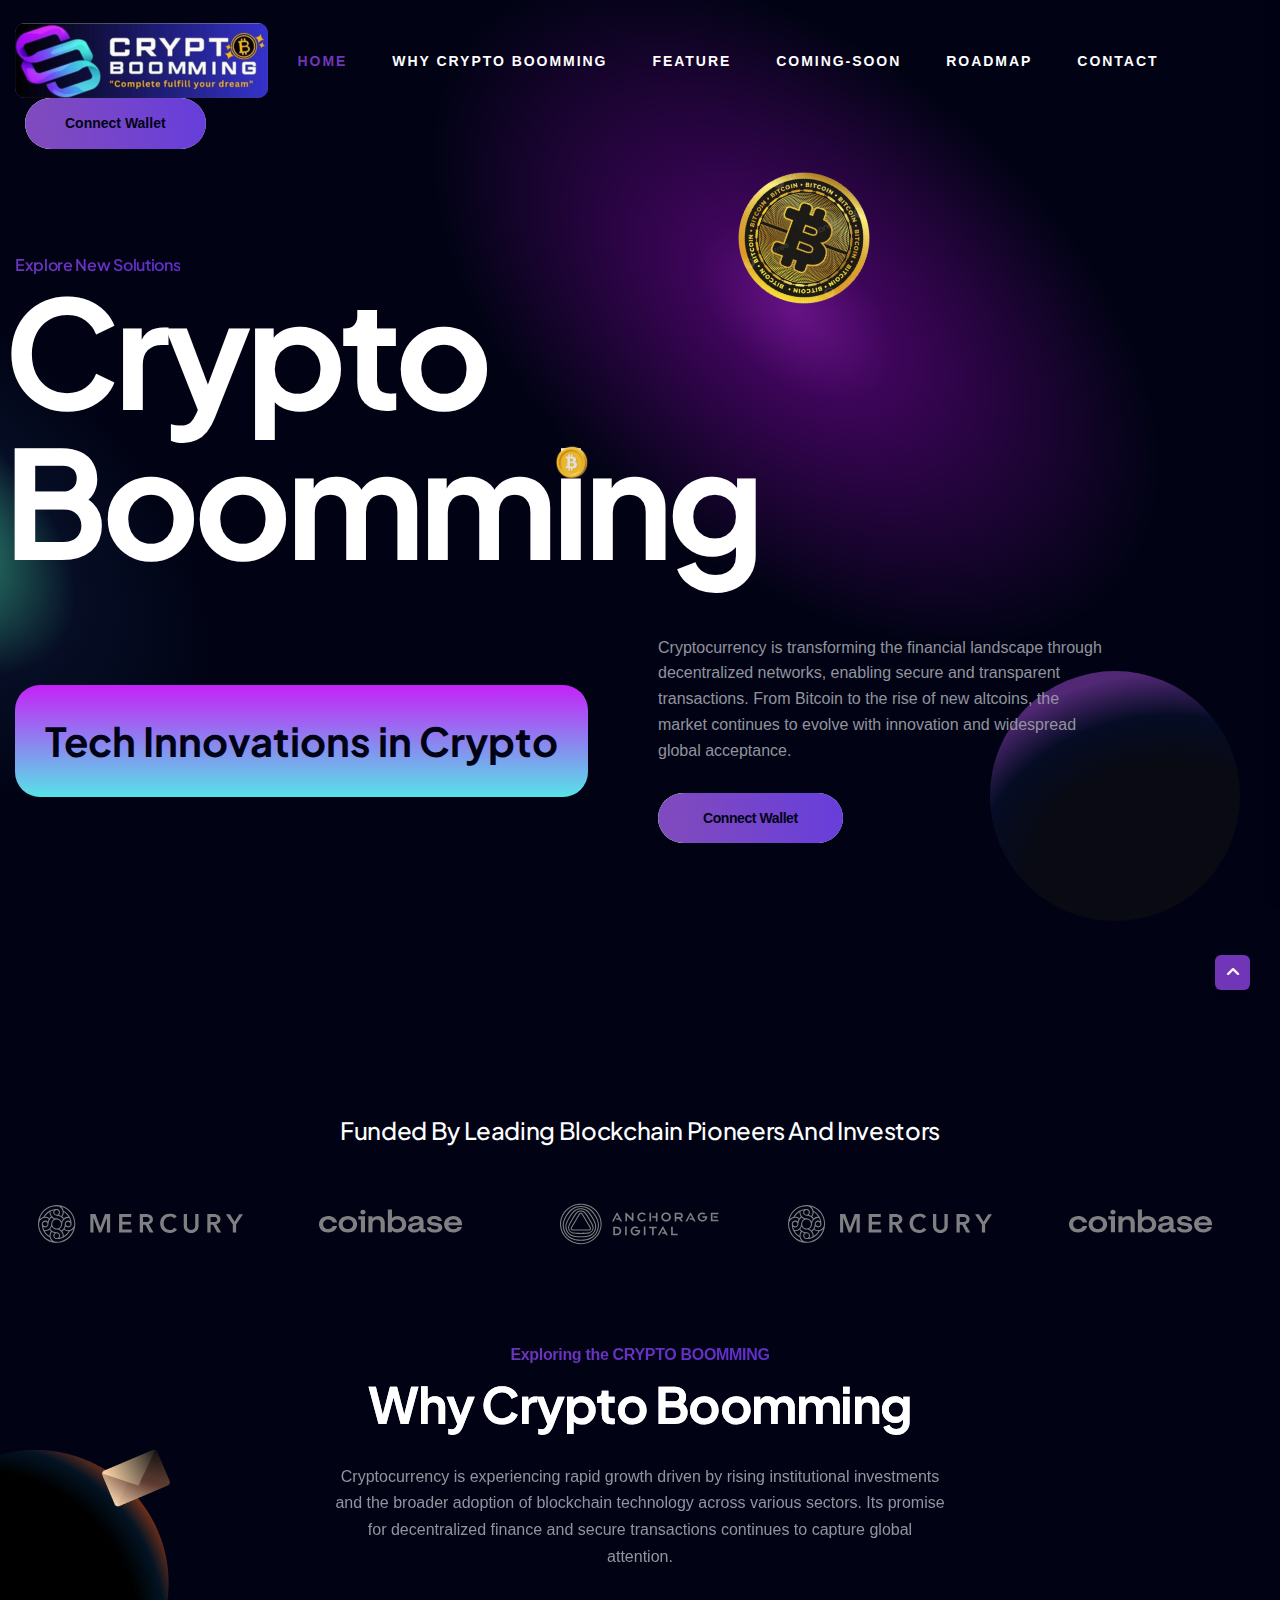
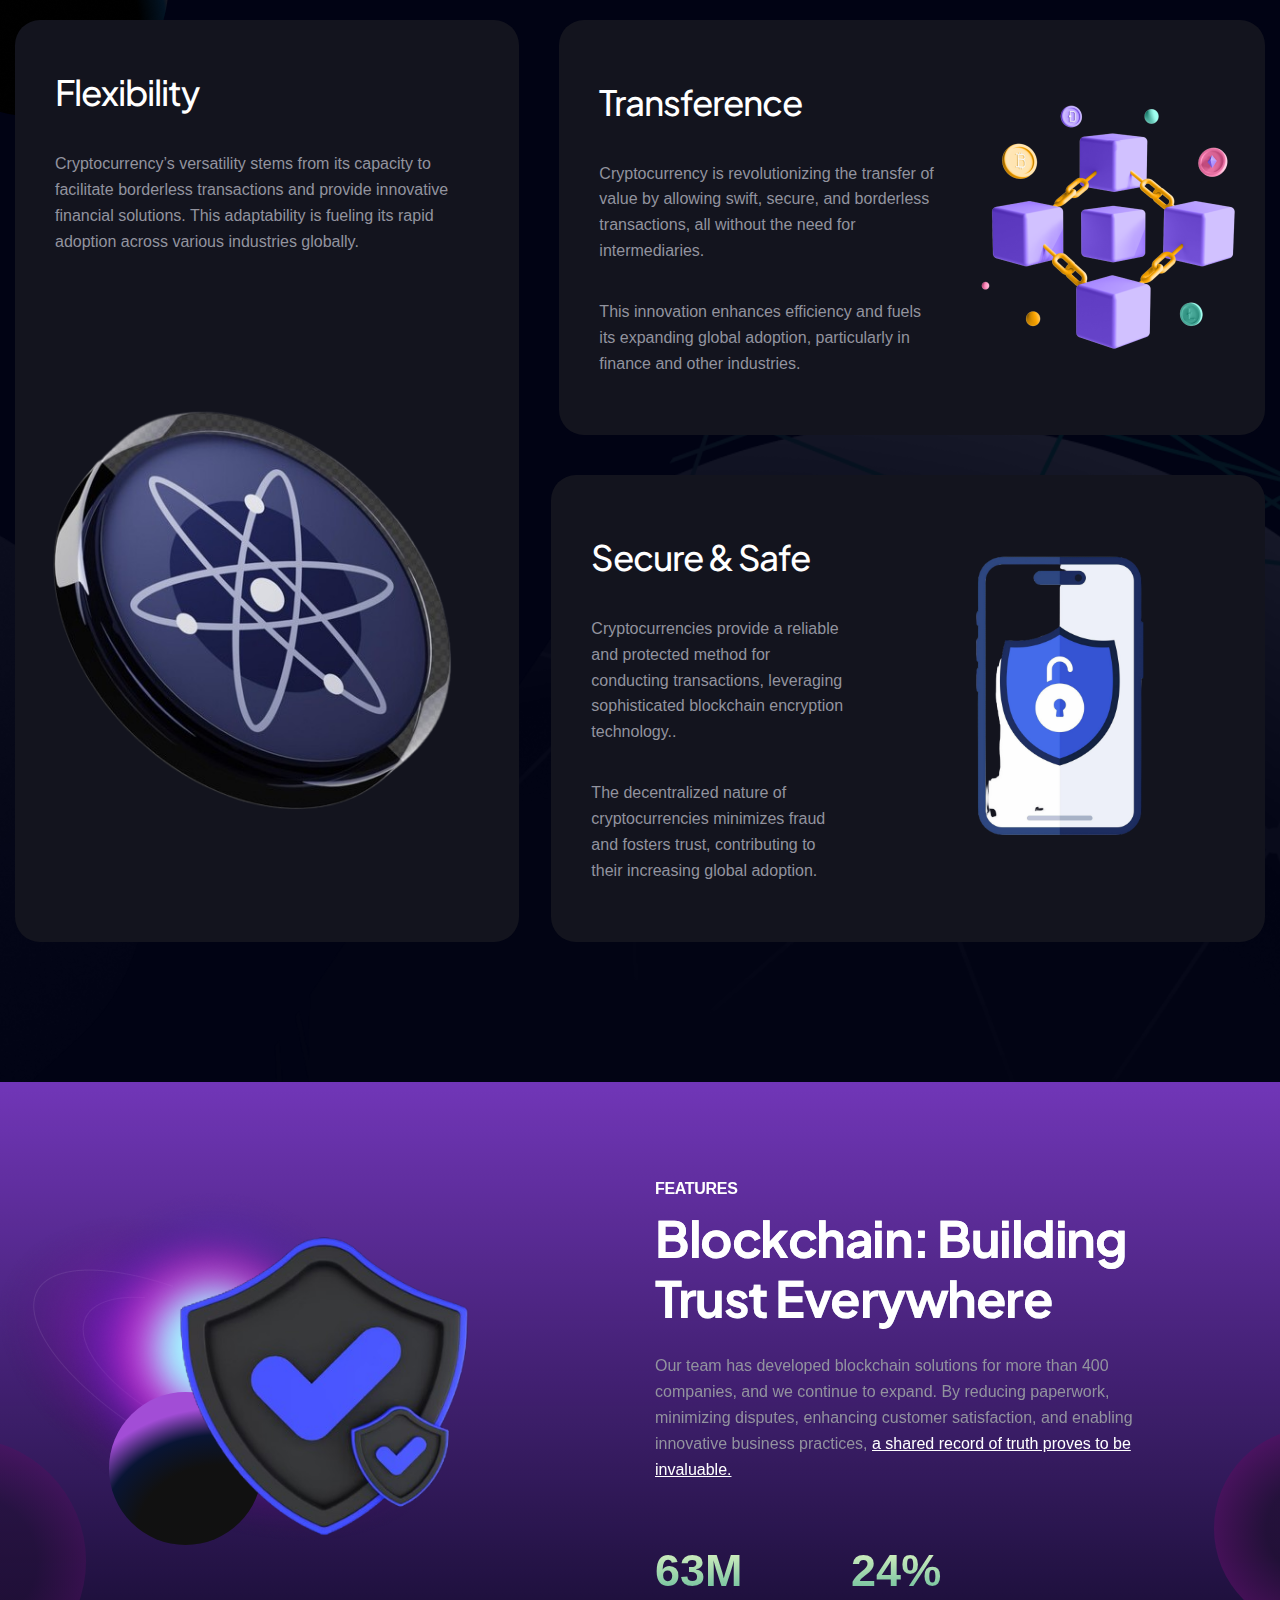
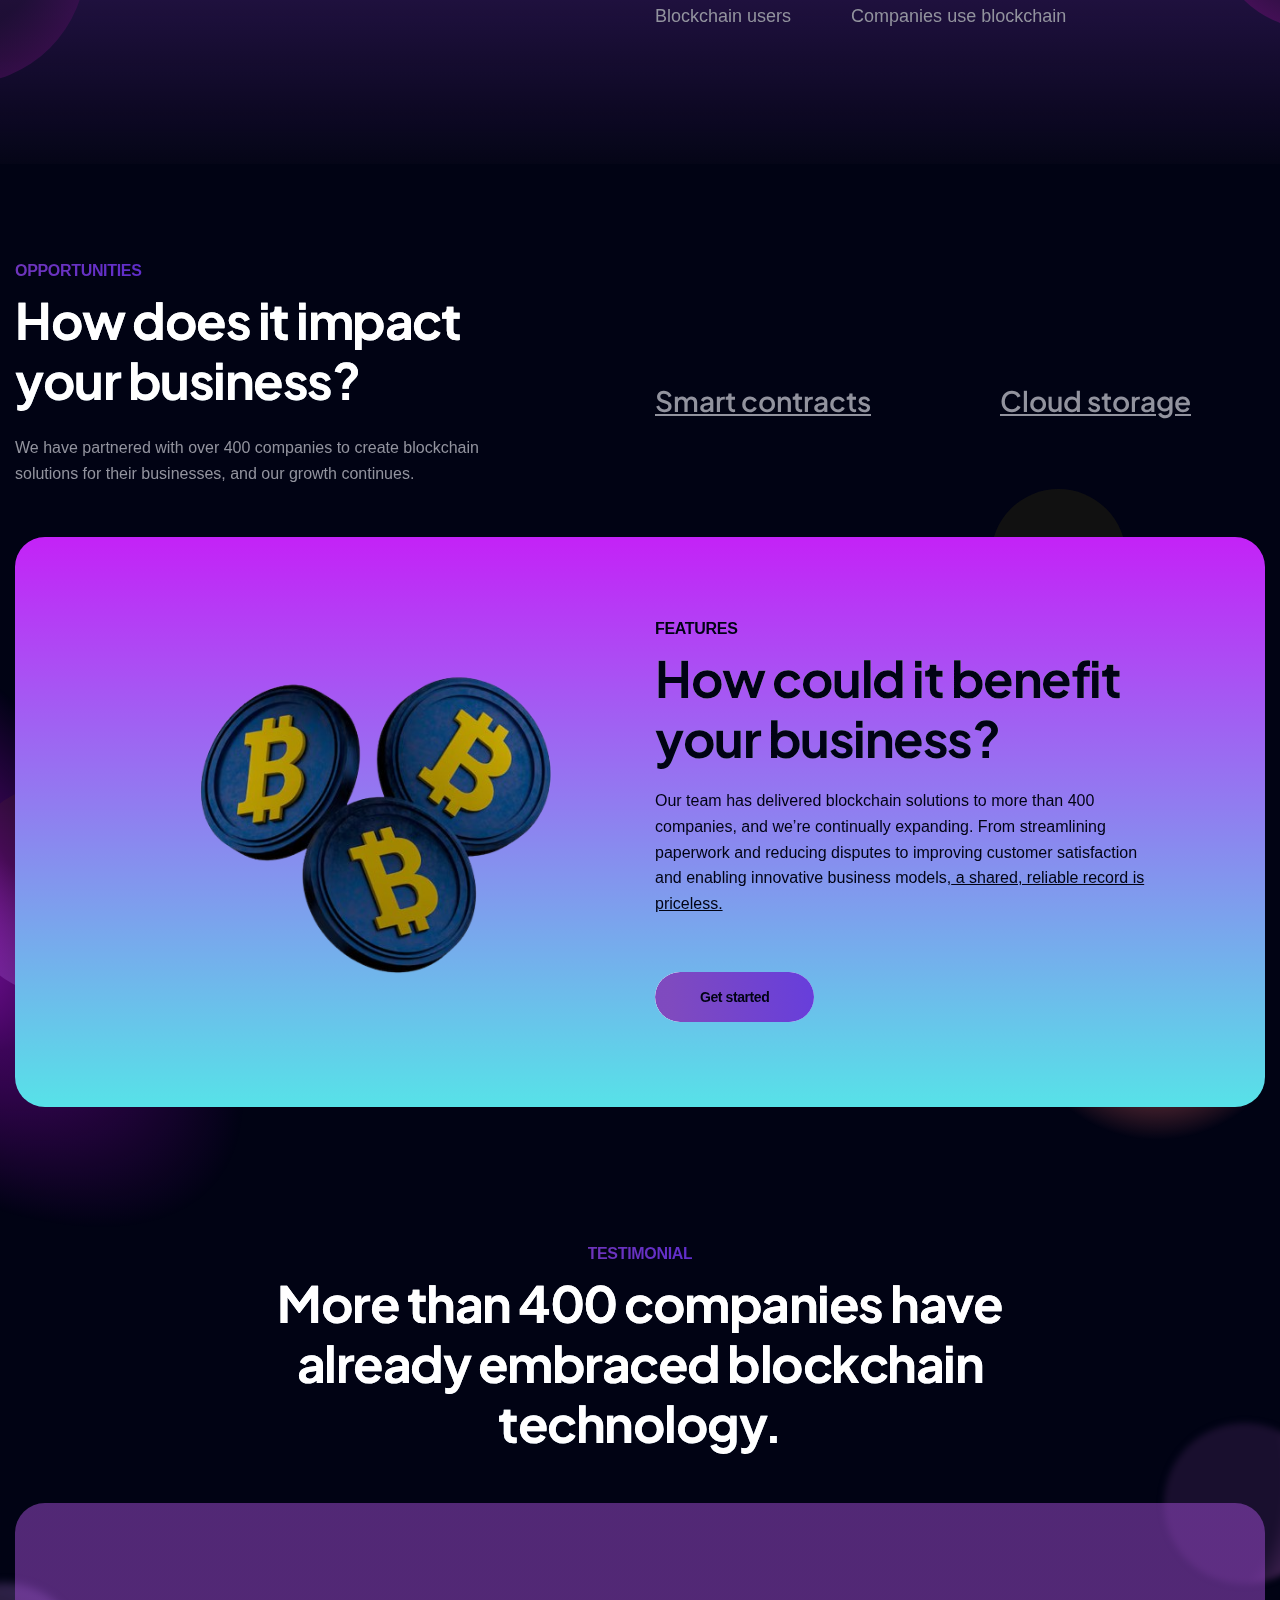
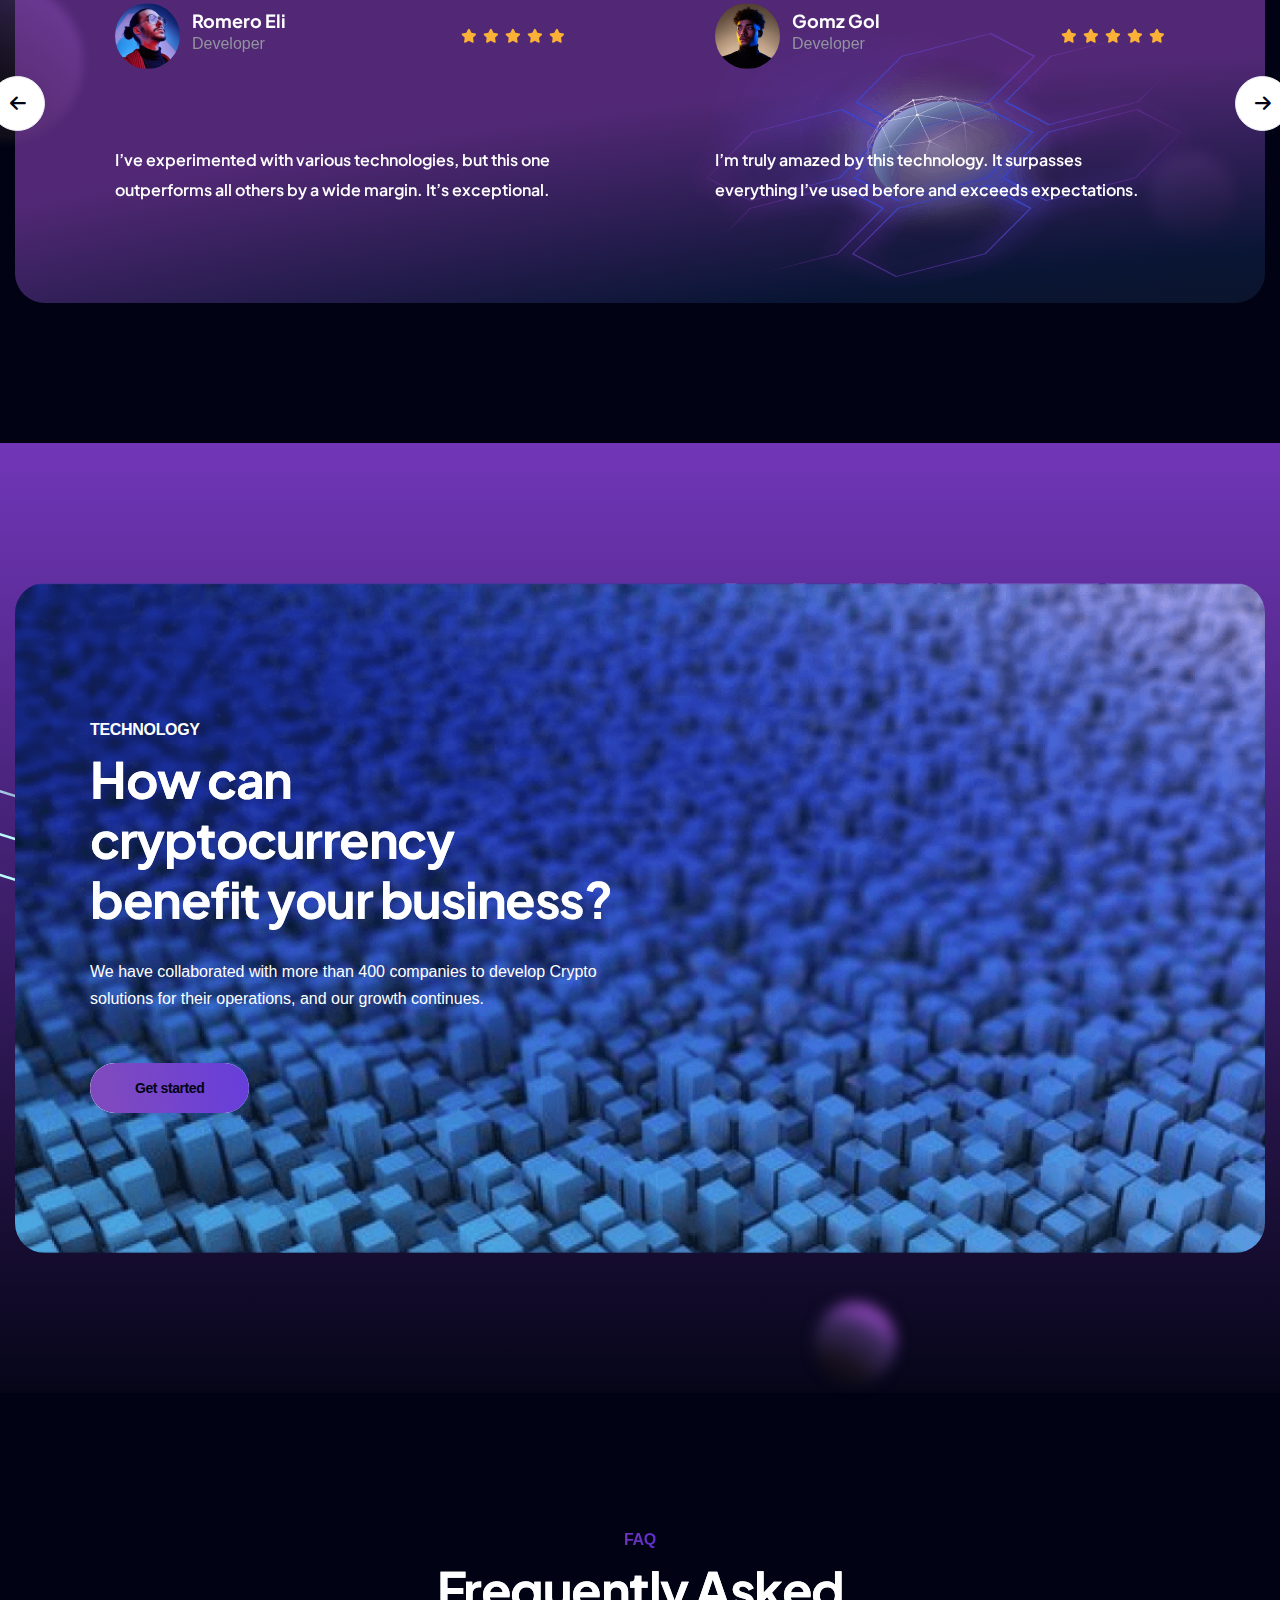
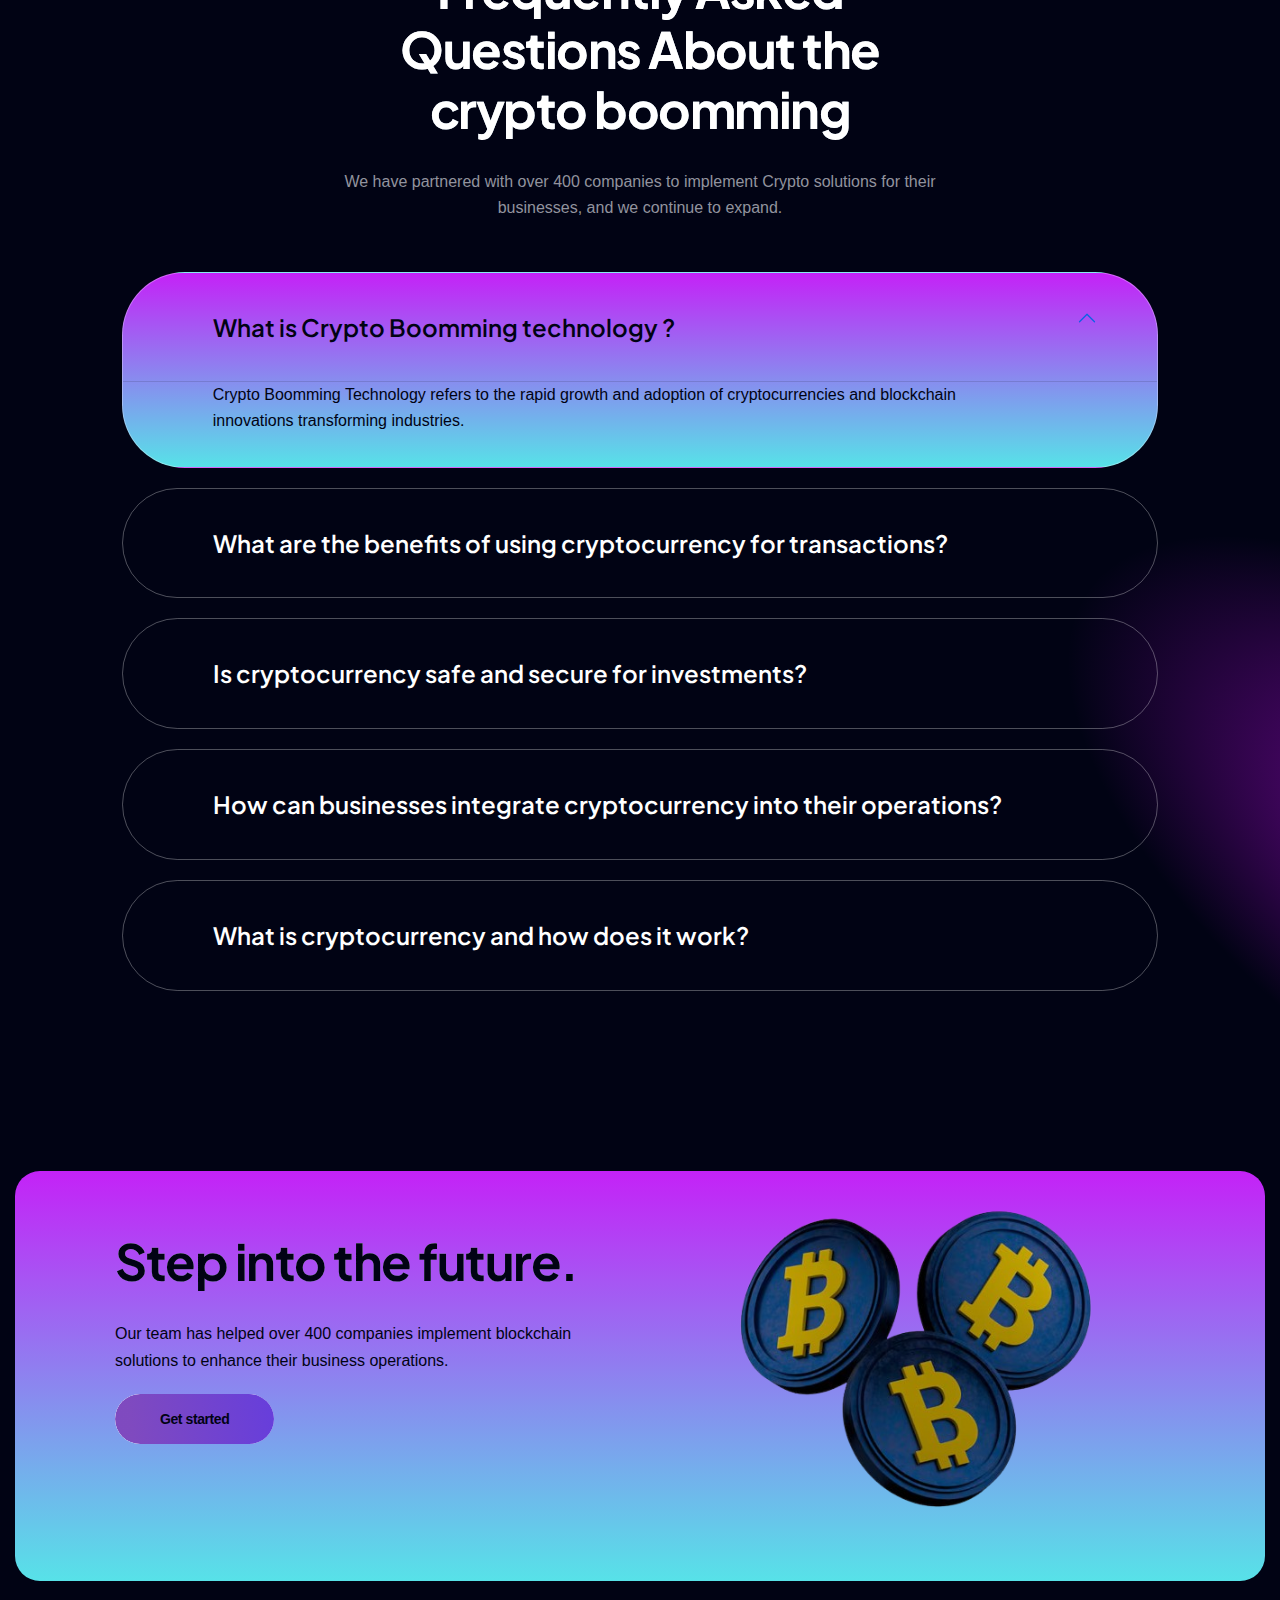
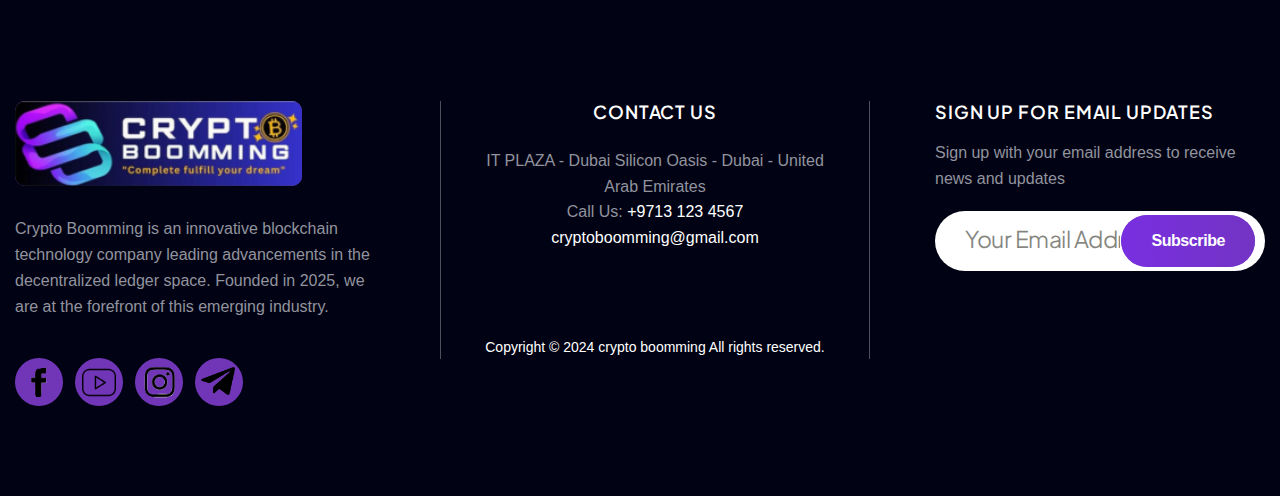
<file: index.html>
<!doctype html>
<html class="no-js" lang="zxx">

<head>
    <meta charset="utf-8">
    <meta http-equiv="x-ua-compatible" content="ie=edge">
    <title>CRYPTO BOOMMING</title>
    <meta name="description" content="cryptoboomming ">
    <meta name="viewport" content="width=device-width, initial-scale=1">

    <link rel="shortcut icon" type="image/x-icon" href="assets/img/image_2024_12_10T09_05_33_521Z-removebg-preview.png">
    <!-- Place favicon.ico in the root directory  -->
    <link rel="stylesheet" href="https://cdnjs.cloudflare.com/ajax/libs/font-awesome/6.7.2/css/all.min.css">
    <!-- CSS here -->
    <link rel="stylesheet" href="assets/css/bootstrap.min.css">
    <link rel="stylesheet" href="assets/css/animate.min.css">
    <!-- <link rel="stylesheet" href="assets/css/fontawesome-all.min.css"> -->
    <link rel="stylesheet" href="assets/css/magnific-popup.min.css">
    <link rel="stylesheet" href="assets/css/slick.css">
    <link rel="stylesheet" href="assets/css/default.css">
    <link rel="stylesheet" href="assets/css/style.css">
    <link rel="stylesheet" href="assets/css/responsive.css">
</head>

<body class="home-purple-gradient">
    <!--********************************
   		Code Start From Here
	******************************** -->

    <!--==============================
     Preloader
    ==============================-->
    <!-- <div id="preloader">
        <div class="spinner">
            <div class="rect1"></div>
            <div class="rect2"></div>
            <div class="rect3"></div>
            <div class="rect4"></div>
            <div class="rect5"></div>
        </div>
    </div> -->
    <!-- Preloader -->

    <!-- Scroll-top -->
    <button class="scroll-top scroll-to-target" data-target="html">
        <i class="fas fa-angle-up"></i>
    </button>
    <!-- Scroll-top-end-->

    <!--==============================
	Header Area
    ==============================-->
    <header id="header" class="header-layout1">
        <div id="sticky-header" class="menu-area transparent-header">
            <div class="container custom-container">
                <div class="row">
                    <div class="col-12">
                        <div class="menu-wrap">
                            <nav class="menu-nav">
                                <div class="logo">
                                    <a href="index.html"><img class="logo-image cb-img-logoo"
                                            src="assets/img/images/Untitled design(18).png"
                                            alt="Logo"></a>
                                </div>
                                <div class="navbar-wrap main-menu d-none d-lg-flex">
                                    <ul class="navigation">
                                        <li class="active menu-item-has-children"><a class="section-link"
                                                href="index.html">Home</a>

                                        </li>
                                        <li><a href="#blockchain" class="section-link">Why Crypto Boomming</a></li>
                                        <li><a href="#feature" class="section-link">Feature</a></li>
                                        <!-- <li class="menu-item-has-children"><a href="#">blog</a> -->

                                        </li>
                                        <li><a href="coming-soon.html">coming-soon</a></li>
                                        <li><a href="roadmap.html">Roadmap</a></li>
                                        <li><a href="contact.html">Contact</a></li>
                                        <li class="py-2 px-3">
                                            <!-- <button class="nav-log-btn "><a class="log-btn log-cta-in" href="login.html">LOG IN</a></button></li> -->
                                    </ul>
                                </div>
                                <div class="header-action">
                                    <ul class="list-wrap">
                                        <li class="header-login"><a class="btn2" href="https://user.crypto-boomming.com/login"> Connect Wallet</a></li>
                                    </ul>
                                </div>
                                <div class="mobile-nav-toggler"> <img style="width: 30px;"
                                        src="/assets/img/togle36-365828_navbar-toggle-icon-menu-hamburger-png-white-removebg-preview.png"
                                        alt=""></div>
                            </nav>
                        </div>
                    </div>
                </div>
            </div>
        </div>
        <!-- Mobile Menu  -->
        <div class="mobile-menu">
            <nav class="menu-box">
                <div class="close-btn"><img style="width: 20px;" src="/assets/img/1croseimages-removebg-preview.png"
                        alt=""></div>
                <div class="nav-logo">
                    <!-- <a href="index.html"><img src="/assets/img/image_2024_12_10T09_05_33_521Z-removebg-preview.png"
                            style="height: 35px; background-color: #7136b8; border-radius: 5px;" alt="Logo"></a> -->
                            <a href="index.html"><img class="logo-image cb-img-logoo"
                                src="assets/img/images/Untitled design(18).png" alt="Logo"></a>
                </div>
                <div class="menu-outer">
                </div>
                <div class="social-links">
                    <ul class="clearfix list-wrap">
                        <li><a href="#"><img width="180"
                                    src="/assets/img/Screenshot_from_2024-11-28_11-33-30-removebg-preview.png"
                                    alt=""></a></li>
                     
                        <li><a href="#"><img style="margin-bottom: 3px; margin-left: 2px;"
                                    src="/assets/img/inScreenshot_from_2024-11-28_11-39-37-removebg-preview.png"
                                    alt=""></a></li>
                        <li><a href="#"> <img style=" margin-bottom: 3px; margin-left: -2px;"
                                    src="/assets/img/whatScreenshot_from_2024-11-28_11-42-27-removebg-preview.png"
                                    alt=""></a></li>
                                    <li><a href="https://t.me/crypto_boomingofficial"> <img style="width: 25px;" src="assets/img/images/tttimages-removebg-preview.png" alt=""> </a></li>
                    </ul>
                </div>
            </nav>
        </div>
        <div class="menu-backdrop"></div>
    </header>

    <!--==============================
    Hero Area
    ==============================-->
    <div class="hero-wrapper hero-2">
        <div class="hero-bg-gradient1"></div>
        <div class="hero-bg-gradient2"></div>
        <div class="hero-gradient-ball alltuchtopdown"></div>
        <div class="ripple-shape">
            <span class="ripple-1"></span>
            <span class="ripple-2"></span>
            <span class="ripple-3"></span>
            <span class="ripple-4"></span>
            <span class="ripple-5"></span>
        </div>
        <div class="container">
            <div class="hero-style2">
                <div class="row">
                    <img class="gif-img coin-img" 
                        src="./assets/img/images/1pngtree-crypto-currency-bitcoin-vector-png-png-image_8366216-removebg-preview.png" alt="gof-video">
                        <!-- <img class="coin-img-cb text-left justify-content-center" style="max-width: 200px; width: 100%;" src="./assets/img/images/bitcoin-cryptocurrency-3d-render-free-png-removebg-preview.png" alt=""> -->

                    <div class="col-lg-12">
                        <h6 class="hero-subtitle">Explore New Solutions</h6>
                        <h1 class="hero-title">Crypto </br> Boomm<span>i<img class="bitcoin"
                                    src="assets/img/update/hero/bitcoin.svg" alt="img"></span>ng</h1>
                        <div class="btn-wrap">
                            <h3 class="hero-title2">Tech Innovations in Crypto</h3>
                            <div class="hero-content">
                                <p class="hero-text">Cryptocurrency is transforming the financial landscape through decentralized networks, enabling secure and transparent transactions. From Bitcoin to the rise of new altcoins, the market continues to evolve with innovation and widespread global acceptance.</p>
                                <a href="https://user.crypto-boomming.com/login" class="btn btn3">
                                    Connect Wallet
                                </a>
                            </div>
                        </div>
                    </div>

                </div>
            </div>
        </div>
    </div>
    <!--======== / Hero Section ========-->
    <div class="timer-cards d-flex justify-content-center">
        <!-- <h3 class="timer-card px-2 px-3" id="timer"></h3> -->
      </div>
    <!--==============================
    Brand Area 3
    ==============================-->
    <div class="brand-area3">
        <div class="container">
            <div class="row g-0">
                <div class="col-lg-12">
                    <div class="brand-title2 text-center">
                        <h6 class="title">Funded by Leading Blockchain Pioneers and Investors</h6>
                    </div>
                </div>
            </div>
            <div class="brand-item-wrap3">
                <div class="row g-0 gap-5  brand-active2">
                    <div class="col-12">
                        <div class="brand-item ">
                            <img src="assets/img/update/client/client-2-1.svg" alt="img">
                        </div>
                    </div>
                    <div class="col-12">
                        <div class="brand-item ">
                            <img src="assets/img/update/client/client-2-2.svg" alt="img">
                        </div>
                    </div>
                    <div class="col-12">
                        <div class="brand-item ">
                            <img src="assets/img/update/client/client-2-3.svg" alt="img">
                        </div>
                    </div>
                    <div class="col-12">
                        <div class="brand-item ">
                            <img src="assets/img/update/client/client-2-4.svg" alt="img">
                        </div>
                    </div>
                    <div class="col-12">
                        <div class="brand-item ">
                            <img src="assets/img/update/client/client-2-5.svg" alt="img">
                        </div>
                    </div>
                    <div class="col-12">
                        <div class="brand-item ">
                            <img src="assets/img/update/client/client-2-1.svg" alt="img">
                        </div>
                    </div>
                    <div class="col-12">
                        <div class="brand-item ">
                            <img src="assets/img/update/client/client-2-2.svg" alt="img">
                        </div>
                    </div>
                    <div class="col-12">
                        <div class="brand-item ">
                            <img src="assets/img/update/client/client-2-3.svg" alt="img">
                        </div>
                    </div>
                </div>
            </div>
        </div>
    </div>

    <!--==============================
    Feature Area 02
    ==============================-->
    <div class="feature-area-2 position-relative overflow-hidden"
        style="background-image: url(assets/img/update/bg/feature-area-bg.png); background-size: cover; background-position: center;"
        id="blockchain">
        <div class="feature-area-shape feature-shap-bg">
            <img class="feature-shape2-1 alltuchtopdown" src="assets/img/update/feature/feature-shape-2-1.png"
                alt="img">
            <img class="feature-shape2-2 alltuchtopdown" src="assets/img/update/feature/feature-shape-2-2.png"
                alt="img">
            <img class="feature-shape2-3 leftToRight" src="assets/img/update/feature/feature-shape-2-3.png" alt="img">
        </div>
        <div class="container">
            <div class="row justify-content-center">
                <div class="col-xl-6 col-lg-8">
                    <div class="section-title text-center mb-50">
                        <span class="sub-title">Exploring the CRYPTO BOOMMING</span>
                        <h2 class="title style2">Why Crypto Boomming</h2>
                        <p class="sec-text">Cryptocurrency is experiencing rapid growth driven by rising institutional investments and the broader adoption of blockchain technology across various sectors. Its promise for decentralized finance and secure transactions continues to capture global attention.
                        </p>
                    </div>
                </div>
            </div>
            <div class="feature-grid-wrap">
                <div class="feature-card-grid">
                    <div class="feature-card-details">
                        <h3 class="feature-card-title">Flexibility</h3>
                        <p class="feature-card-text">
                            Cryptocurrency’s versatility stems from its capacity to facilitate borderless transactions and provide innovative financial solutions. This adaptability is fueling its rapid adoption across various industries globally.</p>
                        <div class="checklist">

                        </div>
                    </div>
                    <div class="feature-card-img">
                        <img class="alltuchtopdown" src="assets/img/update/feature/cosmos-atom-glass-crypto-coin-3d-illustration_525043-6328-removebg-preview.png" alt="img">
                    </div>
                </div>
                <div class="feature-card-grid">
                    <div class="feature-card-details">
                        <h3 class="feature-card-title">Transference</h3>
                        <p class="feature-card-text">Cryptocurrency is revolutionizing the transfer of value by allowing swift, secure, and borderless transactions, all without the need for intermediaries.</p>
                        <p class="feature-card-text"> This innovation enhances efficiency and fuels its expanding global adoption, particularly in finance and other industries.</p>
                    </div>
                    <div class="feature-card-img">
                        <img src="assets/img/update/feature/feature-card-thumb-2.png" alt="img">
                    </div>
                </div>
                <div class="feature-card-grid">
                    <div class="feature-card-details">
                        <h3 class="feature-card-title">Secure & Safe</h3>
                        <p class="feature-card-text">Cryptocurrencies provide a reliable and protected method for conducting transactions, leveraging sophisticated blockchain encryption technology.. </p>
                        <p class="feature-card-text">The decentralized nature of cryptocurrencies minimizes fraud and fosters trust, contributing to their increasing global adoption.</p>
                    </div>
                    <div class="feature-card-img">
                        <img class="mobile-img" src="assets/img/update/feature/Untitled.png" alt="img">
                    </div>
                </div>
            </div>
        </div>
    </div>

    <!--==============================
    Feature Area 03
    ==============================-->
    <div class="feature-area-3 overflow-hidden position-relative z-index-common" id="feature">
        <div class="bg-gradient-5"></div>
        <div class="feature-shape-3-1 alltuchtopdown"></div>
        <div class="feature-shape-3-2 alltuchtopdown"></div>
        <div class="container">
            <div class="row">
                <div class="col-xl-6 text-center">
                    <div class="feature-thumb-wrap">
                        <img class="feature-thumb-3-1 alltuchtopdown" src="assets/img/update/normal/tick-removebg-preview(1).png"
                            alt="img">
                        <img class="feature-thumb-3-2" src="assets/img/update/feature/feature-thumb-3-1.png" alt="img">
                        <div class="feature-thumb-circle spin"></div>
                    </div>
                </div>
                <div class="col-xl-5">
                    <div class="section-title mb-75">
                        <span class="sub-title text-white">FEATURES</span>
                        <h2 class="title style2">Blockchain: Building Trust Everywhere</h2>
                        <p class="mt-25">
                            Our team has developed blockchain solutions for more than 400 companies, and we continue to expand. By reducing paperwork, minimizing disputes, enhancing customer satisfaction, and enabling innovative business practices,  <a class="text-decoration-underline text-white" href="#">a shared record of truth proves to be invaluable.</a>
                        </p>
                    </div>
                    <div class="counter-grid-wrap">
                        <div class="counter-wrap">
                            <div class="counter-card">
                                <h3 class="counter-card_number">
                                    63M
                                </h3>
                                <p class="counter-card_text">Blockchain users</p>
                            </div>
                        </div>
                        <div class="counter-wrap">
                            <div class="counter-card">
                                <h3 class="counter-card_number">
                                    24%
                                </h3>
                                <p class="counter-card_text">Companies use blockchain</p>
                            </div>
                        </div>
                    </div>
                </div>
            </div>
        </div>
    </div>

    <!--==============================
    Feature Area 04
    ==============================-->
    <div class="feature-area-4 overflow-hidden position-relative z-index-common">
        <div class="feature-shape-4-1  spin"></div>
        <div class="feature-shape-4-2 alltuchtopdown"></div>
        <div class="feature-shape-4-3 alltuchtopdown"></div>
        <div class="feature-shape-4-4"></div>
        <div class="container">
            <div class="row justify-content-between align-items-center">
                <div class="col-xl-5">
                    <div class="section-title mb-50">
                        <span class="sub-title">
                            OPPORTUNITIES</span>
                        <h2 class="title style2">How does it impact your business?</h2>
                        <p class="mt-25">We have partnered with over 400 companies to create blockchain solutions for their businesses, and our growth continues.</a>
                        </p>
                    </div>
                </div>
                <div class="col-xl-6">
                    <ul class="feature-category-list mb-xl-0 mb-60">
                        <li>
                            <a href="blog-details.html">Smart contracts</a>
                        </li>
                        <!-- <li>
                            <a href="blog-details.html">Paying employees</a>
                        </li> -->
                        <li>
                            <a href="blog-details.html">Cloud storage</a>
                        </li>
                        <!-- <li>
                            <a href="blog-details.html">Electronic voting</a>
                        </li> -->
                    </ul>
                </div>
            </div>
            <div class="feature-wrap-4">
                <div class="row align-items-center">
                    <div class="col-lg-6">
                        <div class="feature-wrap4-thumb text-center alltuchtopdown">
                            <img src="assets/img/update/normal/3d-rendering-blue-bitcoin-coin_974008-14_1_-removebg-preview.png" alt="img">
                        </div>
                    </div>
                    <div class="col-lg-6">
                        <div class="section-title mb-0">
                            <span class="sub-title text-title">FEATURES</span>
                            <h2 class="title style2 text-title">How could it benefit your business?</h2>
                            <p class="text-title mt-20 mb-55">Our team has delivered blockchain solutions to more than 400 companies, and we’re continually expanding. From streamlining paperwork and reducing disputes to improving customer satisfaction and enabling innovative business models,<a
                                    class="text-title text-decoration-underline" href="#"> a shared, reliable record is priceless.</a></p>
                            <a href="contact.html" class="btn btn btn3">
                                Get started
                            </a>
                        </div>
                    </div>
                </div>
            </div>
        </div>
    </div>

    <!--==============================
        Testimonia Area
    ==============================-->
    <div class="testimonia-area overflow-hidden">
        <div class="container">
            <div class="row justify-content-center">
                <div class="col-lg-8">
                    <div class="section-title text-center mb-50">
                        <span class="sub-title">TESTIMONIAL</span>
                        <h2 class="title style2">More than 400 companies have already embraced blockchain technology.</h2>
                    </div>
                </div>
            </div>

            <div class="testimonial-wrap-3">
                <div class="testimonial-wrap-circle1 alltuchtopdown"></div>
                <div class="testimonial-wrap-circle2 leftToRight"></div>
                <div class="testimonial-wrap-circle3 leftToRight"></div>
                <div class="testimonial-wrap-bg alltuchtopdown">
                    <img src="assets/img/update/bg/testimonial-4-bg.png" alt="img">
                </div>
                <div class="slider-area testimonial-slider-wrap">
                    <div class="row testimonial-slider1">
                        <div class="col-lg-6 slider-item">
                            <div class="testi-box ">
                                <div class="testi-box-profile">
                                    <div class="testi-box-profile-thumb">
                                        <img src="assets/img/update/testimonial/testi_thumb1_1.png" alt="img">
                                    </div>
                                    <div class="testi-box-profile-details">
                                        <h4 class="testi-box_name">Romero Eli</h4>
                                        <span class="testi-box_desig">Developer</span>
                                    </div>
                                    <div class="testi-box-profile-ratting">
                                        <i class="fas fa-star"></i>
                                        <i class="fas fa-star"></i>
                                        <i class="fas fa-star"></i>
                                        <i class="fas fa-star"></i>
                                        <i class="fas fa-star"></i>
                                    </div>
                                </div>
                                <p class="testi-box_text">I’ve experimented with various technologies, but this one outperforms all others by a wide margin. It’s exceptional.</p>
                            </div>
                        </div>
                        <div class="col-lg-6 slider-item">
                            <div class="testi-box ">
                                <div class="testi-box-profile">
                                    <div class="testi-box-profile-thumb">
                                        <img src="assets/img/update/testimonial/testi_thumb1_2.png" alt="img">
                                    </div>
                                    <div class="testi-box-profile-details">
                                        <h4 class="testi-box_name">Gomz Gol</h4>
                                        <span class="testi-box_desig">Developer</span>
                                    </div>
                                    <div class="testi-box-profile-ratting">
                                        <i class="fas fa-star"></i>
                                        <i class="fas fa-star"></i>
                                        <i class="fas fa-star"></i>
                                        <i class="fas fa-star"></i>
                                        <i class="fas fa-star"></i>
                                    </div>
                                </div>
                                <p class="testi-box_text">I’m truly amazed by this technology. It surpasses everything I’ve used before and exceeds expectations.</p>
                            </div>
                        </div>
                        <div class="col-lg-6 slider-item">
                            <div class="testi-box ">
                                <div class="testi-box-profile">
                                    <div class="testi-box-profile-thumb">
                                        <img src="assets/img/update/testimonial/testi_thumb1_1.png" alt="img">
                                    </div>
                                    <div class="testi-box-profile-details">
                                        <h4 class="testi-box_name">Romero Eli</h4>
                                        <span class="testi-box_desig">Developer</span>
                                    </div>
                                    <div class="testi-box-profile-ratting">
                                        <i class="fas fa-star"></i>
                                        <i class="fas fa-star"></i>
                                        <i class="fas fa-star"></i>
                                        <i class="fas fa-star"></i>
                                        <i class="fas fa-star"></i>
                                    </div>
                                </div>
                                <p class="testi-box_text">I've explored many technologies, but this one stands far ahead of the rest. It's truly remarkable.</p>
                            </div>
                        </div>
                        <div class="col-lg-6 slider-item">
                            <div class="testi-box ">
                                <div class="testi-box-profile">
                                    <div class="testi-box-profile-thumb">
                                        <img src="assets/img/update/testimonial/testi_thumb1_2.png" alt="img">
                                    </div>
                                    <div class="testi-box-profile-details">
                                        <h4 class="testi-box_name">Gomez Goles</h4>
                                        <span class="testi-box_desig">Developer</span>
                                    </div>
                                    <div class="testi-box-profile-ratting">
                                        <i class="fas fa-star"></i>
                                        <i class="fas fa-star"></i>
                                        <i class="fas fa-star"></i>
                                        <i class="fas fa-star"></i>
                                        <i class="fas fa-star"></i>
                                    </div>
                                </div>
                                <p class="testi-box_text">I’m beyond impressed with this technology. It outperforms everything I’ve tried before and is truly top-notch.</p>
                            </div>
                        </div>
                    </div>
                    <button data-slider-prev=".testimonial-slider1" class="slider-arrow prev-btn"><i
                            class="fas fa-arrow-left"></i></button>
                    <button data-slider-next=".testimonial-slider1" class="slider-arrow next-btn"><i
                            class="fas fa-arrow-right"></i></button>
                </div>

            </div>
        </div>
    </div>


    <!--==============================
    Cta Area 2
    ==============================-->
    <div class="pt-140 pb-140 position-relative z-index-common">
        <div class="bg-gradient-5"></div>
        <div class="cta-2-shape1 alltuchtopdown"><img src="assets/img/update/bg/cta-2-shape1.png" alt="img"></div>
        <div class="cta-2-shape2 alltuchtopdown"></div>
        <div class="cta-2-shape3 leftToRight"></div>
        <div class="container">
            <div class="cta-wrap2 pt-140 pb-140"
                style="background-image: url(assets/img/update/bg/cta-2-bg.png); background-size: cover;">
                <div class="row gy-40 align-items-center">
                    <div class="col-xl-6 col-lg-8">
                        <div class="section-title mb-50">
                            <span class="sub-title text-white">TECHNOLOGY</span>
                            <h2 class="title style2">How can cryptocurrency benefit your business?</h2>
                            <p class="sec-text text-white">We have collaborated with more than 400 companies to develop Crypto solutions for their operations, and our growth continues.</p>
                        </div>
                        <a href="contact.html" class="btn btn3">
                            Get started
                        </a>
                    </div>
                    <div class="col-xl-6 col-lg-4">
                        <div class="text-lg-center">
                            <!-- <a href="https://youtu.be/Jngu7KO5Cw4?si=umu3FBTC3cZUlaN5" class="play-btn popup-video"> -->
                                <iframe class="ifram-video" width="560" height="315" src="https://www.youtube.com/embed/Jngu7KO5Cw4?si=umu3FBTC3cZUlaN5" title="YouTube video player" frameborder="0" allow="accelerometer; autoplay; clipboard-write; encrypted-media; gyroscope; picture-in-picture; web-share" referrerpolicy="strict-origin-when-cross-origin" allowfullscreen></iframe>
                                <!-- <i>
                                    <svg width="22" height="23" viewBox="0 0 22 23" fill="none"
                                        xmlns="http://www.w3.org/2000/svg">
                                        <path
                                            d="M1.66602 11.6553V7.50193C1.66602 2.34526 5.31768 0.233597 9.78602 2.81193L13.391 4.8886L16.996 6.96526C21.4643 9.5436 21.4643 13.7669 16.996 16.3453L13.391 18.4219L9.78602 20.4986C5.31768 23.0769 1.66602 20.9653 1.66602 15.8086V11.6553Z"
                                            stroke="white" stroke-width="2" stroke-miterlimit="10"
                                            stroke-linecap="round" stroke-linejoin="round" />
                                    </svg>
                                </i> -->
                            <!-- </a> -->
                        </div>
                    </div>
                </div>
            </div>
        </div>
    </div>

    <!--==============================
    Faq Area 2
    ==============================-->
    <div class="faq-area overflow-hidden position-relative z-index-common">
        <div class="faq-2-shape-1"></div>
        <div class="container">
            <div class="row justify-content-center">
                <div class="col-xl-6 text-center">
                    <div class="section-title mb-50">
                        <span class="sub-title">FAQ</span>
                        <h2 class="title style2">Frequently Asked Questions About the crypto boomming</h2>
                        <p class="sec-text">We have partnered with over 400 companies to implement Crypto solutions for their businesses, and we continue to expand.</p>
                    </div>
                </div>
            </div>
            <div class="row justify-content-center">
                <div class="col-lg-10">
                    <div class="accordion-area accordion" id="faqAccordion">

                        <div class="accordion-card style2">
                            <div class="accordion-header" id="collapse-item-1">
                                <button class="accordion-button " type="button" data-bs-toggle="collapse"
                                    data-bs-target="#collapse-1" aria-expanded="true" aria-controls="collapse-1">What is
                                    Crypto Boomming technology ? </button>

                            </div>
                            <div id="collapse-1" class="accordion-collapse collapse show"
                                aria-labelledby="collapse-item-1" data-bs-parent="#faqAccordion">
                                <div class="accordion-body">
                                    <p class="faq-text">Crypto Boomming Technology refers to the rapid growth and adoption of cryptocurrencies and blockchain innovations transforming industries.</p>
                                </div>
                            </div>
                        </div>


                        <div class="accordion-card style2">
                            <div class="accordion-header" id="collapse-item-2">
                                <button class="accordion-button collapsed" type="button" data-bs-toggle="collapse"
                                    data-bs-target="#collapse-2" aria-expanded="false" aria-controls="collapse-2">What are the benefits of using cryptocurrency for transactions?   
                                </button>
                            </div>
                            <div id="collapse-2" class="accordion-collapse collapse " aria-labelledby="collapse-item-2"
                                data-bs-parent="#faqAccordion">
                                <div class="accordion-body">
                                    <p class="faq-text">The benefits of using cryptocurrency for transactions include faster payments, lower transaction fees, enhanced security, and decentralized control.</p>
                                </div>
                            </div>
                        </div>


                        <div class="accordion-card style2">
                            <div class="accordion-header" id="collapse-item-3">
                                <button class="accordion-button collapsed" type="button" data-bs-toggle="collapse"
                                    data-bs-target="#collapse-3" aria-expanded="false" aria-controls="collapse-3">Is cryptocurrency safe and secure for investments?  </button>
                            </div>
                            <div id="collapse-3" class="accordion-collapse collapse " aria-labelledby="collapse-item-3"
                                data-bs-parent="#faqAccordion">
                                <div class="accordion-body">
                                    <p class="faq-text">Cryptocurrency can be secure for investments if proper security measures, like using wallets and private keys, are followed. However, its volatility and regulatory uncertainties mean it carries risks that investors should carefully consider.</p>
                                </div>
                            </div>
                        </div>

                        <div class="accordion-card style2">
                            <div class="accordion-header" id="collapse-item-4">
                                <button class="accordion-button collapsed" type="button" data-bs-toggle="collapse"
                                    data-bs-target="#collapse-4" aria-expanded="false" aria-controls="collapse-4">How can businesses integrate cryptocurrency into their operations?   </button>
                            </div>
                            <div id="collapse-4" class="accordion-collapse collapse " aria-labelledby="collapse-item-4"
                                data-bs-parent="#faqAccordion">
                                <div class="accordion-body">
                                    <p class="faq-text">Businesses can integrate cryptocurrency by accepting it as a payment method for products or services and using blockchain for secure record-keeping and transactions. Additionally, companies can explore smart contracts and decentralized finance solutions to streamline operations.</p>
                                </div>
                            </div>
                        </div>

                        <div class="accordion-card style2">
                            <div class="accordion-header" id="collapse-item-5">
                                <button class="accordion-button collapsed" type="button" data-bs-toggle="collapse"
                                    data-bs-target="#collapse-5" aria-expanded="false" aria-controls="collapse-5">What is cryptocurrency and how does it work?  </button>
                            </div>
                            <div id="collapse-5" class="accordion-collapse collapse " aria-labelledby="collapse-item-5"
                                data-bs-parent="#faqAccordion">
                                <div class="accordion-body">
                                    <p class="faq-text">Cryptocurrency is a digital or virtual currency that uses cryptography for security and operates on a decentralized blockchain network. It works by enabling peer-to-peer transactions without the need for intermediaries like banks, ensuring secure and transparent exchanges.</p>
                                </div>
                            </div>
                        </div>

                    </div>
                </div>
            </div>
        </div>
    </div>

    <!--==============================
    CTA Area 3
    ==============================-->
    <div class="pb-120 position-relative z-index-common">
        <div class="container">
            <div class="cta-wrap3">
                <div class="cta-wrap-details">
                    <div class="section-title mb-20">
                        <h2 class="title style2 text-title">Step into the future.</h2>
                        <p class="sec-text text-title">Our team has helped over 400 companies implement blockchain solutions to enhance their business operations.</p>
                    </div>
                    <a href="contact.html" class="btn btn3">
                        Get started
                    </a>
                </div>
                <div class="cta-3-thumb movingX">
                    <img style="z-index: -1;" src="assets/img/update/normal/3d-rendering-blue-bitcoin-coin_974008-14_1_-removebg-preview.png" alt="img">
                </div>
            </div>
        </div>
    </div>

    <!--==============================
        Footer Area
    ==============================-->
    <footer class="footer-wrapper footer-layout2 pb-50">
        <div class="container">
            <div class="row justify-content-between">
                <div class="col-xl-auto col-lg-6 order-xl-1">
                    <div class="widget footer-widget">
                        <div class="widget-about">
                            <div class="footer-logo">
                                <a href="index.html"><img class="logo-image cb-img-logoo"
                                        src="assets/img/images/Untitled design(18).png"
                                        style="height: 85px;" alt="Logo"></a>
                            </div>
                            <p class="about-text">Crypto Boomming is an innovative blockchain technology company leading advancements in the decentralized ledger space. Founded in 2025, we are at the forefront of this emerging industry.</p>
                            <div class="social-btn style2">
                                <a href="https://www.facebook.com/share/15L2MWMUZJ/?mibextid=LQQJ4d"><img width="180"
                                        src="/assets/img/Screenshot_from_2024-11-28_11-33-30-removebg-preview.png"
                                        alt=""></a>
                                <a href="https://www.youtube.com/@cryptoboommingofficial">
                                    <!-- <svg xmlns="http://www.w3.org/2000/svg" width="16" height="16" viewBox="0 0 16 16"
                                        fill="none">
                                        <path
                                            d="M10.0596 7.34522L15.8879 0.570312H14.5068L9.44607 6.45287L5.40411 0.570312H0.742188L6.85442 9.46578L0.742188 16.5703H2.12338L7.4676 10.3581L11.7362 16.5703H16.3981L10.0593 7.34522H10.0596ZM8.16787 9.54415L7.54857 8.65836L2.62104 1.61005H4.74248L8.71905 7.29827L9.33834 8.18405L14.5074 15.5779H12.386L8.16787 9.54449V9.54415Z"
                                            fill="currentColor"></path>
                                    </svg> -->
                                    <img style="width: 70%;" src="./assets/img/yypng-clipart-youtube-computer-icons-logo-youtube-angle-triangle-thumbnail-removebg-preview.png" alt="">
                                </a>
                                <a href="https://www.instagram.com/cryptoboommingofficial?igsh=MTJxODg0d3YzdXBtbg%3D%3D&utm_source=qr"> <img style="margin-bottom: 3px; margin-left: 2px;"
                                        src="/assets/img/inScreenshot_from_2024-11-28_11-39-37-removebg-preview.png"
                                        alt=""></a>
                                <a href="https://t.me/crypto_boomingofficial">
                                     <img
                                        style=" margin-bottom: 3px; margin-left: -2px; width: 70%;"
                                        src="/assets/img/tle_images-removebg-preview.png"
                                        alt=""></a>
                            </div>
                        </div>
                    </div>
                </div>

                <div class="col-xl-auto col-lg-6 order-xl-3">
                    <div class="footer-widget widget-newsletter">
                        <h3 class="fw-title">SIGN UP FOR EMAIL UPDATES</h3>
                        <p class="newsletter-text">Sign up with your email address to receive news and updates</p>
                        <form class="newsletter-form">
                            <div class="form-group">
                                <input class="form-control" type="email" placeholder="Your Email Address" required="">
                            </div>
                            <button type="submit" class="btn btn5">Subscribe</button>
                        </form>
                    </div>
                </div>
                <div class="col-xl-auto col-lg-6 order-xl-2">
                    <div class="footer-widget widget-contact">
                        <h3 class="fw-title">CONTACT US</h3>
                        <p class="contact-info-text">IT PLAZA - Dubai Silicon Oasis - Dubai - United Arab Emirates</p>
                        <div class="contact-info-link">Call Us: <a href="tel:8002758777">+9713 123 4567</a></div>
                        <div class="contact-info-link"><a
                                href="mailto:cryptoboomming@gmail.com">cryptoboomming@gmail.com</a></div>
                        <p class="copyright-text">Copyright © 2024 <a href="#">crypto boomming</a> All rights reserved.
                        </p>
                    </div>
                </div>
            </div>
        </div>
    </footer>

    <!--********************************
			Code End  Here
	******************************** -->
    <script>
        // Disable right click
        document.addEventListener('contextmenu', function (e) {
            e.preventDefault();
        });

        // Disable F12, Ctrl+Shift+I, Ctrl+U, and other dev tools shortcuts
        document.addEventListener('keydown', function (e) {
            // F12 key
            if (e.key === "F12") {
                e.preventDefault();
            }
            // Ctrl+Shift+I (Chrome Dev Tools), Ctrl+Shift+C (Element Inspector)
            if (e.ctrlKey && e.shiftKey && (e.key === 'I' || e.key === 'C')) {
                e.preventDefault();
            }
            // Ctrl+U (View Source)
            if (e.ctrlKey && e.key.toLowerCase() === 'u') {
                e.preventDefault();
            }
            // Ctrl+Shift+J (Open Dev Tools)
            if (e.ctrlKey && e.shiftKey && e.key === 'J') {
                e.preventDefault();
            }
        });
    </script>

    <script>
        // Set the date we're counting down to
                var countDownDate = new Date(Date.UTC(2025, 0, 10, 14, 0, 0)).getTime(); // Note: months are 0-indexed (November is 10)
       
               // // Update the count down every 1 second
                var x = setInterval(function () {
       
               //     // Get today's date and time
                    var now = new Date().getTime();
       
               //     // Find the distance between now and the count down date
                    var distance = countDownDate - now;
                    
                    console.log(distance);
       
                    // Time calculations for days, hours, minutes and seconds
                     var days = Math.floor(distance / (1000 * 60  * 60 * 24));
                     var hours = Math.floor((distance % (1000 * 60 * 60 * 24)) / (1000 * 60 * 60));
                     var minutes = Math.floor((distance % (1000 * 60 * 60)) / (1000 * 60));
                     var seconds = Math.floor((distance % (1000 * 60)) / 1000);
        
                   // console.log(days);
                   
               //     // Output the result in an element with id="demo"
                    document.getElementById("timer").innerHTML = days + "d - " + hours + "h - "
                        + minutes + "m - " + seconds + "s ";
       
               //     // If the count down is over, write some text 
                    if (distance < 0) {
                        clearInterval(x);
                        document.getElementById("timer").innerHTML = "EXPIRED";
                        document.getElementById("demo").style.display = "none";
                        document.getElementById("pdfSection").style.display = "block";
                        document.getElementById("comingSoon").textContent = "Download PDF";
                    }
                }, 1000);
              
             </script> 

    <!-- JS here -->
    <script src="assets/js/jquery-3.6.0.min.js"></script>
    <script src="assets/js/bootstrap.min.js"></script>
    <script src="assets/js/jquery.countdown.min.js"></script>
    <script src="assets/js/jquery.appear.js"></script>
    <script src="assets/js/slick.min.js"></script>
    <script src="assets/js/ajax-form.js"></script>
    <script src="assets/js/jquery.easing.js"></script>
    <script src="assets/js/imagesloaded.pkgd.min.js"></script>
    <script src="assets/js/isotope.pkgd.min.js"></script>
    <script src="assets/js/jquery.magnific-popup.min.js"></script>
    <script src="assets/js/wow.min.js"></script>
    <script src="assets/js/main.js"></script>
</body>

</html>
</file>
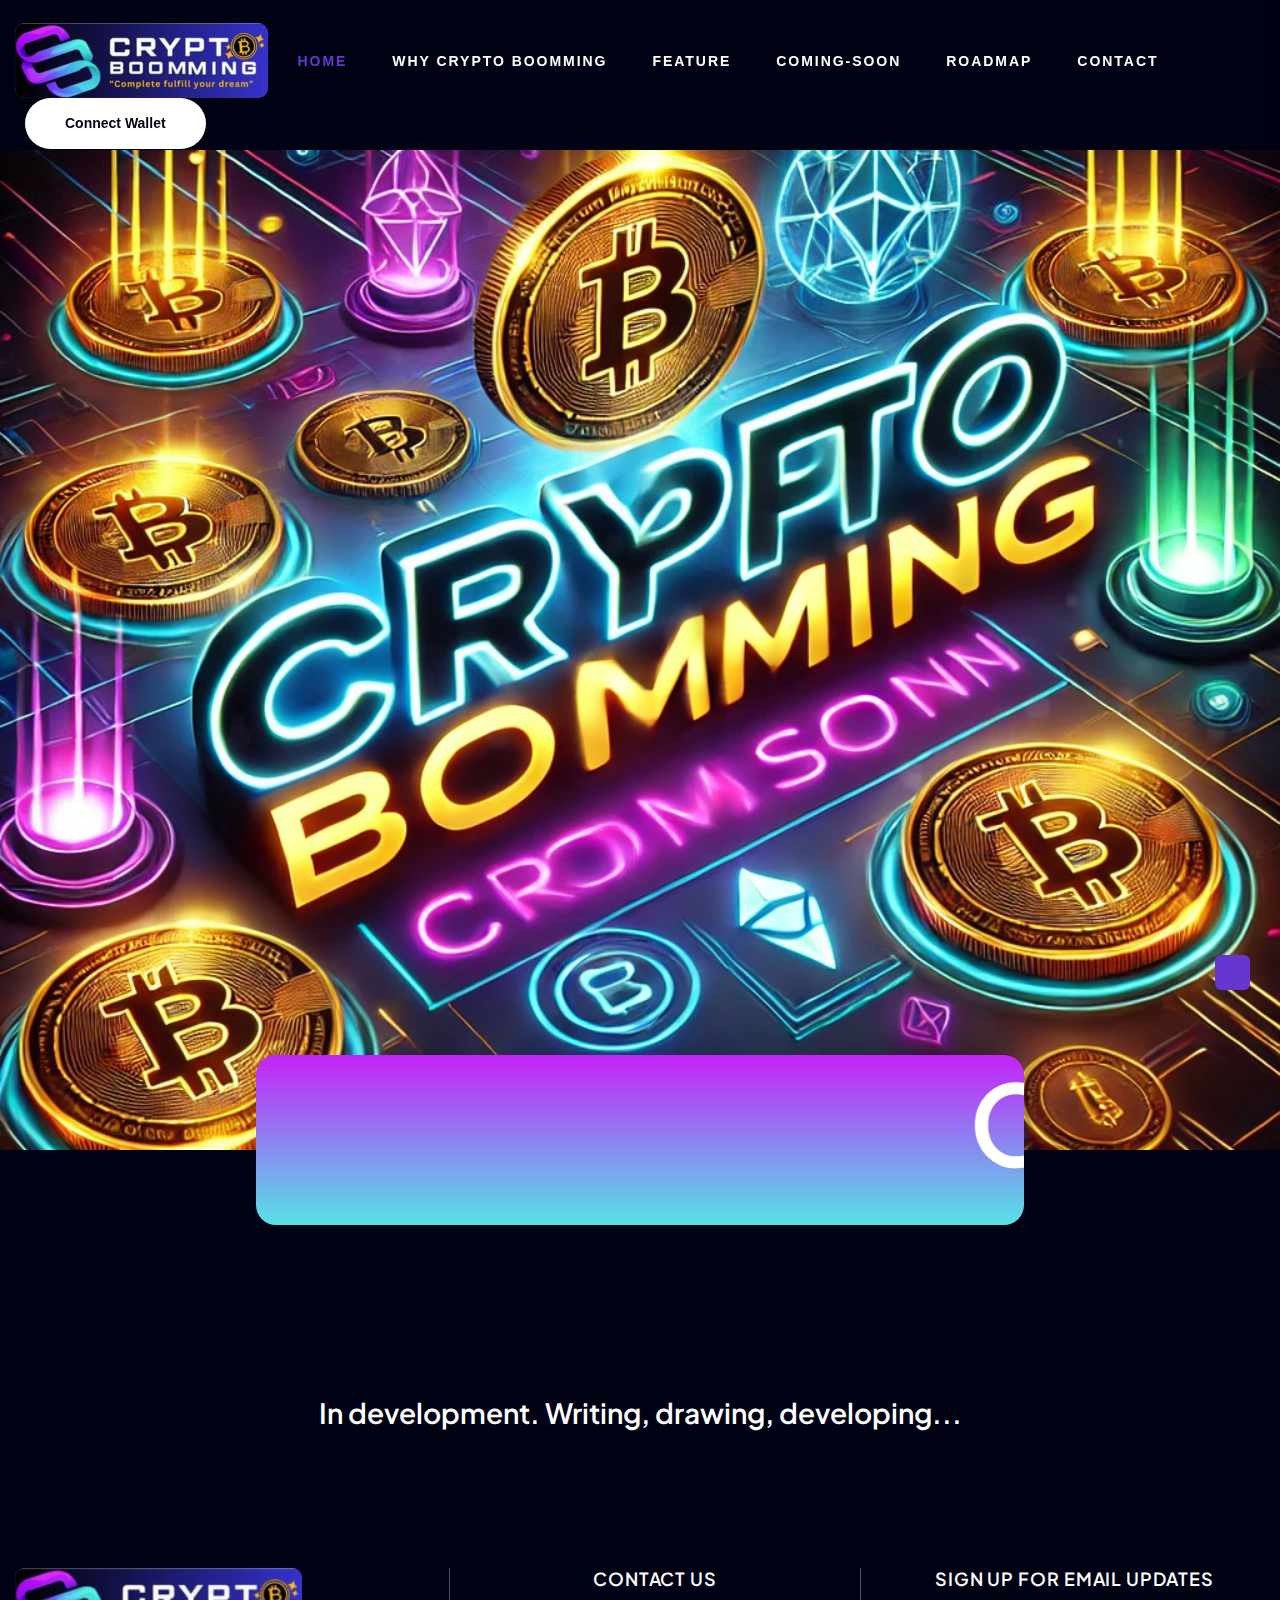
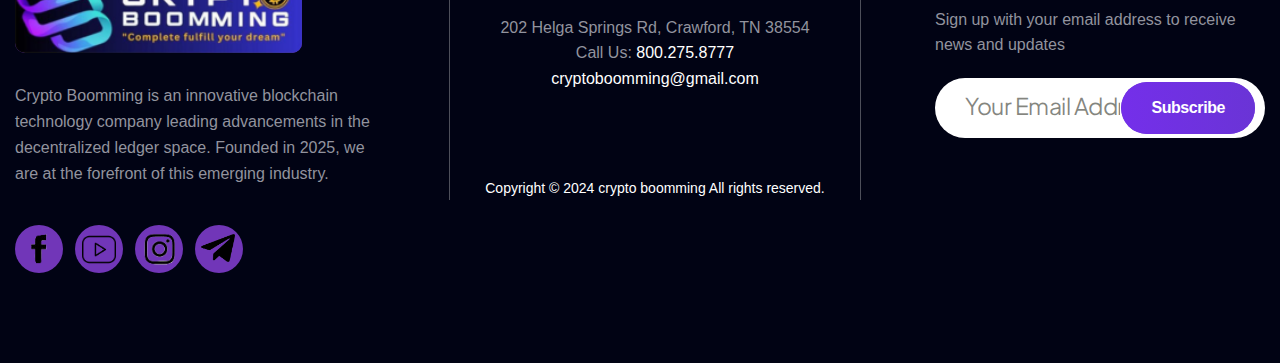
<file: coming-soon.html>
<!DOCTYPE html>
<html lang="en">

<head>
    <meta charset="utf-8">
    <meta http-equiv="x-ua-compatible" content="ie=edge">
    <title>Crypto Boomming</title>
    <meta name="description" content="CRYPTO BOOMMING &amp; Crypto Landing Page Template">
    <meta name="viewport" content="width=device-width, initial-scale=1">
    <link rel="shortcut icon" type="image/x-icon" href="assets/img/image_2024_12_10T09_05_33_521Z-removebg-preview.png">
    <!-- Place favicon.ico in the root directory  -->
    <!-- CSS here -->
    <link rel="stylesheet" href="assets/css/bootstrap.min.css">
    <link rel="stylesheet" href="assets/css/animate.min.css">
    <link rel="stylesheet" href="assets/css/slick.css">
    <link rel="stylesheet" href="assets/css/default.css">
    <link rel="stylesheet" href="assets/css/style.css">
    <link rel="stylesheet" href="assets/css/responsive.css">

    <style>
        @font-face {
            font-family: 'TheFont';
            src: url("https://garet.typeforward.com/assets/fonts/shared/TFMixVF.woff2") format('woff2');
        }

        div.breathe-animation {
            display: flex;
            align-items: center;
            justify-content: center;
            background-color: #010314;
            height: 20vh;
        }

        .breathe-animation span {
            font-family: 'TheFont';
            font-size: clamp(5vw, 10vw, 20vh);
            color: white;
            text-align: center;
            animation: letter-breathe 3s ease-in-out infinite;
        }

        @keyframes letter-breathe {

            from,
            to {
                font-variation-settings: 'wght' 100;
            }

            50% {
                font-variation-settings: 'wght' 1500;
            }
        }

        .crypto-bg-image {
            background: url(assets/img/background/coming.webp);
            width: 100%;
            /* max-width: 500px; */
            height: 1000px;
            max-height: auto;
            /* background-repeat: no-repeat; */

        }
    </style>
</head>

<body>

    <!-- Preloader -->
    <div id="preloader" style="display: none;">
        <div class="spinner">
            <div class="rect1"></div>
            <div class="rect2"></div>
            <div class="rect3"></div>
            <div class="rect4"></div>
            <div class="rect5"></div>
        </div>
    </div>
    <!-- Preloader -->
    <!-- Scroll-top -->
    <button class="scroll-top scroll-to-target" data-target="html">
        <i class="fas fa-angle-up"></i>
    </button>
    <!-- Scroll-top-end-->
    <!-- header-area -->
    <header id="header" class="header-layout1">
        <div id="sticky-header" class="menu-area transparent-header">
            <div class="container custom-container">
                <div class="row">
                    <div class="col-12">
                        <div class="menu-wrap">
                            <nav class="menu-nav">
                                <div class="logo">
                                    <a href="index.html"><img class="logo-image cb-img-logoo"
                                            src="assets/img/images/Untitled design(18).png" alt="Logo"></a>
                                </div>
                                <div class="navbar-wrap main-menu d-none d-lg-flex">
                                    <ul class="navigation">
                                        <li class="active menu-item-has-children"><a class="section-link"
                                                href="index.html">Home</a>

                                        </li>
                                        <li><a href="#blockchain" class="section-link">Why Crypto Boomming</a></li>
                                        <li><a href="#feature" class="section-link">Feature</a></li>
                                        <!-- <li class="menu-item-has-children"><a href="#">blog</a> -->

                                        </li>
                                        <li><a href="coming-soon.html">coming-soon</a></li>
                                        <li><a href="roadmap.html">Roadmap</a></li>
                                        <li><a href="contact.html">Contact</a></li>
                                        <!-- <li> <a class="btn2 nav-log-btn" href="login.html">LOG-IN</a></li> -->
                                        <li class="py-2 px-3">
                                            <!-- <button class="nav-log-btn "><a class="log-btn " href="login.html">LOG
                                                    IN</a></button> -->
                                        </li>
                                    </ul>
                                </div>
                                <div class="header-action">
                                    <ul class="list-wrap">
                                        <li class="header-login"><a class="btn2" href="#"> Connect Wallet</a></li>
                                    </ul>
                                </div>
                                <div class="mobile-nav-toggler"> <img style="width: 30px;"
                                        src="/assets/img/togle36-365828_navbar-toggle-icon-menu-hamburger-png-white-removebg-preview.png"
                                        alt=""></div>
                            </nav>
                        </div>
                    </div>
                </div>
            </div>
        </div>
        <!-- Mobile Menu  -->
        <div class="mobile-menu">
            <nav class="menu-box">
                <div class="close-btn"><img style="width: 20px;" src="/assets/img/1croseimages-removebg-preview.png"
                        alt=""></div>
                <div class="nav-logo">
                    <!-- <a href="index.html"><img src="/assets/img/image_2024_12_10T09_05_33_521Z-removebg-preview.png"
                            style="height: 35px; background-color: #7136b8; border-radius: 5px;" alt="Logo"></a> -->
                            <a href="index.html"><img class="logo-image cb-img-logoo"
                                src="assets/img/images/Untitled design(18).png" alt="Logo"></a>
                </div>
                <div class="menu-outer">
                </div>
                <div class="social-links">
                    <ul class="clearfix list-wrap">
                        <li><a href="#"><img width="180"
                                    src="/assets/img/Screenshot_from_2024-11-28_11-33-30-removebg-preview.png"
                                    alt=""></a></li>
                     
                        <li><a href="#"><img style="margin-bottom: 3px; margin-left: 2px;"
                                    src="/assets/img/inScreenshot_from_2024-11-28_11-39-37-removebg-preview.png"
                                    alt=""></a></li>
                        <li><a href="#"> <img style=" margin-bottom: 3px; margin-left: -2px;"
                                    src="/assets/img/whatScreenshot_from_2024-11-28_11-42-27-removebg-preview.png"
                                    alt=""></a></li>
                                    <li><a href="https://t.me/crypto_boomingofficial"> <img style="width: 25px;" src="assets/img/images/tttimages-removebg-preview.png" alt=""> </a></li>
                    </ul>
                </div>
            </nav>
        </div>
        <div class="menu-backdrop"></div>
    </header>


    <!-- <img src="assets/img/background/coming.webp" alt=""> -->
    <section class="coming-soon-section" style=" text-align: center;">
        <canvas id='beerCanvas' style="width: 100%;
        position: absolute;
        left: 0px;
      ">
        </canvas>
        <div class="crypto-bg-images">
            <img class="bg-cs-img" src="./assets/img/background/coming.webp" alt="">
            <div class="cs-texts-info">
                <marquee width="60%" direction="left" height="150px" style="  background: linear-gradient(180deg, #c422f7 0%, #57e2e8 100%); border-radius: 20px;">
                    <h1 class="coming-text" style="font-size: 112px;">CB COIN Coming Soon</h1>
                </marquee>

                <div class="separator_container" style="border-bottom: none !important;">
                    <div class="separator line_separator1" style="border-bottom: none !important; border-top: none;">

                        <span style="border-bottom: none !important;">

                        </span>
                    </div>
                </div>
               
                <!-- <img style="margin-top: 50px; z-index: -1;" src="/assets/realtime-ticking-stock-chart.gif" alt=""> -->
            </div>
    </div>
</section>


    <div class="breathe-animation flex-column mb-60" >
        <h3 class="text-center">
            In development. Writing, drawing, developing...
        </h3>
        <span>
          
            <!-- <marquee width="70%" behavior="fast" direction="top">Coming Soon </marquee> -->

        </span>
    </div>

    <!-- partial -->
    <!--==============================
        Footer Area
    ==============================-->
    <footer class="footer-wrapper footer-layout2 pb-50">
        <div class="container">
            <div class="row justify-content-between">
                <div class="col-xl-auto col-lg-6 order-xl-1">
                    <div class="widget footer-widget">
                        <div class="widget-about">
                            <div class="footer-logo">
                                <a href="index.html"><img class="logo-image cb-img-logoo"
                                        src="assets/img/images/Untitled design(18).png" style="height: 85px;"
                                        alt="Logo"></a>
                            </div>
                            <p class="about-text">
                                Crypto Boomming is an innovative blockchain technology company leading advancements in the decentralized ledger space. Founded in 2025, we are at the forefront of this emerging industry.</p>
                            <div class="social-btn style2">
                                <a href="https://www.facebook.com/share/15L2MWMUZJ/?mibextid=LQQJ4d"><img width="180"
                                        src="/assets/img/Screenshot_from_2024-11-28_11-33-30-removebg-preview.png"
                                        alt=""></a>
                                <a href="https://www.youtube.com/@cryptoboommingofficial">
                                    <!-- <svg xmlns="http://www.w3.org/2000/svg" width="16" height="16" viewBox="0 0 16 16"
                                        fill="none">
                                        <path
                                            d="M10.0596 7.34522L15.8879 0.570312H14.5068L9.44607 6.45287L5.40411 0.570312H0.742188L6.85442 9.46578L0.742188 16.5703H2.12338L7.4676 10.3581L11.7362 16.5703H16.3981L10.0593 7.34522H10.0596ZM8.16787 9.54415L7.54857 8.65836L2.62104 1.61005H4.74248L8.71905 7.29827L9.33834 8.18405L14.5074 15.5779H12.386L8.16787 9.54449V9.54415Z"
                                            fill="currentColor"></path>
                                    </svg> -->
                                    <img style="width: 70%;"
                                        src="./assets/img/yypng-clipart-youtube-computer-icons-logo-youtube-angle-triangle-thumbnail-removebg-preview.png"
                                        alt="">
                                </a>
                                <a
                                    href="https://www.instagram.com/cryptoboommingofficial?igsh=MTJxODg0d3YzdXBtbg%3D%3D&utm_source=qr">
                                    <img style="margin-bottom: 3px; margin-left: 2px;"
                                        src="/assets/img/inScreenshot_from_2024-11-28_11-39-37-removebg-preview.png"
                                        alt=""></a>
                                <a href="https://t.me/crypto_boomingofficial">
                                    <img style=" margin-bottom: 3px; margin-left: -2px; width: 70%;"
                                        src="/assets/img/tle_images-removebg-preview.png" alt=""></a>
                            </div>
                        </div>
                    </div>
                </div>

                <div class="col-xl-auto col-lg-6 order-xl-3">
                    <div class="footer-widget widget-newsletter">
                        <h3 class="fw-title">SIGN UP FOR EMAIL UPDATES</h3>
                        <p class="newsletter-text">Sign up with your email address to receive news and updates</p>
                        <form class="newsletter-form">
                            <div class="form-group">
                                <input class="form-control" type="email" placeholder="Your Email Address" required="">
                            </div>
                            <button type="submit" class="btn btn5">Subscribe</button>
                        </form>
                    </div>
                </div>
                <div class="col-xl-auto col-lg-6 order-xl-2">
                    <div class="footer-widget widget-contact">
                        <h3 class="fw-title">CONTACT US</h3>
                        <p class="contact-info-text">202 Helga Springs Rd, Crawford, TN 38554</p>
                        <div class="contact-info-link">Call Us: <a href="tel:8002758777">800.275.8777</a></div>
                        <div class="contact-info-link"><a
                                href="mailto:cryptoboomming@gmail.com">cryptoboomming@gmail.com</a></div>
                        <p class="copyright-text">Copyright © 2024 <a href="#">crypto boomming</a> All rights reserved.
                        </p>
                    </div>
                </div>
            </div>
        </div>
    </footer>


    <!--********************************
      Code End  Here
  ******************************** -->
    <!-- <script>
        // Disable right click
        document.addEventListener('contextmenu', function (e) {
            e.preventDefault();
        });

        // Disable F12, Ctrl+Shift+I, Ctrl+U, and other dev tools shortcuts
        document.addEventListener('keydown', function (e) {
            // F12 key
            if (e.key === "F12") {
                e.preventDefault();
            }
            // Ctrl+Shift+I (Chrome Dev Tools), Ctrl+Shift+C (Element Inspector)
            if (e.ctrlKey && e.shiftKey && (e.key === 'I' || e.key === 'C')) {
                e.preventDefault();
            }
            // Ctrl+U (View Source)
            if (e.ctrlKey && e.key.toLowerCase() === 'u') {
                e.preventDefault();
            }
            // Ctrl+Shift+J (Open Dev Tools)
            if (e.ctrlKey && e.shiftKey && e.key === 'J') {
                e.preventDefault();
            }
        });
    </script>  -->
    <!-- JS here -->
    <script src="./script.js"></script>
    <script src="assets/js/jquery-3.6.0.min.js"></script>
    <script src="assets/js/bootstrap.min.js"></script>
    <script src="assets/js/jquery.countdown.min.js"></script>
    <script src="assets/js/jquery.appear.js"></script>
    <script src="assets/js/slick.min.js"></script>
    <script src="assets/js/ajax-form.js"></script>
    <script src="assets/js/jquery.easing.js"></script>
    <script src="assets/js/imagesloaded.pkgd.min.js"></script>
    <script src="assets/js/isotope.pkgd.min.js"></script>
    <script src="assets/js/jquery.magnific-popup.min.js"></script>
    <script src="assets/js/wow.min.js"></script>
    <script src="assets/js/main.js"></script>
</body>

</html>
</file>
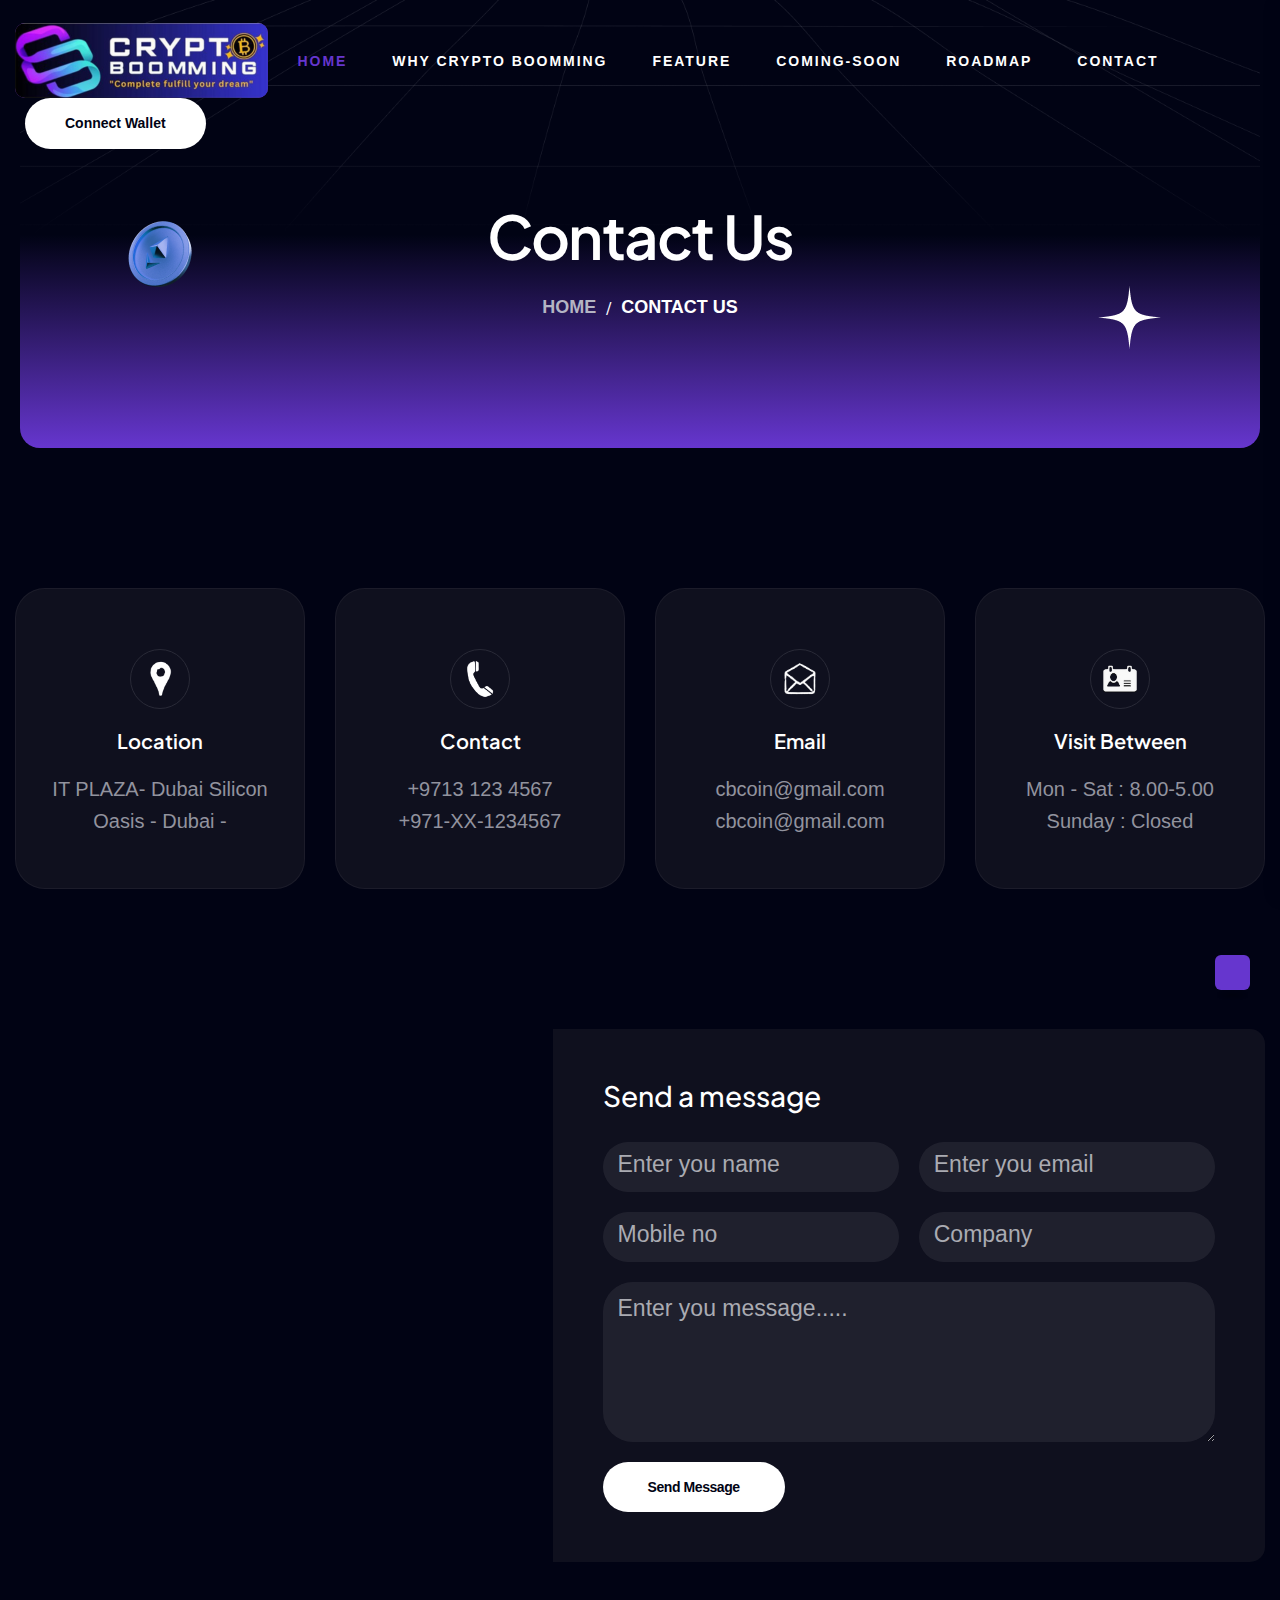
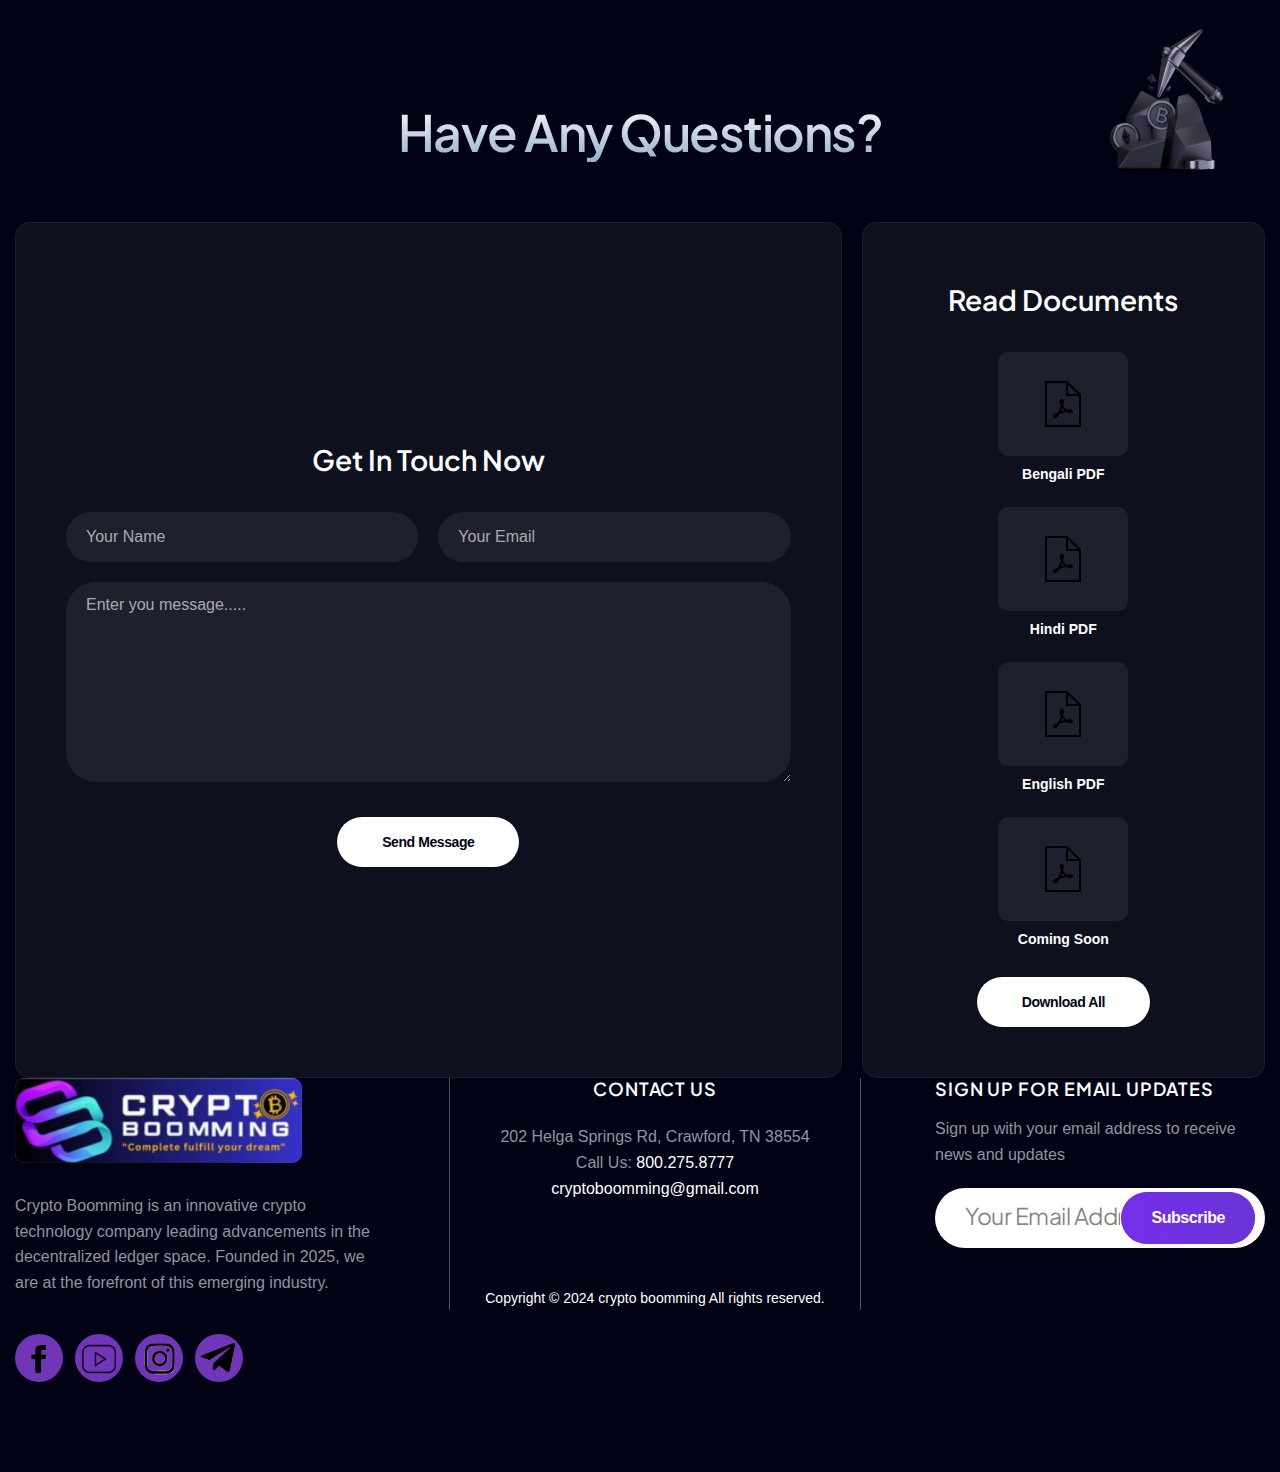
<file: contact.html>
<!DOCTYPE html>
<html lang="en">
<head>
    <meta charset="utf-8">
    <meta http-equiv="x-ua-compatible" content="ie=edge">
    <title>Crypto Boomming</title>
    <meta name="description" content="CRYPTO BOOMMING &amp; Crypto Landing Page Template">
    <meta name="viewport" content="width=device-width, initial-scale=1">
    <link rel="shortcut icon" type="image/x-icon" href="assets/img/image_2024_12_10T09_05_33_521Z-removebg-preview.png">
     <!-- Place favicon.ico in the root directory  -->
    <!-- CSS here -->
    <link rel="stylesheet" href="assets/css/bootstrap.min.css">
    <link rel="stylesheet" href="assets/css/animate.min.css">
    <!-- <link rel="stylesheet" href="assets/css/fontawesome-all.min.css"> -->
  <link rel="stylesheet" href="assets/css/slick.css">
    <link rel="stylesheet" href="assets/css/default.css">
    <link rel="stylesheet" href="assets/css/style.css">
    <link rel="stylesheet" href="assets/css/responsive.css">
</head>
<body> 
    <!-- Preloader -->
     <div id="preloader" style="display: none;">
        <div class="spinner">
            <div class="rect1"></div>
            <div class="rect2"></div>
            <div class="rect3"></div>
            <div class="rect4"></div>
            <div class="rect5"></div>
        </div>
    </div> 
    <!-- Preloader -->
    <!-- Scroll-top -->
     <button class="scroll-top scroll-to-target" data-target="html">
        <i class="fas fa-angle-up"></i>
    </button> 
    <!-- Scroll-top-end-->
    <!-- header-area -->
    <header id="header" class="header-layout1">
        <div id="sticky-header" class="menu-area transparent-header">
            <div class="container custom-container">
                <div class="row">
                    <div class="col-12">
                        <div class="menu-wrap">
                            <nav class="menu-nav">
                                <div class="logo">
                                    <a href="index.html"><img class="logo-image cb-img-logoo" src="assets/img/images/Untitled design(18).png"  alt="Logo"></a>
                                </div>
                                <div class="navbar-wrap main-menu d-none d-lg-flex">
                                    <ul class="navigation">
                                        <li class="active menu-item-has-children"><a class="section-link" href="index.html">Home</a>
                                            
                                        </li>
                                        <li><a href="#blockchain" class="section-link">Why Crypto Boomming</a></li>
                                        <li><a href="#feature" class="section-link">Feature</a></li>
                                        <!-- <li class="menu-item-has-children"><a href="#">blog</a> -->
                                           
                                        </li>
                                        <li><a href="coming-soon.html">coming-soon</a></li>
                                        <li><a href="roadmap.html">Roadmap</a></li>
                                        <li><a href="contact.html">Contact</a></li>
                                        <li class="py-2 px-3">
                                            <!-- <button class="nav-log-btn "><a class="log-btn log-cta-in" href="#">LOG IN</a></button></li> -->
                                    </ul>
                                </div>
                                <div class="header-action">
                                    <ul class="list-wrap">
                                        <li class="header-login"><a class="btn2" href="#"> Connect Wallet</a></li>
                                    </ul>
                                </div>
                                <div class="mobile-nav-toggler"> <img style="width: 30px;" src="/assets/img/togle36-365828_navbar-toggle-icon-menu-hamburger-png-white-removebg-preview.png" alt=""></div>
                            </nav>
                        </div>
                    </div>
                </div>
            </div>
        </div>  
        <!-- Mobile Menu  -->
        <div class="mobile-menu">
            <nav class="menu-box">
                <div class="close-btn"><img style="width: 20px;" src="/assets/img/1croseimages-removebg-preview.png"
                        alt=""></div>
                <div class="nav-logo">
                    <!-- <a href="index.html"><img src="/assets/img/image_2024_12_10T09_05_33_521Z-removebg-preview.png"
                            style="height: 35px; background-color: #7136b8; border-radius: 5px;" alt="Logo"></a> -->
                            <a href="index.html"><img class="logo-image cb-img-logoo"
                                src="assets/img/images/Untitled design(18).png" alt="Logo"></a>
                </div>
                <div class="menu-outer">
                </div>
                <div class="social-links">
                    <ul class="clearfix list-wrap">
                        <li><a href="#"><img width="180"
                                    src="/assets/img/Screenshot_from_2024-11-28_11-33-30-removebg-preview.png"
                                    alt=""></a></li>
                     
                        <li><a href="#"><img style="margin-bottom: 3px; margin-left: 2px;"
                                    src="/assets/img/inScreenshot_from_2024-11-28_11-39-37-removebg-preview.png"
                                    alt=""></a></li>
                        <li><a href="#"> <img style=" margin-bottom: 3px; margin-left: -2px;"
                                    src="/assets/img/whatScreenshot_from_2024-11-28_11-42-27-removebg-preview.png"
                                    alt=""></a></li>
                                    <li><a href="https://t.me/crypto_boomingofficial"> <img style="width: 25px;" src="assets/img/images/tttimages-removebg-preview.png" alt=""> </a></li>
                    </ul>
                </div>
            </nav>
        </div>
        <div class="menu-backdrop"></div>
    </header>  

   
    <main>  
        <!-- breadcrumb-area -->
          <section class="breadcrumb-area breadcrumb-bg" data-background="assets/img/update/bg/breadcrumb_bg.png"
            style="background-image: url(&quot;assets/img/update/bg/breadcrumb_bg.png&quot;);">
            <div class="container">
                <div class="row">
                    <div class="col-lg-12">
                        <div class="breadcrumb-content">
                            <h2 class="title">Contact Us</h2>
                            <nav aria-label="breadcrumb">
                                <ol class="breadcrumb">
                                    <li class="breadcrumb-item"><a href="index.html">Home</a></li>
                                    <li class="breadcrumb-item active" aria-current="page">Contact Us</li>
                                </ol>
                            </nav>
                        </div>
                    </div>
                </div>
            </div>
            <div class="breadcrumb-shape-wrap">
                <img src="assets/img/images/breadcrumb_shape01.png" alt="" class="alltuchtopdown">
                <img src="assets/img/images/breadcrumb_shape02.png" alt="" class="rotateme">
            </div>
        </section> 
        <!-- breadcrumb-area-end -->
        <!-- contact-area -->
          <section class="contact-area pt-140 pb-140">
            <div class="container">
                <div class="contact-info-wrap">
                    <div class="row justify-content-center">
                        <div class="col-xl-3 col-lg-4 col-md-6">
                            <div class="contact-info-item">
                                <div class="icon">
                                    <i class="fas fa-map-marker-alt"> <img style="width: 30px;" src="/assets/img/images/home-1509289-small-removebg-preview.png" alt=""> </i>
                                </div>
                                <div class="content">
                                    <h6 class="title">Location</h6>
                                    <p>IT PLAZA- Dubai Silicon <br/> Oasis - Dubai - </p>
                                </div>
                            </div>
                        </div>
                        <div class="col-xl-3 col-lg-4 col-md-6">
                            <div class="contact-info-item">
                                <div class="icon">
                                    <i class="fas fa-phone-alt"> <img style="width: 30px;" src="/assets/img/images/phone-images-removebg-preview.png" alt=""> </i>
                                </div>
                                <div class="content">
                                    <h6 class="title">Contact</h6>
                                    <p><a href="tel:0123456789">+9713 123 4567</a> <br> <a href="tel:0123456789">
                                        +971-XX-1234567</a></p>
                                </div>
                            </div>
                        </div>
                        <div class="col-xl-3 col-lg-4 col-md-6">
                            <div class="contact-info-item">
                                <div class="icon">
                                    <i class="fas fa-envelope"> <img style="width: 40px;" src="/assets/img/images/email-images-removebg-preview.png" alt=""> </i>
                                </div>
                                <div class="content">
                                    <h6 class="title">Email</h6>
                                    <p><a href="mailto:cryptoboomming.@gmail.com">cbcoin@gmail.com</a> <br>
                                        <a href="mailto:cryptoboomming.@gmail.com">cbcoin@gmail.com</a></p>
                                </div>
                            </div>
                        </div>
                        <div class="col-xl-3 col-lg-4 col-md-6">
                            <div class="contact-info-item">
                                <div class="icon">
                                    <i class="fas fa-business-time"> <img style="width: 40px;" src="/assets/img/images/visitor-identification-icon-universal-09-icon-contact-icon-bD0mieMr-removebg-preview.png" alt=""> </i>
                                </div>
                                <div class="content">
                                    <h6 class="title">Visit Between</h6>
                                    <p>Mon - Sat : 8.00-5.00 <br> Sunday : Closed</p>
                                </div>
                            </div>
                        </div>
                    </div>
                </div>
                <div class="contact-form-wrap">
                    <div class="row g-0">
                        <div class="col-57 order-0 order-lg-2">
                            <div class="contact-form">
                                <h4 class="title">Send a message</h4>
                                <form id="contact-form" action="assets/mail.php" method="POST">
                                    <div class="row">
                                        <div class="col-md-6">
                                            <div class="form-grp">
                                                <input type="text" name="name" placeholder="Enter you name">
                                            </div>
                                        </div>
                                        <div class="col-md-6">
                                            <div class="form-grp">
                                                <input type="email" name="email" placeholder="Enter you email">
                                            </div>
                                        </div>
                                        <div class="col-md-6">
                                            <div class="form-grp">
                                                <input type="number" name="number" placeholder="Mobile no">
                                            </div>
                                        </div>
                                        <div class="col-md-6">
                                            <div class="form-grp">
                                                <input type="text" name="company" placeholder="Company">
                                            </div>
                                        </div>
                                    </div>
                                    <div class="form-grp">
                                        <textarea name="message" placeholder="Enter you message....."></textarea>
                                    </div>
                                    <button type="submit" class="btn">Send Message  </button>
                                </form>
                                <p class="ajax-response mb-0"></p>
                            </div>
                        </div>
                        <div class="col-43">
                            <div class="contact-map">
                                <iframe src="https://www.google.com/maps/embed?pb=!1m18!1m12!1m3!1d1137.8412933748095!2d55.39717508758016!3d25.121454432344592!2m3!1f0!2f0!3f0!3m2!1i1024!2i768!4f13.1!3m3!1m2!1s0x3e5f65a1d99c3fc3%3A0x45a1d433bb8424f2!2sIT%20Plaza!5e0!3m2!1sen!2sin!4v1735043622084!5m2!1sen!2sin" width="600" height="450" style="border:0;" allowfullscreen="" loading="lazy" referrerpolicy="no-referrer-when-downgrade"></iframe>
                            </div>
                        </div>
                    </div>
                </div>
            </div>
        </section>  
        <!-- contact-area-end -->
        <!-- document-area -->
          <section class="document-area">
            <div class="container">
                <div class="document-inner-wrap">
                    <div class="row">
                        <div class="col-lg-12">
                            <div class="section-title text-center mb-60">
                                <h2 class="title">Have Any Questions?</h2>
                            </div>
                        </div>
                    </div>
                    <div class="row">
                        <div class="col-lg-8">
                            <div class="document-form-wrap">
                                <h4 class="title">Get In Touch Now</h4>
                                <form action="#">
                                    <div class="row">
                                        <div class="col-md-6">
                                            <div class="form-grp">
                                                <input type="text" placeholder="Your Name">
                                            </div>
                                        </div>
                                        <div class="col-md-6">
                                            <div class="form-grp">
                                                <input type="email" placeholder="Your Email">
                                            </div>
                                        </div>
                                    </div>
                                    <div class="form-grp">
                                        <textarea name="message" placeholder="Enter you message....."></textarea>
                                    </div>
                                    <button type="submit" class="btn">Send Message</button>
                                </form>
                            </div>
                        </div>
                        <div class="col-lg-4">
                            <div class="document-wrap">
                                <h4 class="title">Read Documents</h4>
                                <ul class="list-wrap">
                                    <li>
                                        <a href="https://drive.google.com/file/d/1KCQQyQVXyYZRENRwkRlnitRKxSN0cfVn/view" target="_blank">
                                            <span class="icon"> <img  src="assets/img/images/icons8-pdf-50.png" alt=""> </i></span>
                                            Bengali PDF
                                        </a>
                                    </li>
                                    <li>
                                        <a href="https://drive.google.com/file/d/1YJXDcFWNjtGf2NSsJiTn4ALmi0FyYrfg/view" target="_blank">
                                            <span class="icon"> <img src="assets/img/images/icons8-pdf-50.png" alt=""></i></span>
                                            Hindi PDF
                                        </a>
                                    </li>
                                    <li>
                                        <a href="https://drive.google.com/file/d/1FBOZp3HILdze7uqE4qoPj9YI-ftqeXoX/view?usp=sharing" target="_blank">
                                            <span class="icon">  <img src="assets/img/images/icons8-pdf-50.png" alt=""> </span>
                                            English PDF 
                                        </a>
                                    </li>
                                    <li>
                                        <a href="#">
                                            <span class="icon"> <img src="assets/img/images/icons8-pdf-50.png" alt=""> </span>
                                            Coming Soon
                                        </a>
                                    </li>
                                </ul>
                                <a href="#" class="btn">Download All</a>
                            </div>
                        </div>
                    </div>
                </div>
            </div>
            <div class="document-shape">
                <img src="assets/img/images/document_shape.png" alt="" class="alltuchtopdown">
            </div>
        </section>
    </main>  
    <!-- main-area-end -->
    <!-- footer-area -->
    <footer class="footer-wrapper footer-layout2 pb-50">
        <div class="container">
            <div class="row justify-content-between">
                <div class="col-xl-auto col-lg-6 order-xl-1">
                    <div class="widget footer-widget">
                        <div class="widget-about">
                            <div class="footer-logo">
                                <a href="index.html"><img class="logo-image cb-img-logoo"
                                        src="assets/img/images/Untitled design(18).png"
                                        style="height: 85px;" alt="Logo"></a>
                            </div>
                            <p class="about-text">
                                Crypto Boomming is an innovative crypto technology company leading advancements in the decentralized ledger space. Founded in 2025, we are at the forefront of this emerging industry.</p>
                            <div class="social-btn style2">
                                <a href="https://www.facebook.com/share/15L2MWMUZJ/?mibextid=LQQJ4d"><img width="180"
                                        src="/assets/img/Screenshot_from_2024-11-28_11-33-30-removebg-preview.png"
                                        alt=""></a>
                                <a href="https://www.youtube.com/@cryptoboommingofficial">
                                    <!-- <svg xmlns="http://www.w3.org/2000/svg" width="16" height="16" viewBox="0 0 16 16"
                                        fill="none">
                                        <path
                                            d="M10.0596 7.34522L15.8879 0.570312H14.5068L9.44607 6.45287L5.40411 0.570312H0.742188L6.85442 9.46578L0.742188 16.5703H2.12338L7.4676 10.3581L11.7362 16.5703H16.3981L10.0593 7.34522H10.0596ZM8.16787 9.54415L7.54857 8.65836L2.62104 1.61005H4.74248L8.71905 7.29827L9.33834 8.18405L14.5074 15.5779H12.386L8.16787 9.54449V9.54415Z"
                                            fill="currentColor"></path>
                                    </svg> -->
                                    <img style="width: 70%;" src="./assets/img/yypng-clipart-youtube-computer-icons-logo-youtube-angle-triangle-thumbnail-removebg-preview.png" alt="">
                                </a>
                                <a href="https://www.instagram.com/cryptoboommingofficial?igsh=MTJxODg0d3YzdXBtbg%3D%3D&utm_source=qr"> <img style="margin-bottom: 3px; margin-left: 2px;"
                                        src="/assets/img/inScreenshot_from_2024-11-28_11-39-37-removebg-preview.png"
                                        alt=""></a>
                                <a href="https://t.me/crypto_boomingofficial">
                                     <img
                                        style=" margin-bottom: 3px; margin-left: -2px; width: 70%;"
                                        src="/assets/img/tle_images-removebg-preview.png"
                                        alt=""></a>
                            </div>
                        </div>
                    </div>
                </div>

                <div class="col-xl-auto col-lg-6 order-xl-3">
                    <div class="footer-widget widget-newsletter">
                        <h3 class="fw-title">SIGN UP FOR EMAIL UPDATES</h3>
                        <p class="newsletter-text">Sign up with your email address to receive news and updates</p>
                        <form class="newsletter-form">
                            <div class="form-group">
                                <input class="form-control" type="email" placeholder="Your Email Address" required="">
                            </div>
                            <button type="submit" class="btn btn5">Subscribe</button>
                        </form>
                    </div>
                </div>
                <div class="col-xl-auto col-lg-6 order-xl-2">
                    <div class="footer-widget widget-contact">
                        <h3 class="fw-title">CONTACT US</h3>
                        <p class="contact-info-text">202 Helga Springs Rd, Crawford, TN 38554</p>
                        <div class="contact-info-link">Call Us: <a href="tel:8002758777">800.275.8777</a></div>
                        <div class="contact-info-link"><a
                                href="mailto:cryptoboomming@gmail.com">cryptoboomming@gmail.com</a></div>
                        <p class="copyright-text">Copyright © 2024 <a href="#">crypto boomming</a> All rights reserved.
                        </p>
                    </div>
                </div>
            </div>
        </div>
    </footer> 
    <!-- footer-area-end -->

    <script>
        // Disable right click
        document.addEventListener('contextmenu', function (e) {
          e.preventDefault();
        });
    
        // Disable F12, Ctrl+Shift+I, Ctrl+U, and other dev tools shortcuts
        document.addEventListener('keydown', function (e) {
          // F12 key
          if (e.key === "F12") {
            e.preventDefault();
          }
          // Ctrl+Shift+I (Chrome Dev Tools), Ctrl+Shift+C (Element Inspector)
          if (e.ctrlKey && e.shiftKey && (e.key === 'I' || e.key === 'C')) {
            e.preventDefault();
          }
          // Ctrl+U (View Source)
          if (e.ctrlKey && e.key.toLowerCase() === 'u') {
        e.preventDefault();
      }
          // Ctrl+Shift+J (Open Dev Tools)
          if (e.ctrlKey && e.shiftKey && e.key === 'J') {
            e.preventDefault();
          }
        });
      </script> 

   <!-- JS here -->
     <script src="assets/js/jquery-3.6.0.min.js"></script>
    <script src="assets/js/bootstrap.min.js"></script>
    <script src="assets/js/jquery.countdown.min.js"></script>
    <script src="assets/js/jquery.appear.js"></script>
    <script src="assets/js/slick.min.js"></script>
    <script src="assets/js/ajax-form.js"></script>
    <script src="assets/js/jquery.easing.js"></script>
    <script src="assets/js/imagesloaded.pkgd.min.js"></script>
    <script src="assets/js/isotope.pkgd.min.js"></script>
    <script src="assets/js/jquery.magnific-popup.min.js"></script>
    <script src="assets/js/wow.min.js"></script>
    <script src="assets/js/main.js"></script>
</body>
</html>
</file>
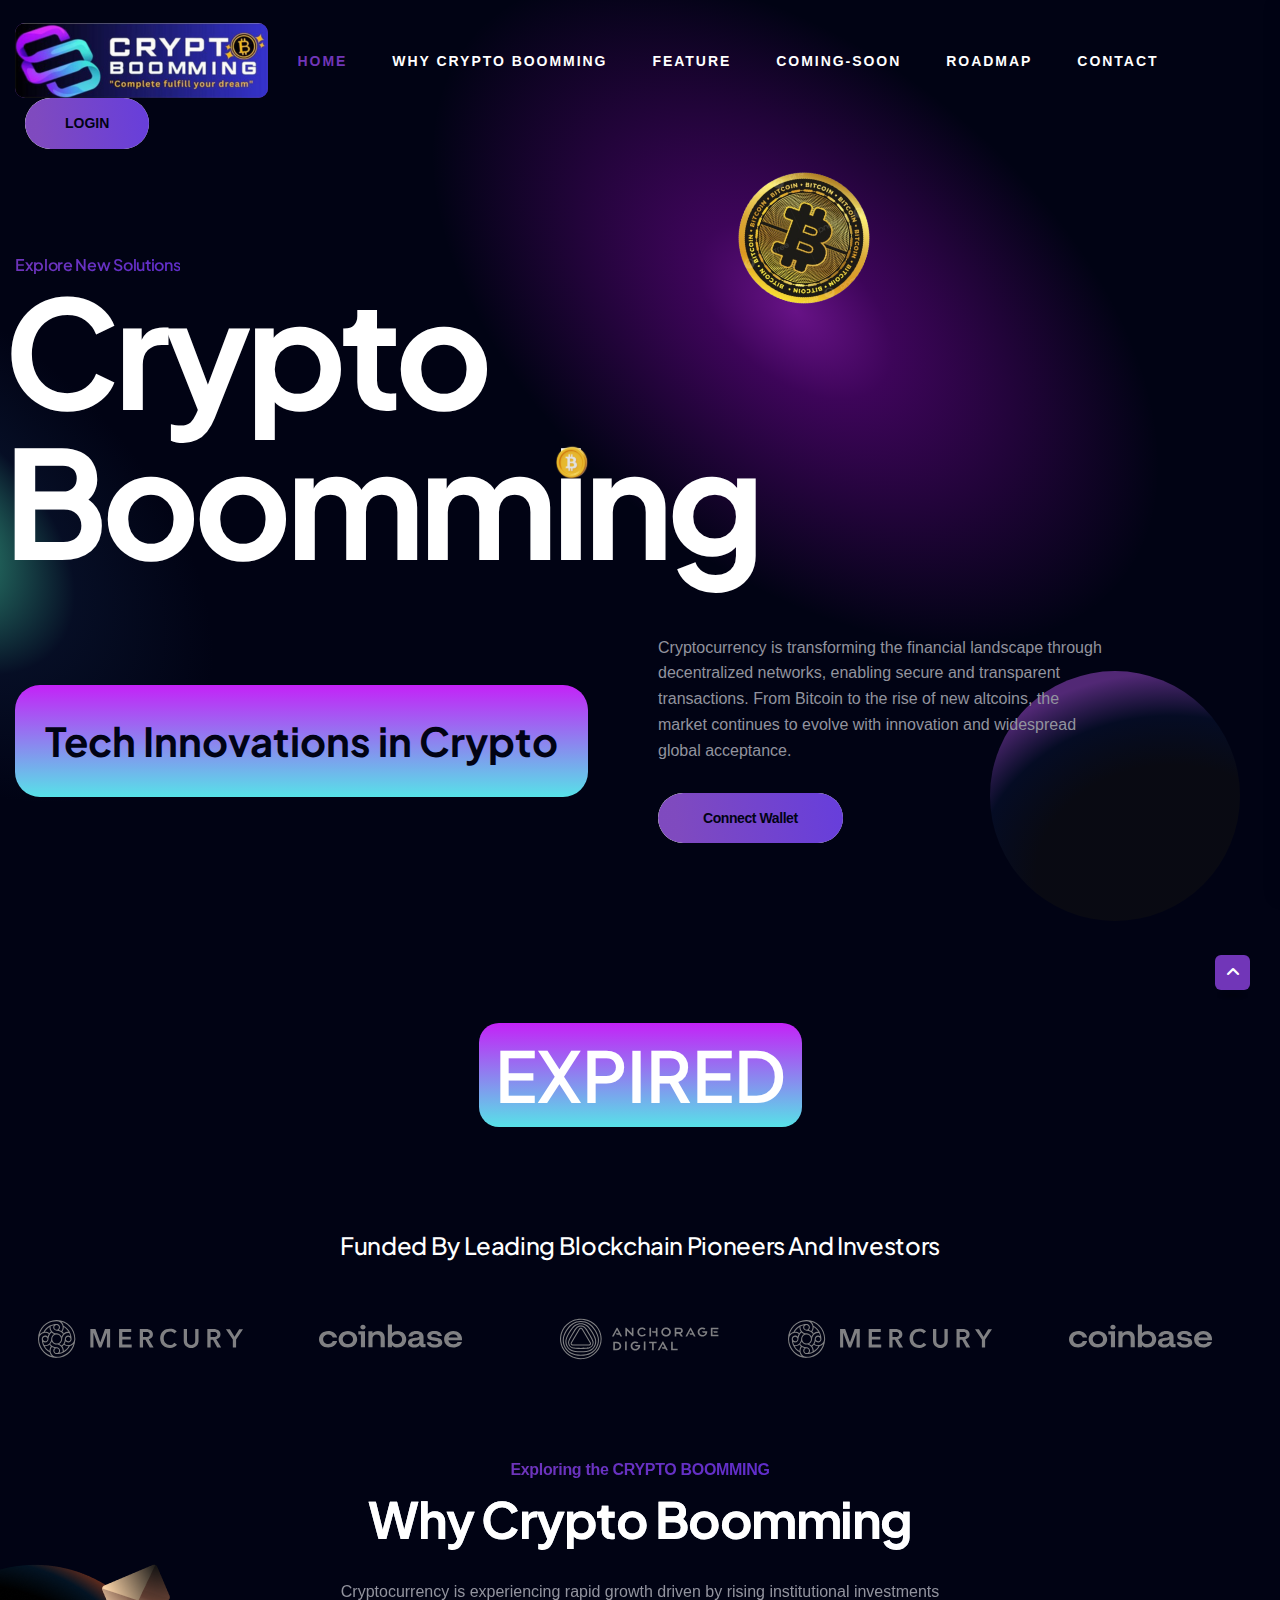
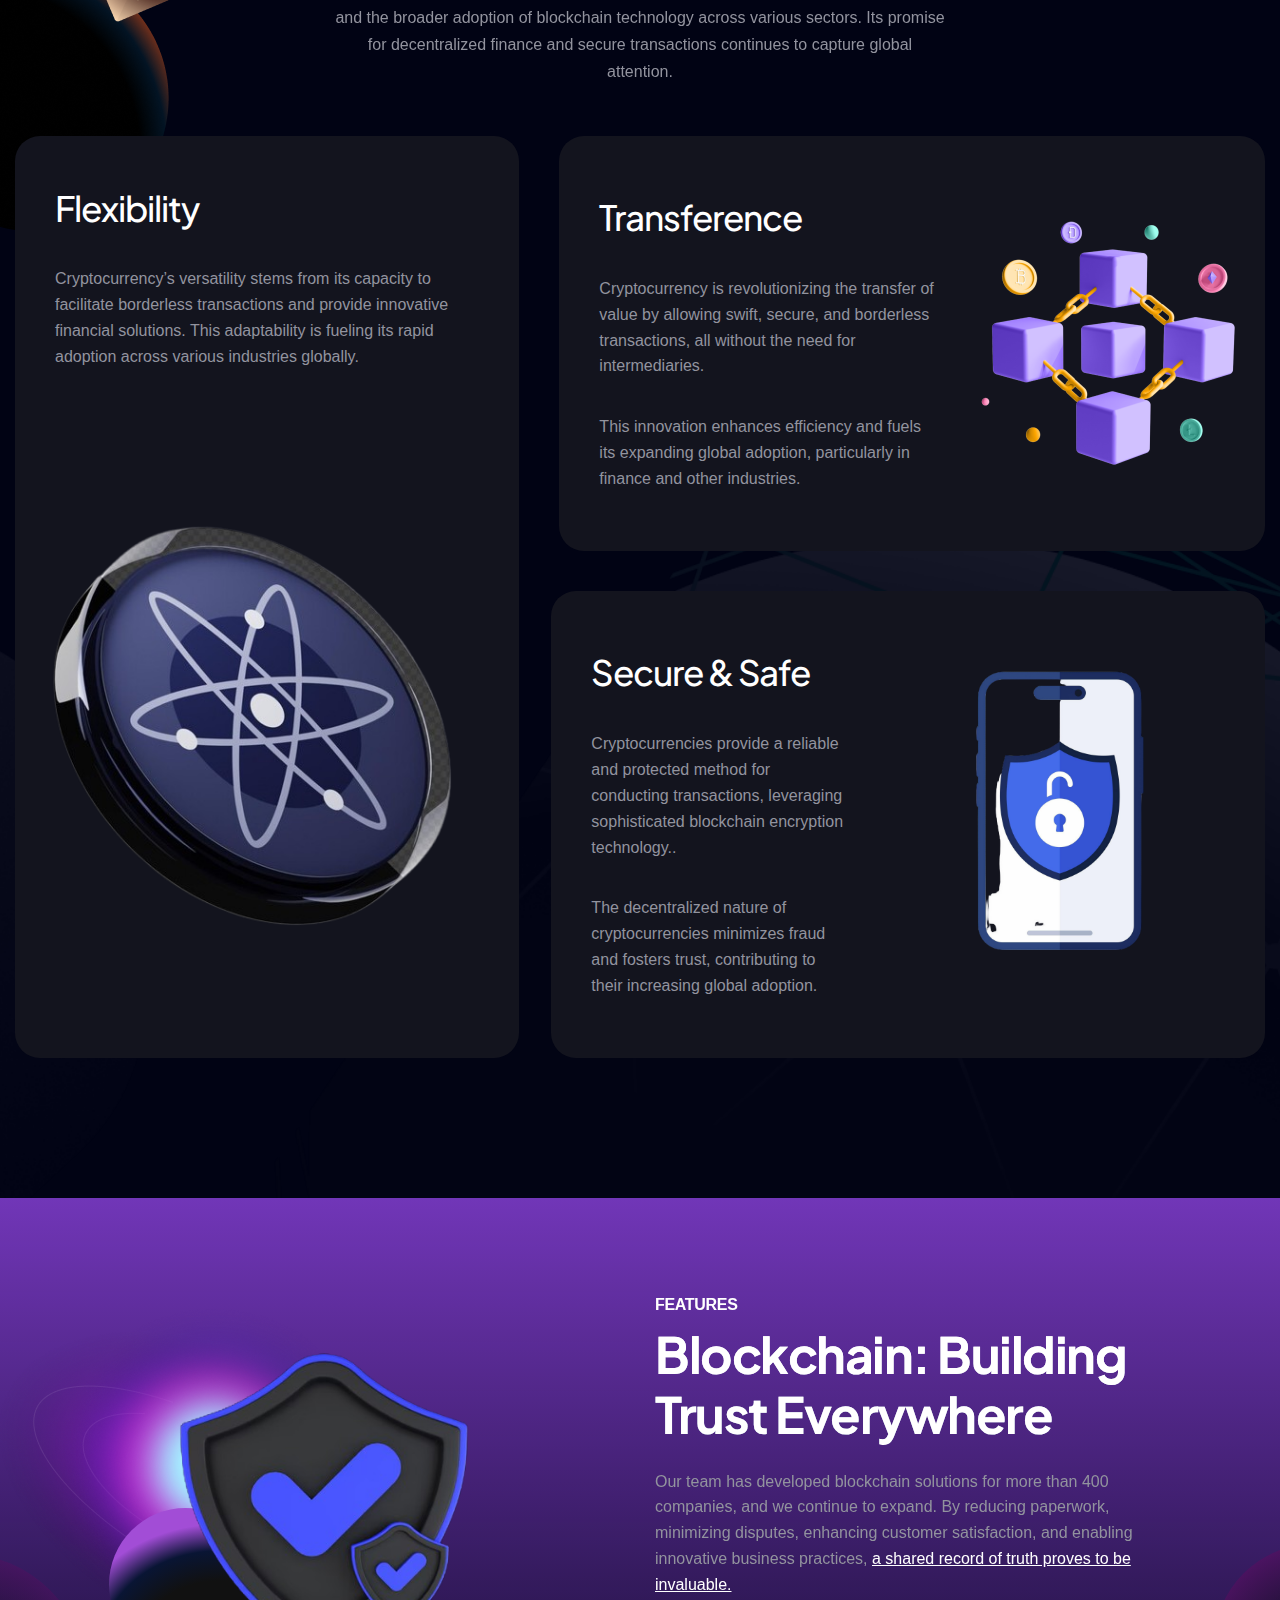
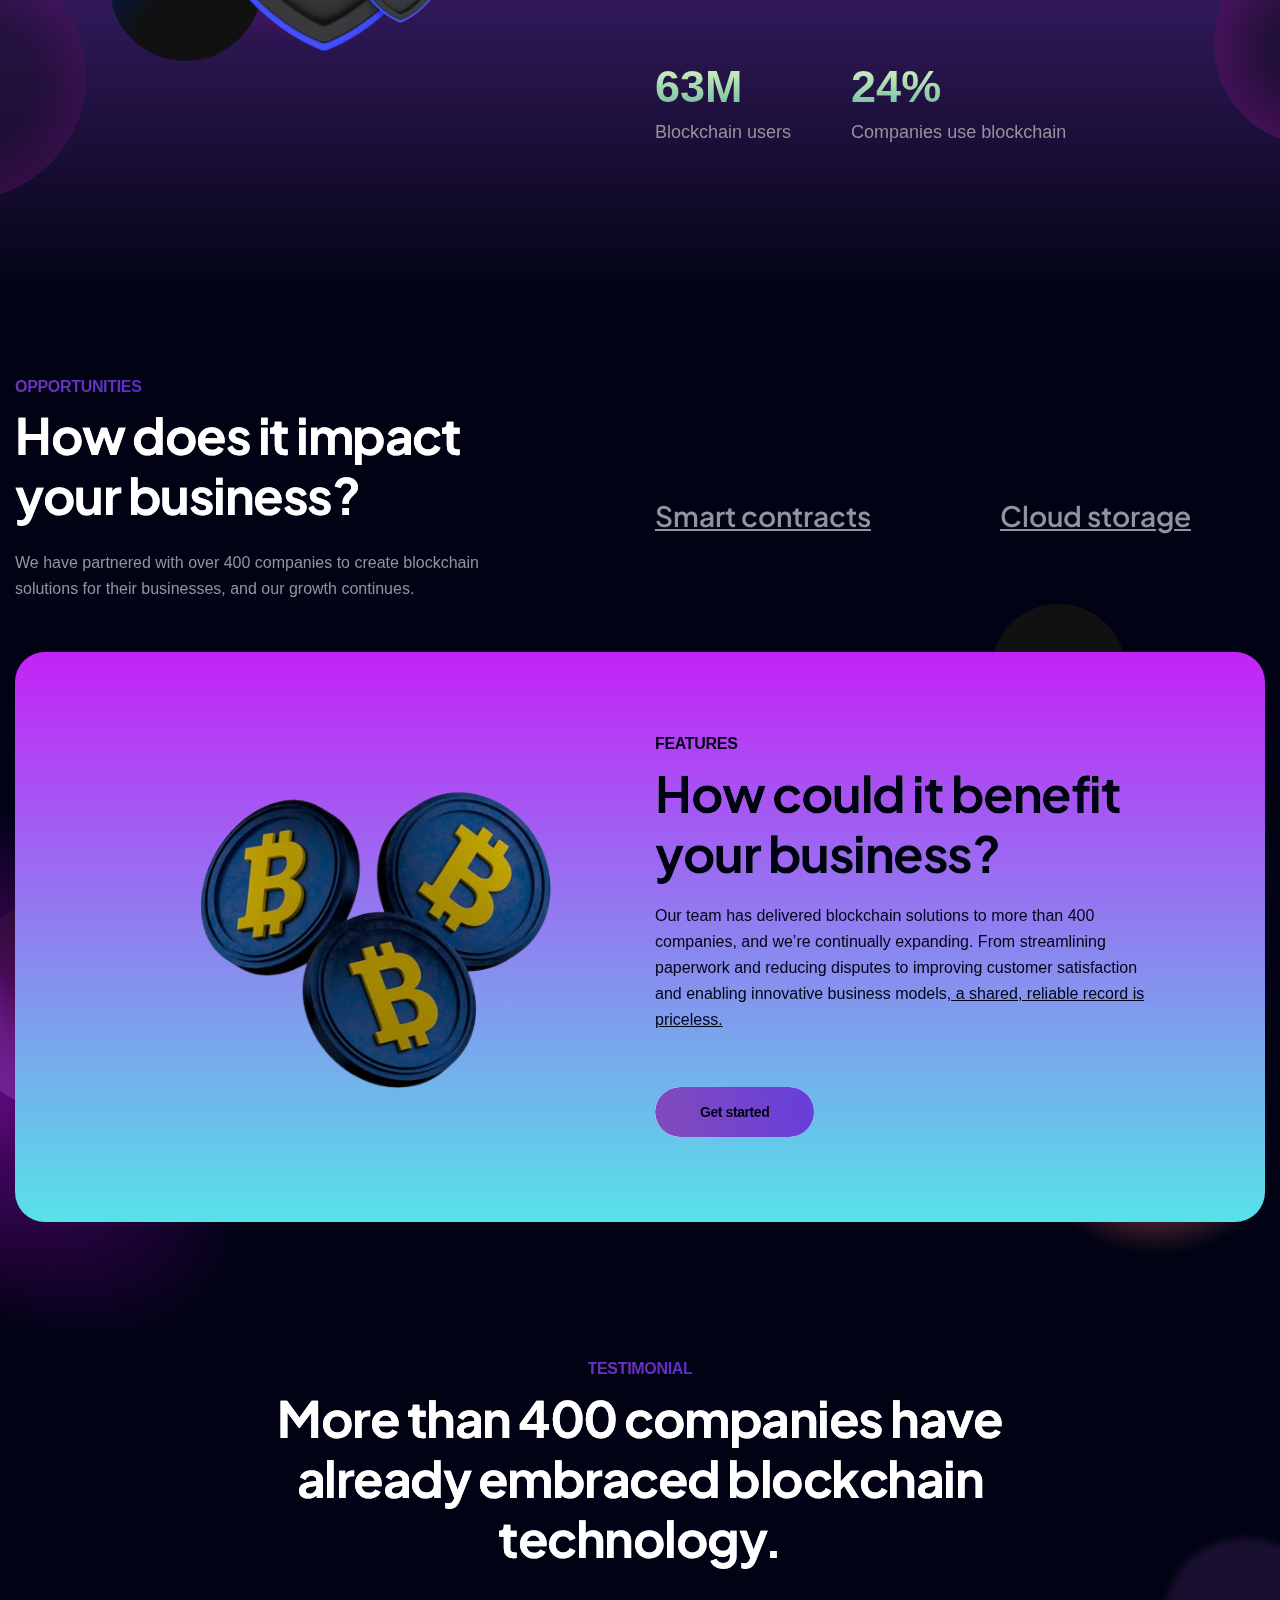
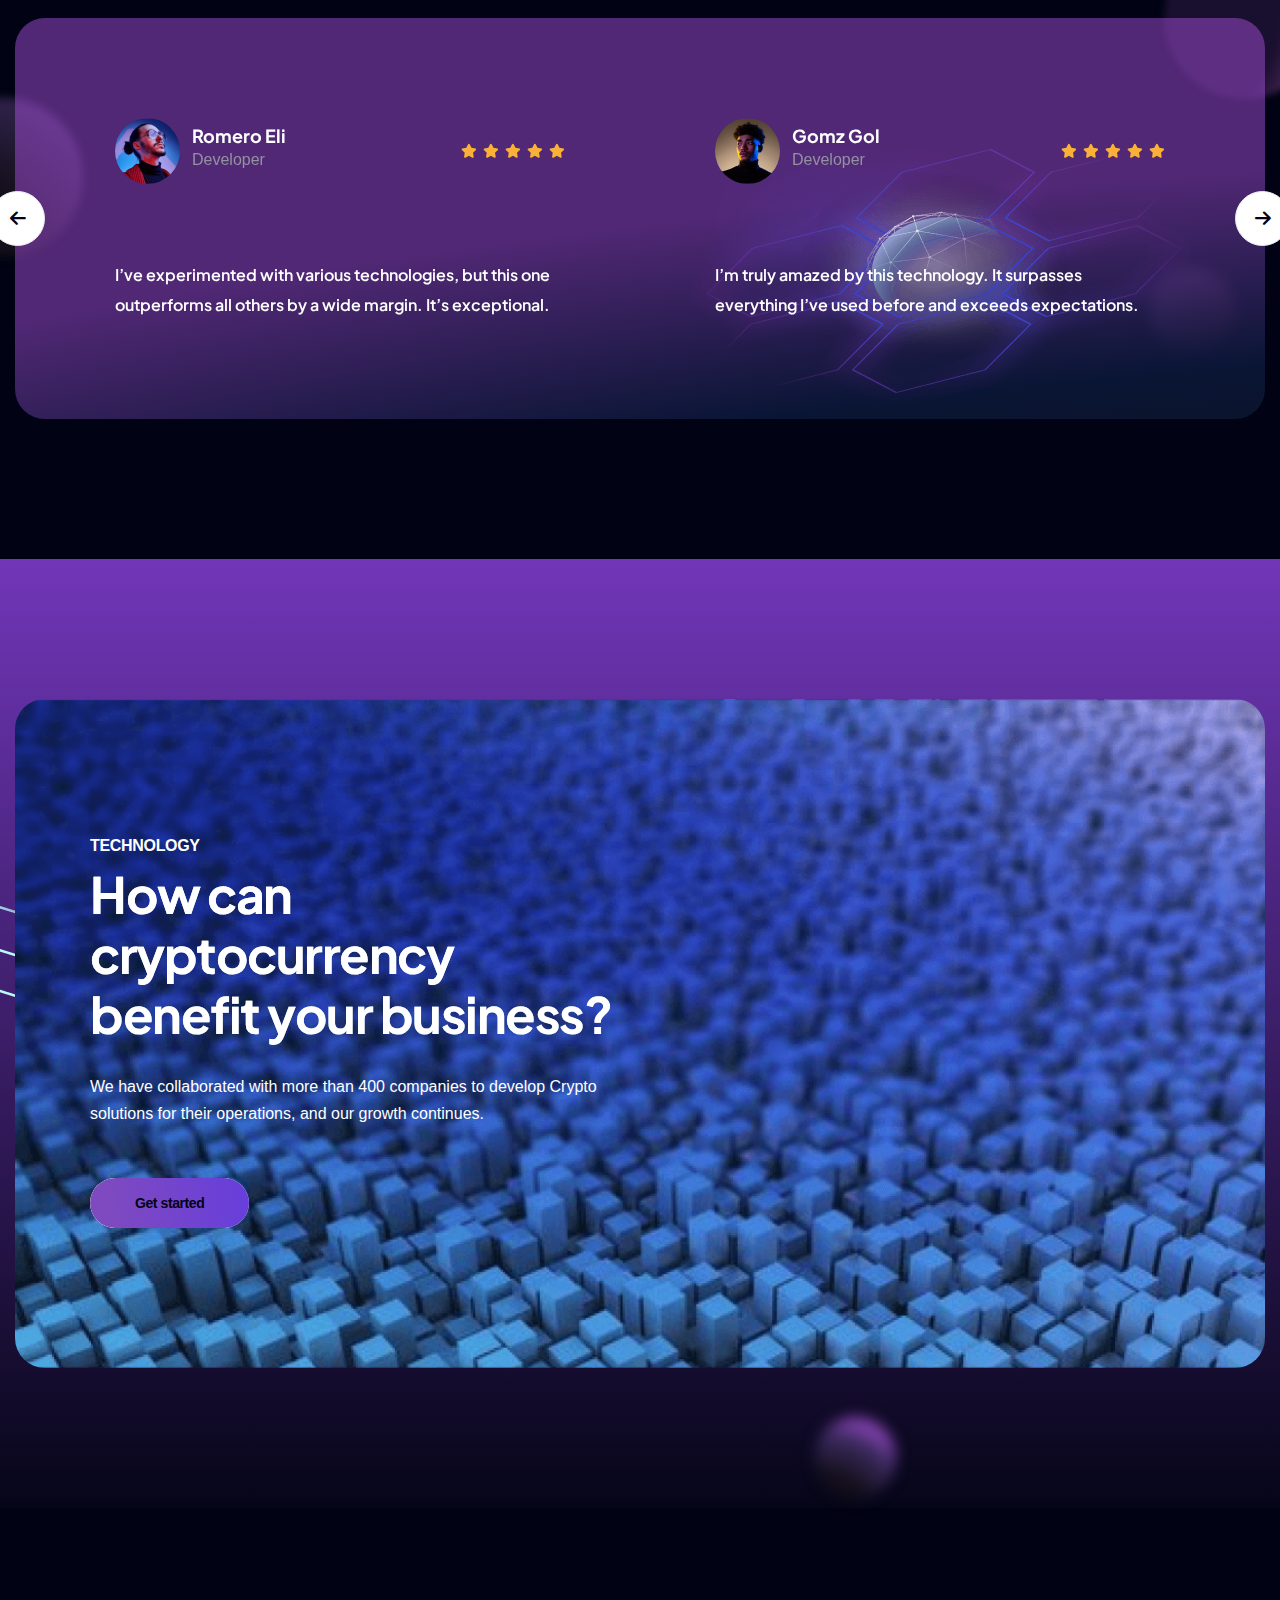
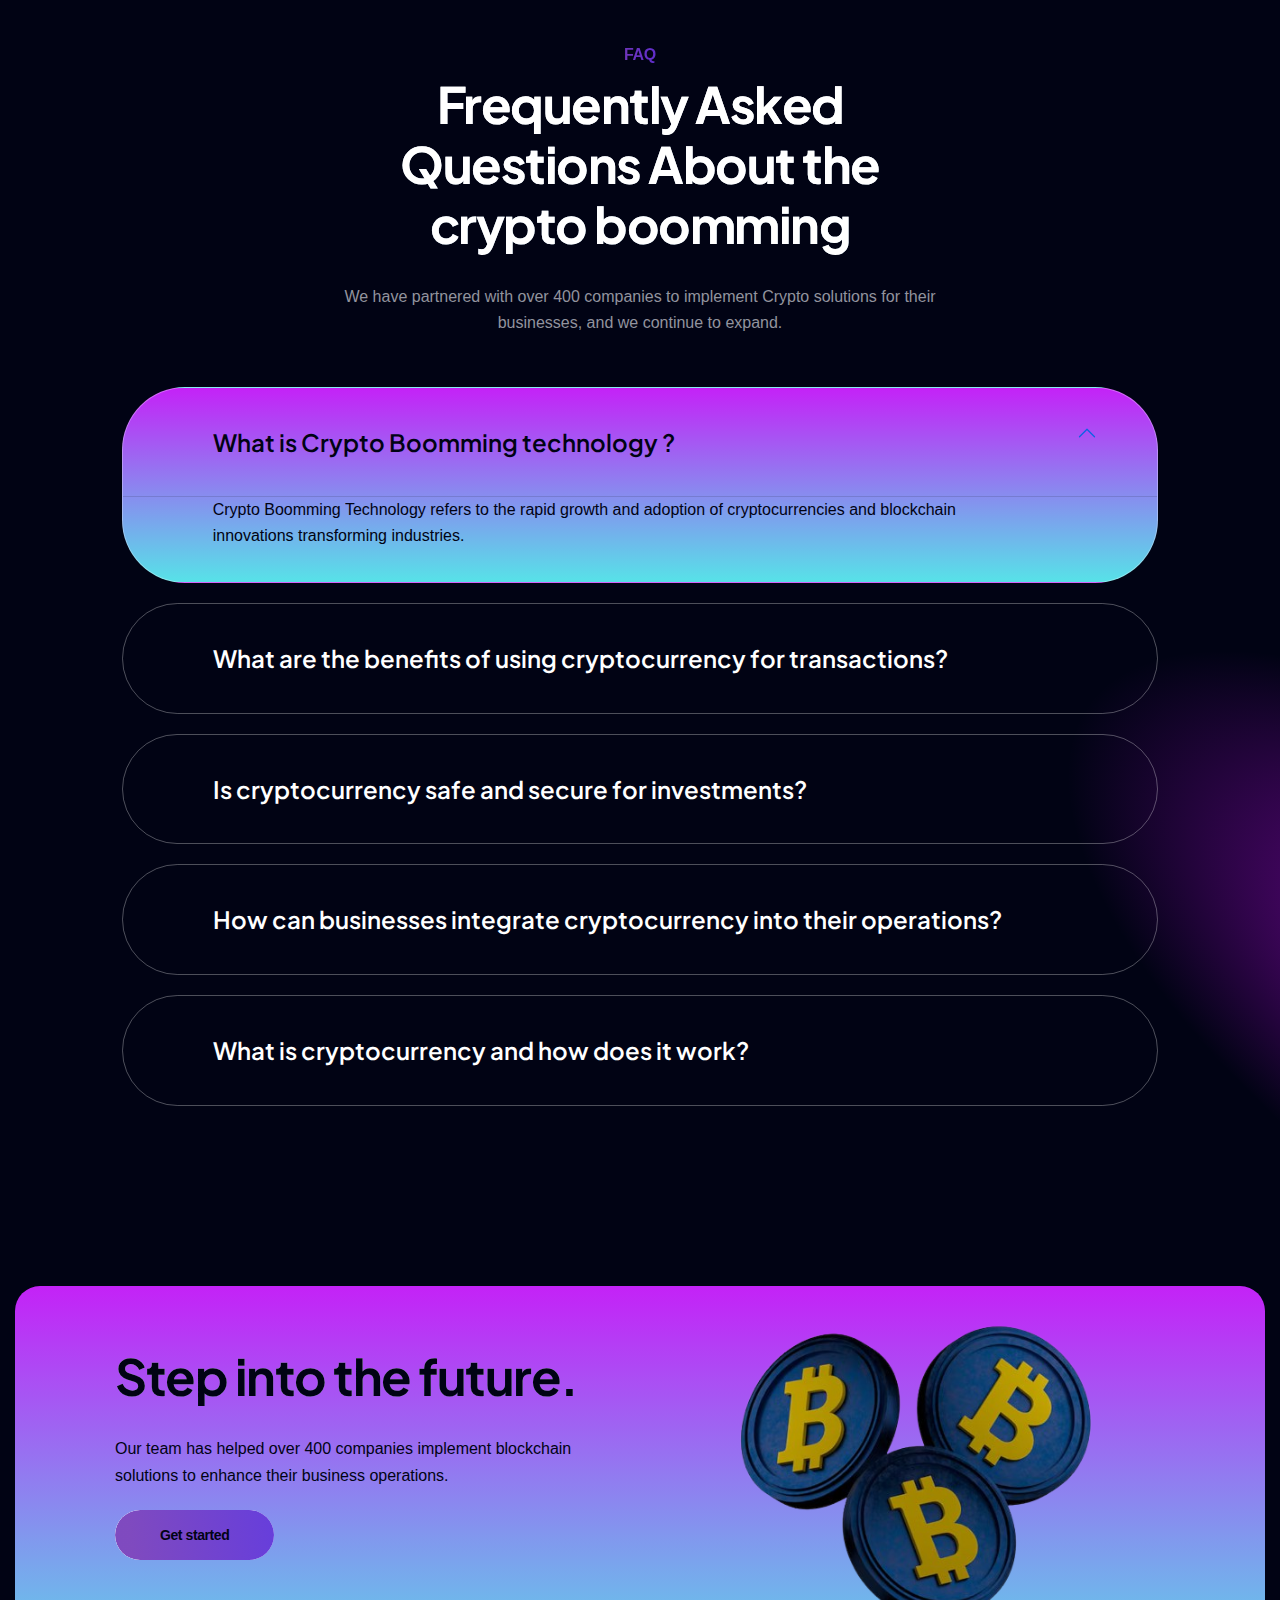
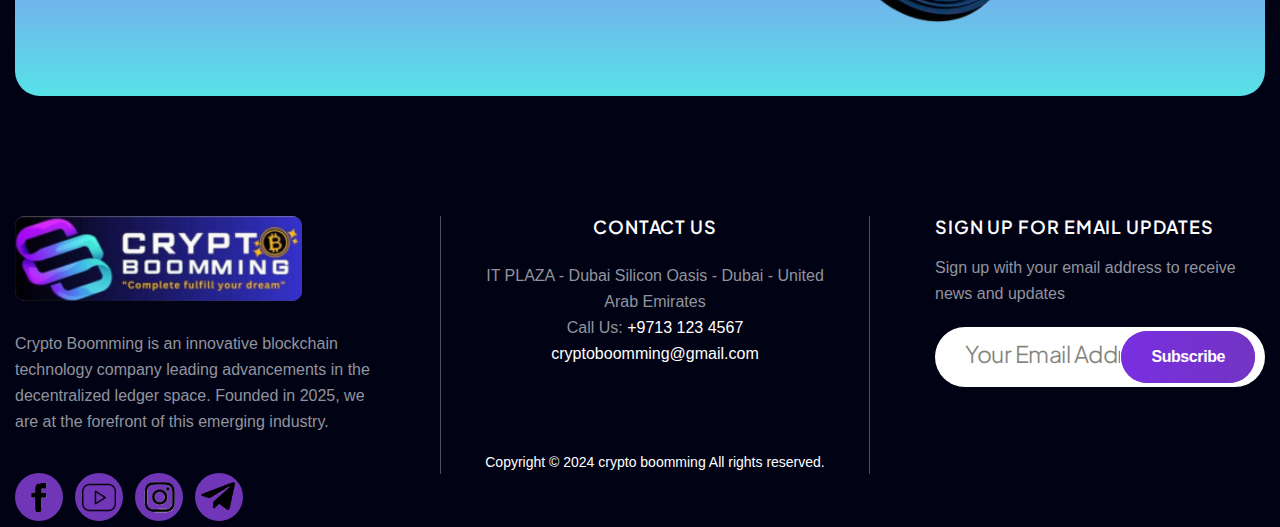
<file: index2.html>
<!doctype html>
<html class="no-js" lang="zxx">

<head>
    <meta charset="utf-8">
    <meta http-equiv="x-ua-compatible" content="ie=edge">
    <title>CRYPTO BOOMMING</title>
    <meta name="description" content="cryptoboomming ">
    <meta name="viewport" content="width=device-width, initial-scale=1">

    <link rel="shortcut icon" type="image/x-icon" href="assets/img/image_2024_12_10T09_05_33_521Z-removebg-preview.png">
    <!-- Place favicon.ico in the root directory  -->
    <link rel="stylesheet" href="https://cdnjs.cloudflare.com/ajax/libs/font-awesome/6.7.2/css/all.min.css">
    <!-- CSS here -->
    <link rel="stylesheet" href="assets/css/bootstrap.min.css">
    <link rel="stylesheet" href="assets/css/animate.min.css">
    <!-- <link rel="stylesheet" href="assets/css/fontawesome-all.min.css"> -->
    <link rel="stylesheet" href="assets/css/magnific-popup.min.css">
    <link rel="stylesheet" href="assets/css/slick.css">
    <link rel="stylesheet" href="assets/css/default.css">
    <link rel="stylesheet" href="assets/css/style.css">
    <link rel="stylesheet" href="assets/css/responsive.css">
</head>

<body class="home-purple-gradient">
    <!--********************************
   		Code Start From Here
	******************************** -->

    <!--==============================
     Preloader
    ==============================-->
    <!-- <div id="preloader">
        <div class="spinner">
            <div class="rect1"></div>
            <div class="rect2"></div>
            <div class="rect3"></div>
            <div class="rect4"></div>
            <div class="rect5"></div>
        </div>
    </div> -->
    <!-- Preloader -->

    <!-- Scroll-top -->
    <button class="scroll-top scroll-to-target" data-target="html">
        <i class="fas fa-angle-up"></i>
    </button>
    <!-- Scroll-top-end-->

    <!--==============================
	Header Area
    ==============================-->
    <header id="header" class="header-layout1">
        <div id="sticky-header" class="menu-area transparent-header">
            <div class="container custom-container">
                <div class="row">
                    <div class="col-12">
                        <div class="menu-wrap">
                            <nav class="menu-nav">
                                <div class="logo">
                                    <a href="index2.html"><img class="logo-image cb-img-logoo"
                                            src="assets/img/images/Untitled design(18).png"
                                            alt="Logo"></a>
                                </div>
                                <div class="navbar-wrap main-menu d-none d-lg-flex">
                                    <ul class="navigation">
                                        <li class="active menu-item-has-children"><a class="section-link"
                                                href="index2.html">Home</a>

                                        </li>
                                        <li><a href="#blockchain" class="section-link">Why Crypto Boomming</a></li>
                                        <li><a href="#feature" class="section-link">Feature</a></li>
                                        <!-- <li class="menu-item-has-children"><a href="#">blog</a> -->

                                        </li>
                                        <li><a href="coming-soon.html">coming-soon</a></li>
                                        <li><a href="roadmap.html">Roadmap</a></li>
                                        <li><a href="contact.html">Contact</a></li>
                                        <li class="py-2 px-3">
                                            <button class="nav-log-btn "><a class="log-btn log-cta-in" href="login.html">LOG IN</a></button></li>
                                    </ul>
                                </div>
                                <div class="header-action">
                                    <ul class="list-wrap">
                                        <li class="header-login"><a class="btn2" href="login.html">LOGIN</a></li>
                                    </ul>
                                </div>
                                <div class="mobile-nav-toggler"> <img style="width: 30px;"
                                        src="/assets/img/togle36-365828_navbar-toggle-icon-menu-hamburger-png-white-removebg-preview.png"
                                        alt=""></div>
                            </nav>
                        </div>
                    </div>
                </div>
            </div>
        </div>
        <!-- Mobile Menu  -->
        <div class="mobile-menu">
            <nav class="menu-box">
                <div class="close-btn"><img style="width: 20px;" src="/assets/img/1croseimages-removebg-preview.png"
                        alt=""></div>
                <div class="nav-logo">
                    <!-- <a href="index.html"><img src="/assets/img/image_2024_12_10T09_05_33_521Z-removebg-preview.png"
                            style="height: 35px; background-color: #7136b8; border-radius: 5px;" alt="Logo"></a> -->
                            <a href="index2.html"><img class="logo-image cb-img-logoo"
                                src="assets/img/images/Untitled design(18).png" alt="Logo"></a>
                </div>
                <div class="menu-outer">
                </div>
                <div class="social-links">
                    <ul class="clearfix list-wrap">
                        <li><a href="#"><img width="180"
                                    src="/assets/img/Screenshot_from_2024-11-28_11-33-30-removebg-preview.png"
                                    alt=""></a></li>
                     
                        <li><a href="#"><img style="margin-bottom: 3px; margin-left: 2px;"
                                    src="/assets/img/inScreenshot_from_2024-11-28_11-39-37-removebg-preview.png"
                                    alt=""></a></li>
                        <li><a href="#"> <img style=" margin-bottom: 3px; margin-left: -2px;"
                                    src="/assets/img/whatScreenshot_from_2024-11-28_11-42-27-removebg-preview.png"
                                    alt=""></a></li>
                                    <li><a href="https://t.me/crypto_boomingofficial"> <img style="width: 25px;" src="assets/img/images/tttimages-removebg-preview.png" alt=""> </a></li>
                    </ul>
                </div>
            </nav>
        </div>
        <div class="menu-backdrop"></div>
    </header>

    <!--==============================
    Hero Area
    ==============================-->
    <div class="hero-wrapper hero-2">
        <div class="hero-bg-gradient1"></div>
        <div class="hero-bg-gradient2"></div>
        <div class="hero-gradient-ball alltuchtopdown"></div>
        <div class="ripple-shape">
            <span class="ripple-1"></span>
            <span class="ripple-2"></span>
            <span class="ripple-3"></span>
            <span class="ripple-4"></span>
            <span class="ripple-5"></span>
        </div>
        <div class="container">
            <div class="hero-style2">
                <div class="row">
                    <img class="gif-img coin-img" 
                        src="./assets/img/images/1pngtree-crypto-currency-bitcoin-vector-png-png-image_8366216-removebg-preview.png" alt="gof-video">
                        <!-- <img class="coin-img-cb text-left justify-content-center" style="max-width: 200px; width: 100%;" src="./assets/img/images/bitcoin-cryptocurrency-3d-render-free-png-removebg-preview.png" alt=""> -->

                    <div class="col-lg-12">
                        <h6 class="hero-subtitle">Explore New Solutions</h6>
                        <h1 class="hero-title">Crypto </br> Boomm<span>i<img class="bitcoin"
                                    src="assets/img/update/hero/bitcoin.svg" alt="img"></span>ng</h1>
                        <div class="btn-wrap">
                            <h3 class="hero-title2">Tech Innovations in Crypto</h3>
                            <div class="hero-content">
                                <p class="hero-text">Cryptocurrency is transforming the financial landscape through decentralized networks, enabling secure and transparent transactions. From Bitcoin to the rise of new altcoins, the market continues to evolve with innovation and widespread global acceptance.</p>
                                <a href="#" class="btn btn3">
                                    Connect Wallet
                                </a>
                            </div>
                        </div>
                    </div>

                </div>
            </div>
        </div>
    </div>
    <!--======== / Hero Section ========-->
    <div class="timer-cards d-flex justify-content-center">
        <h3 class="timer-card px-2 px-3" id="timer"></h3>
      </div>
    <!--==============================
    Brand Area 3
    ==============================-->
    <div class="brand-area3">
        <div class="container">
            <div class="row g-0">
                <div class="col-lg-12">
                    <div class="brand-title2 text-center">
                        <h6 class="title">Funded by Leading Blockchain Pioneers and Investors</h6>
                    </div>
                </div>
            </div>
            <div class="brand-item-wrap3">
                <div class="row g-0 gap-5  brand-active2">
                    <div class="col-12">
                        <div class="brand-item ">
                            <img src="assets/img/update/client/client-2-1.svg" alt="img">
                        </div>
                    </div>
                    <div class="col-12">
                        <div class="brand-item ">
                            <img src="assets/img/update/client/client-2-2.svg" alt="img">
                        </div>
                    </div>
                    <div class="col-12">
                        <div class="brand-item ">
                            <img src="assets/img/update/client/client-2-3.svg" alt="img">
                        </div>
                    </div>
                    <div class="col-12">
                        <div class="brand-item ">
                            <img src="assets/img/update/client/client-2-4.svg" alt="img">
                        </div>
                    </div>
                    <div class="col-12">
                        <div class="brand-item ">
                            <img src="assets/img/update/client/client-2-5.svg" alt="img">
                        </div>
                    </div>
                    <div class="col-12">
                        <div class="brand-item ">
                            <img src="assets/img/update/client/client-2-1.svg" alt="img">
                        </div>
                    </div>
                    <div class="col-12">
                        <div class="brand-item ">
                            <img src="assets/img/update/client/client-2-2.svg" alt="img">
                        </div>
                    </div>
                    <div class="col-12">
                        <div class="brand-item ">
                            <img src="assets/img/update/client/client-2-3.svg" alt="img">
                        </div>
                    </div>
                </div>
            </div>
        </div>
    </div>

    <!--==============================
    Feature Area 02
    ==============================-->
    <div class="feature-area-2 position-relative overflow-hidden"
        style="background-image: url(assets/img/update/bg/feature-area-bg.png); background-size: cover; background-position: center;"
        id="blockchain">
        <div class="feature-area-shape feature-shap-bg">
            <img class="feature-shape2-1 alltuchtopdown" src="assets/img/update/feature/feature-shape-2-1.png"
                alt="img">
            <img class="feature-shape2-2 alltuchtopdown" src="assets/img/update/feature/feature-shape-2-2.png"
                alt="img">
            <img class="feature-shape2-3 leftToRight" src="assets/img/update/feature/feature-shape-2-3.png" alt="img">
        </div>
        <div class="container">
            <div class="row justify-content-center">
                <div class="col-xl-6 col-lg-8">
                    <div class="section-title text-center mb-50">
                        <span class="sub-title">Exploring the CRYPTO BOOMMING</span>
                        <h2 class="title style2">Why Crypto Boomming</h2>
                        <p class="sec-text">Cryptocurrency is experiencing rapid growth driven by rising institutional investments and the broader adoption of blockchain technology across various sectors. Its promise for decentralized finance and secure transactions continues to capture global attention.
                        </p>
                    </div>
                </div>
            </div>
            <div class="feature-grid-wrap">
                <div class="feature-card-grid">
                    <div class="feature-card-details">
                        <h3 class="feature-card-title">Flexibility</h3>
                        <p class="feature-card-text">
                            Cryptocurrency’s versatility stems from its capacity to facilitate borderless transactions and provide innovative financial solutions. This adaptability is fueling its rapid adoption across various industries globally.</p>
                        <div class="checklist">

                        </div>
                    </div>
                    <div class="feature-card-img">
                        <img class="alltuchtopdown" src="assets/img/update/feature/cosmos-atom-glass-crypto-coin-3d-illustration_525043-6328-removebg-preview.png" alt="img">
                    </div>
                </div>
                <div class="feature-card-grid">
                    <div class="feature-card-details">
                        <h3 class="feature-card-title">Transference</h3>
                        <p class="feature-card-text">Cryptocurrency is revolutionizing the transfer of value by allowing swift, secure, and borderless transactions, all without the need for intermediaries.</p>
                        <p class="feature-card-text"> This innovation enhances efficiency and fuels its expanding global adoption, particularly in finance and other industries.</p>
                    </div>
                    <div class="feature-card-img">
                        <img src="assets/img/update/feature/feature-card-thumb-2.png" alt="img">
                    </div>
                </div>
                <div class="feature-card-grid">
                    <div class="feature-card-details">
                        <h3 class="feature-card-title">Secure & Safe</h3>
                        <p class="feature-card-text">Cryptocurrencies provide a reliable and protected method for conducting transactions, leveraging sophisticated blockchain encryption technology.. </p>
                        <p class="feature-card-text">The decentralized nature of cryptocurrencies minimizes fraud and fosters trust, contributing to their increasing global adoption.</p>
                    </div>
                    <div class="feature-card-img">
                        <img class="mobile-img" src="assets/img/update/feature/Untitled.png" alt="img">
                    </div>
                </div>
            </div>
        </div>
    </div>

    <!--==============================
    Feature Area 03
    ==============================-->
    <div class="feature-area-3 overflow-hidden position-relative z-index-common" id="feature">
        <div class="bg-gradient-5"></div>
        <div class="feature-shape-3-1 alltuchtopdown"></div>
        <div class="feature-shape-3-2 alltuchtopdown"></div>
        <div class="container">
            <div class="row">
                <div class="col-xl-6 text-center">
                    <div class="feature-thumb-wrap">
                        <img class="feature-thumb-3-1 alltuchtopdown" src="assets/img/update/normal/tick-removebg-preview(1).png"
                            alt="img">
                        <img class="feature-thumb-3-2" src="assets/img/update/feature/feature-thumb-3-1.png" alt="img">
                        <div class="feature-thumb-circle spin"></div>
                    </div>
                </div>
                <div class="col-xl-5">
                    <div class="section-title mb-75">
                        <span class="sub-title text-white">FEATURES</span>
                        <h2 class="title style2">Blockchain: Building Trust Everywhere</h2>
                        <p class="mt-25">
                            Our team has developed blockchain solutions for more than 400 companies, and we continue to expand. By reducing paperwork, minimizing disputes, enhancing customer satisfaction, and enabling innovative business practices,  <a class="text-decoration-underline text-white" href="#">a shared record of truth proves to be invaluable.</a>
                        </p>
                    </div>
                    <div class="counter-grid-wrap">
                        <div class="counter-wrap">
                            <div class="counter-card">
                                <h3 class="counter-card_number">
                                    63M
                                </h3>
                                <p class="counter-card_text">Blockchain users</p>
                            </div>
                        </div>
                        <div class="counter-wrap">
                            <div class="counter-card">
                                <h3 class="counter-card_number">
                                    24%
                                </h3>
                                <p class="counter-card_text">Companies use blockchain</p>
                            </div>
                        </div>
                    </div>
                </div>
            </div>
        </div>
    </div>

    <!--==============================
    Feature Area 04
    ==============================-->
    <div class="feature-area-4 overflow-hidden position-relative z-index-common">
        <div class="feature-shape-4-1  spin"></div>
        <div class="feature-shape-4-2 alltuchtopdown"></div>
        <div class="feature-shape-4-3 alltuchtopdown"></div>
        <div class="feature-shape-4-4"></div>
        <div class="container">
            <div class="row justify-content-between align-items-center">
                <div class="col-xl-5">
                    <div class="section-title mb-50">
                        <span class="sub-title">
                            OPPORTUNITIES</span>
                        <h2 class="title style2">How does it impact your business?</h2>
                        <p class="mt-25">We have partnered with over 400 companies to create blockchain solutions for their businesses, and our growth continues.</a>
                        </p>
                    </div>
                </div>
                <div class="col-xl-6">
                    <ul class="feature-category-list mb-xl-0 mb-60">
                        <li>
                            <a href="blog-details.html">Smart contracts</a>
                        </li>
                        <!-- <li>
                            <a href="blog-details.html">Paying employees</a>
                        </li> -->
                        <li>
                            <a href="blog-details.html">Cloud storage</a>
                        </li>
                        <!-- <li>
                            <a href="blog-details.html">Electronic voting</a>
                        </li> -->
                    </ul>
                </div>
            </div>
            <div class="feature-wrap-4">
                <div class="row align-items-center">
                    <div class="col-lg-6">
                        <div class="feature-wrap4-thumb text-center alltuchtopdown">
                            <img src="assets/img/update/normal/3d-rendering-blue-bitcoin-coin_974008-14_1_-removebg-preview.png" alt="img">
                        </div>
                    </div>
                    <div class="col-lg-6">
                        <div class="section-title mb-0">
                            <span class="sub-title text-title">FEATURES</span>
                            <h2 class="title style2 text-title">How could it benefit your business?</h2>
                            <p class="text-title mt-20 mb-55">Our team has delivered blockchain solutions to more than 400 companies, and we’re continually expanding. From streamlining paperwork and reducing disputes to improving customer satisfaction and enabling innovative business models,<a
                                    class="text-title text-decoration-underline" href="#"> a shared, reliable record is priceless.</a></p>
                            <a href="contact.html" class="btn btn btn3">
                                Get started
                            </a>
                        </div>
                    </div>
                </div>
            </div>
        </div>
    </div>

    <!--==============================
        Testimonia Area
    ==============================-->
    <div class="testimonia-area overflow-hidden">
        <div class="container">
            <div class="row justify-content-center">
                <div class="col-lg-8">
                    <div class="section-title text-center mb-50">
                        <span class="sub-title">TESTIMONIAL</span>
                        <h2 class="title style2">More than 400 companies have already embraced blockchain technology.</h2>
                    </div>
                </div>
            </div>

            <div class="testimonial-wrap-3">
                <div class="testimonial-wrap-circle1 alltuchtopdown"></div>
                <div class="testimonial-wrap-circle2 leftToRight"></div>
                <div class="testimonial-wrap-circle3 leftToRight"></div>
                <div class="testimonial-wrap-bg alltuchtopdown">
                    <img src="assets/img/update/bg/testimonial-4-bg.png" alt="img">
                </div>
                <div class="slider-area testimonial-slider-wrap">
                    <div class="row testimonial-slider1">
                        <div class="col-lg-6 slider-item">
                            <div class="testi-box ">
                                <div class="testi-box-profile">
                                    <div class="testi-box-profile-thumb">
                                        <img src="assets/img/update/testimonial/testi_thumb1_1.png" alt="img">
                                    </div>
                                    <div class="testi-box-profile-details">
                                        <h4 class="testi-box_name">Romero Eli</h4>
                                        <span class="testi-box_desig">Developer</span>
                                    </div>
                                    <div class="testi-box-profile-ratting">
                                        <i class="fas fa-star"></i>
                                        <i class="fas fa-star"></i>
                                        <i class="fas fa-star"></i>
                                        <i class="fas fa-star"></i>
                                        <i class="fas fa-star"></i>
                                    </div>
                                </div>
                                <p class="testi-box_text">I’ve experimented with various technologies, but this one outperforms all others by a wide margin. It’s exceptional.</p>
                            </div>
                        </div>
                        <div class="col-lg-6 slider-item">
                            <div class="testi-box ">
                                <div class="testi-box-profile">
                                    <div class="testi-box-profile-thumb">
                                        <img src="assets/img/update/testimonial/testi_thumb1_2.png" alt="img">
                                    </div>
                                    <div class="testi-box-profile-details">
                                        <h4 class="testi-box_name">Gomz Gol</h4>
                                        <span class="testi-box_desig">Developer</span>
                                    </div>
                                    <div class="testi-box-profile-ratting">
                                        <i class="fas fa-star"></i>
                                        <i class="fas fa-star"></i>
                                        <i class="fas fa-star"></i>
                                        <i class="fas fa-star"></i>
                                        <i class="fas fa-star"></i>
                                    </div>
                                </div>
                                <p class="testi-box_text">I’m truly amazed by this technology. It surpasses everything I’ve used before and exceeds expectations.</p>
                            </div>
                        </div>
                        <div class="col-lg-6 slider-item">
                            <div class="testi-box ">
                                <div class="testi-box-profile">
                                    <div class="testi-box-profile-thumb">
                                        <img src="assets/img/update/testimonial/testi_thumb1_1.png" alt="img">
                                    </div>
                                    <div class="testi-box-profile-details">
                                        <h4 class="testi-box_name">Romero Eli</h4>
                                        <span class="testi-box_desig">Developer</span>
                                    </div>
                                    <div class="testi-box-profile-ratting">
                                        <i class="fas fa-star"></i>
                                        <i class="fas fa-star"></i>
                                        <i class="fas fa-star"></i>
                                        <i class="fas fa-star"></i>
                                        <i class="fas fa-star"></i>
                                    </div>
                                </div>
                                <p class="testi-box_text">I've explored many technologies, but this one stands far ahead of the rest. It's truly remarkable.</p>
                            </div>
                        </div>
                        <div class="col-lg-6 slider-item">
                            <div class="testi-box ">
                                <div class="testi-box-profile">
                                    <div class="testi-box-profile-thumb">
                                        <img src="assets/img/update/testimonial/testi_thumb1_2.png" alt="img">
                                    </div>
                                    <div class="testi-box-profile-details">
                                        <h4 class="testi-box_name">Gomez Goles</h4>
                                        <span class="testi-box_desig">Developer</span>
                                    </div>
                                    <div class="testi-box-profile-ratting">
                                        <i class="fas fa-star"></i>
                                        <i class="fas fa-star"></i>
                                        <i class="fas fa-star"></i>
                                        <i class="fas fa-star"></i>
                                        <i class="fas fa-star"></i>
                                    </div>
                                </div>
                                <p class="testi-box_text">I’m beyond impressed with this technology. It outperforms everything I’ve tried before and is truly top-notch.</p>
                            </div>
                        </div>
                    </div>
                    <button data-slider-prev=".testimonial-slider1" class="slider-arrow prev-btn"><i
                            class="fas fa-arrow-left"></i></button>
                    <button data-slider-next=".testimonial-slider1" class="slider-arrow next-btn"><i
                            class="fas fa-arrow-right"></i></button>
                </div>

            </div>
        </div>
    </div>


    <!--==============================
    Cta Area 2
    ==============================-->
    <div class="pt-140 pb-140 position-relative z-index-common">
        <div class="bg-gradient-5"></div>
        <div class="cta-2-shape1 alltuchtopdown"><img src="assets/img/update/bg/cta-2-shape1.png" alt="img"></div>
        <div class="cta-2-shape2 alltuchtopdown"></div>
        <div class="cta-2-shape3 leftToRight"></div>
        <div class="container">
            <div class="cta-wrap2 pt-140 pb-140"
                style="background-image: url(assets/img/update/bg/cta-2-bg.png); background-size: cover;">
                <div class="row gy-40 align-items-center">
                    <div class="col-xl-6 col-lg-8">
                        <div class="section-title mb-50">
                            <span class="sub-title text-white">TECHNOLOGY</span>
                            <h2 class="title style2">How can cryptocurrency benefit your business?</h2>
                            <p class="sec-text text-white">We have collaborated with more than 400 companies to develop Crypto solutions for their operations, and our growth continues.</p>
                        </div>
                        <a href="contact.html" class="btn btn3">
                            Get started
                        </a>
                    </div>
                    <div class="col-xl-6 col-lg-4">
                        <div class="text-lg-center">
                            <!-- <a href="https://youtu.be/Jngu7KO5Cw4?si=umu3FBTC3cZUlaN5" class="play-btn popup-video"> -->
                                <iframe class="ifram-video" width="560" height="315" src="https://www.youtube.com/embed/Jngu7KO5Cw4?si=umu3FBTC3cZUlaN5" title="YouTube video player" frameborder="0" allow="accelerometer; autoplay; clipboard-write; encrypted-media; gyroscope; picture-in-picture; web-share" referrerpolicy="strict-origin-when-cross-origin" allowfullscreen></iframe>
                                <!-- <i>
                                    <svg width="22" height="23" viewBox="0 0 22 23" fill="none"
                                        xmlns="http://www.w3.org/2000/svg">
                                        <path
                                            d="M1.66602 11.6553V7.50193C1.66602 2.34526 5.31768 0.233597 9.78602 2.81193L13.391 4.8886L16.996 6.96526C21.4643 9.5436 21.4643 13.7669 16.996 16.3453L13.391 18.4219L9.78602 20.4986C5.31768 23.0769 1.66602 20.9653 1.66602 15.8086V11.6553Z"
                                            stroke="white" stroke-width="2" stroke-miterlimit="10"
                                            stroke-linecap="round" stroke-linejoin="round" />
                                    </svg>
                                </i> -->
                            <!-- </a> -->
                        </div>
                    </div>
                </div>
            </div>
        </div>
    </div>

    <!--==============================
    Faq Area 2
    ==============================-->
    <div class="faq-area overflow-hidden position-relative z-index-common">
        <div class="faq-2-shape-1"></div>
        <div class="container">
            <div class="row justify-content-center">
                <div class="col-xl-6 text-center">
                    <div class="section-title mb-50">
                        <span class="sub-title">FAQ</span>
                        <h2 class="title style2">Frequently Asked Questions About the crypto boomming</h2>
                        <p class="sec-text">We have partnered with over 400 companies to implement Crypto solutions for their businesses, and we continue to expand.</p>
                    </div>
                </div>
            </div>
            <div class="row justify-content-center">
                <div class="col-lg-10">
                    <div class="accordion-area accordion" id="faqAccordion">

                        <div class="accordion-card style2">
                            <div class="accordion-header" id="collapse-item-1">
                                <button class="accordion-button " type="button" data-bs-toggle="collapse"
                                    data-bs-target="#collapse-1" aria-expanded="true" aria-controls="collapse-1">What is
                                    Crypto Boomming technology ? </button>

                            </div>
                            <div id="collapse-1" class="accordion-collapse collapse show"
                                aria-labelledby="collapse-item-1" data-bs-parent="#faqAccordion">
                                <div class="accordion-body">
                                    <p class="faq-text">Crypto Boomming Technology refers to the rapid growth and adoption of cryptocurrencies and blockchain innovations transforming industries.</p>
                                </div>
                            </div>
                        </div>


                        <div class="accordion-card style2">
                            <div class="accordion-header" id="collapse-item-2">
                                <button class="accordion-button collapsed" type="button" data-bs-toggle="collapse"
                                    data-bs-target="#collapse-2" aria-expanded="false" aria-controls="collapse-2">What are the benefits of using cryptocurrency for transactions?   
                                </button>
                            </div>
                            <div id="collapse-2" class="accordion-collapse collapse " aria-labelledby="collapse-item-2"
                                data-bs-parent="#faqAccordion">
                                <div class="accordion-body">
                                    <p class="faq-text">The benefits of using cryptocurrency for transactions include faster payments, lower transaction fees, enhanced security, and decentralized control.</p>
                                </div>
                            </div>
                        </div>


                        <div class="accordion-card style2">
                            <div class="accordion-header" id="collapse-item-3">
                                <button class="accordion-button collapsed" type="button" data-bs-toggle="collapse"
                                    data-bs-target="#collapse-3" aria-expanded="false" aria-controls="collapse-3">Is cryptocurrency safe and secure for investments?  </button>
                            </div>
                            <div id="collapse-3" class="accordion-collapse collapse " aria-labelledby="collapse-item-3"
                                data-bs-parent="#faqAccordion">
                                <div class="accordion-body">
                                    <p class="faq-text">Cryptocurrency can be secure for investments if proper security measures, like using wallets and private keys, are followed. However, its volatility and regulatory uncertainties mean it carries risks that investors should carefully consider.</p>
                                </div>
                            </div>
                        </div>

                        <div class="accordion-card style2">
                            <div class="accordion-header" id="collapse-item-4">
                                <button class="accordion-button collapsed" type="button" data-bs-toggle="collapse"
                                    data-bs-target="#collapse-4" aria-expanded="false" aria-controls="collapse-4">How can businesses integrate cryptocurrency into their operations?   </button>
                            </div>
                            <div id="collapse-4" class="accordion-collapse collapse " aria-labelledby="collapse-item-4"
                                data-bs-parent="#faqAccordion">
                                <div class="accordion-body">
                                    <p class="faq-text">Businesses can integrate cryptocurrency by accepting it as a payment method for products or services and using blockchain for secure record-keeping and transactions. Additionally, companies can explore smart contracts and decentralized finance solutions to streamline operations.</p>
                                </div>
                            </div>
                        </div>

                        <div class="accordion-card style2">
                            <div class="accordion-header" id="collapse-item-5">
                                <button class="accordion-button collapsed" type="button" data-bs-toggle="collapse"
                                    data-bs-target="#collapse-5" aria-expanded="false" aria-controls="collapse-5">What is cryptocurrency and how does it work?  </button>
                            </div>
                            <div id="collapse-5" class="accordion-collapse collapse " aria-labelledby="collapse-item-5"
                                data-bs-parent="#faqAccordion">
                                <div class="accordion-body">
                                    <p class="faq-text">Cryptocurrency is a digital or virtual currency that uses cryptography for security and operates on a decentralized blockchain network. It works by enabling peer-to-peer transactions without the need for intermediaries like banks, ensuring secure and transparent exchanges.</p>
                                </div>
                            </div>
                        </div>

                    </div>
                </div>
            </div>
        </div>
    </div>

    <!--==============================
    CTA Area 3
    ==============================-->
    <div class="pb-120 position-relative z-index-common">
        <div class="container">
            <div class="cta-wrap3">
                <div class="cta-wrap-details">
                    <div class="section-title mb-20">
                        <h2 class="title style2 text-title">Step into the future.</h2>
                        <p class="sec-text text-title">Our team has helped over 400 companies implement blockchain solutions to enhance their business operations.</p>
                    </div>
                    <a href="contact.html" class="btn btn3">
                        Get started
                    </a>
                </div>
                <div class="cta-3-thumb movingX">
                    <img style="z-index: -1;" src="assets/img/update/normal/3d-rendering-blue-bitcoin-coin_974008-14_1_-removebg-preview.png" alt="img">
                </div>
            </div>
        </div>
    </div>

    <!--==============================
        Footer Area
    ==============================-->
    <footer class="footer-wrapper footer-layout2 pb-50">
        <div class="container">
            <div class="row justify-content-between">
                <div class="col-xl-auto col-lg-6 order-xl-1">
                    <div class="widget footer-widget">
                        <div class="widget-about">
                            <div class="footer-logo">
                                <a href="index2.html"><img class="logo-image cb-img-logoo"
                                        src="assets/img/images/Untitled design(18).png"
                                        style="height: 85px;" alt="Logo"></a>
                            </div>
                            <p class="about-text">Crypto Boomming is an innovative blockchain technology company leading advancements in the decentralized ledger space. Founded in 2025, we are at the forefront of this emerging industry.</p>
                            <div class="social-btn style2">
                                <a href="https://www.facebook.com/share/15L2MWMUZJ/?mibextid=LQQJ4d"><img width="180"
                                        src="/assets/img/Screenshot_from_2024-11-28_11-33-30-removebg-preview.png"
                                        alt=""></a>
                                <a href="https://www.youtube.com/@cryptoboommingofficial">
                                    <!-- <svg xmlns="http://www.w3.org/2000/svg" width="16" height="16" viewBox="0 0 16 16"
                                        fill="none">
                                        <path
                                            d="M10.0596 7.34522L15.8879 0.570312H14.5068L9.44607 6.45287L5.40411 0.570312H0.742188L6.85442 9.46578L0.742188 16.5703H2.12338L7.4676 10.3581L11.7362 16.5703H16.3981L10.0593 7.34522H10.0596ZM8.16787 9.54415L7.54857 8.65836L2.62104 1.61005H4.74248L8.71905 7.29827L9.33834 8.18405L14.5074 15.5779H12.386L8.16787 9.54449V9.54415Z"
                                            fill="currentColor"></path>
                                    </svg> -->
                                    <img style="width: 70%;" src="./assets/img/yypng-clipart-youtube-computer-icons-logo-youtube-angle-triangle-thumbnail-removebg-preview.png" alt="">
                                </a>
                                <a href="https://www.instagram.com/cryptoboommingofficial?igsh=MTJxODg0d3YzdXBtbg%3D%3D&utm_source=qr"> <img style="margin-bottom: 3px; margin-left: 2px;"
                                        src="/assets/img/inScreenshot_from_2024-11-28_11-39-37-removebg-preview.png"
                                        alt=""></a>
                                <a href="https://t.me/crypto_boomingofficial">
                                     <img
                                        style=" margin-bottom: 3px; margin-left: -2px; width: 70%;"
                                        src="/assets/img/tle_images-removebg-preview.png"
                                        alt=""></a>
                            </div>
                        </div>
                    </div>
                </div>

                <div class="col-xl-auto col-lg-6 order-xl-3">
                    <div class="footer-widget widget-newsletter">
                        <h3 class="fw-title">SIGN UP FOR EMAIL UPDATES</h3>
                        <p class="newsletter-text">Sign up with your email address to receive news and updates</p>
                        <form class="newsletter-form">
                            <div class="form-group">
                                <input class="form-control" type="email" placeholder="Your Email Address" required="">
                            </div>
                            <button type="submit" class="btn btn5">Subscribe</button>
                        </form>
                    </div>
                </div>
                <div class="col-xl-auto col-lg-6 order-xl-2">
                    <div class="footer-widget widget-contact">
                        <h3 class="fw-title">CONTACT US</h3>
                        <p class="contact-info-text">IT PLAZA - Dubai Silicon Oasis - Dubai - United Arab Emirates</p>
                        <div class="contact-info-link">Call Us: <a href="tel:8002758777">+9713 123 4567</a></div>
                        <div class="contact-info-link"><a
                                href="mailto:cryptoboomming@gmail.com">cryptoboomming@gmail.com</a></div>
                        <p class="copyright-text">Copyright © 2024 <a href="#">crypto boomming</a> All rights reserved.
                        </p>
                    </div>
                </div>
            </div>
        </div>
    </footer>

    <!--********************************
			Code End  Here
	******************************** -->
    <!-- <script>
        // Disable right click
        document.addEventListener('contextmenu', function (e) {
            e.preventDefault();
        });

        // Disable F12, Ctrl+Shift+I, Ctrl+U, and other dev tools shortcuts
        document.addEventListener('keydown', function (e) {
            // F12 key
            if (e.key === "F12") {
                e.preventDefault();
            }
            // Ctrl+Shift+I (Chrome Dev Tools), Ctrl+Shift+C (Element Inspector)
            if (e.ctrlKey && e.shiftKey && (e.key === 'I' || e.key === 'C')) {
                e.preventDefault();
            }
            // Ctrl+U (View Source)
            if (e.ctrlKey && e.key.toLowerCase() === 'u') {
                e.preventDefault();
            }
            // Ctrl+Shift+J (Open Dev Tools)
            if (e.ctrlKey && e.shiftKey && e.key === 'J') {
                e.preventDefault();
            }
        });
    </script> -->

    <script>
        // Set the date we're counting down to
                var countDownDate = new Date(Date.UTC(2025, 0, 10, 13, 0, 0)).getTime(); // Note: months are 0-indexed (November is 10)
       
               // // Update the count down every 1 second
                var x = setInterval(function () {
       
               //     // Get today's date and time
                    var now = new Date().getTime();
       
               //     // Find the distance between now and the count down date
                    var distance = countDownDate - now;
                    
                    console.log(distance);
       
                    // Time calculations for days, hours, minutes and seconds
                     var days = Math.floor(distance / (1000 * 60  * 60 * 24));
                     var hours = Math.floor((distance % (1000 * 60 * 60 * 24)) / (1000 * 60 * 60));
                     var minutes = Math.floor((distance % (1000 * 60 * 60)) / (1000 * 60));
                     var seconds = Math.floor((distance % (1000 * 60)) / 1000);
        
                   // console.log(days);
                   
               //     // Output the result in an element with id="demo"
                    document.getElementById("timer").innerHTML = days + "d - " + hours + "h - "
                        + minutes + "m - " + seconds + "s ";
       
               //     // If the count down is over, write some text 
                    if (distance < 0) {
                        clearInterval(x);
                        document.getElementById("timer").innerHTML = "EXPIRED";
                        document.getElementById("demo").style.display = "none";
                        document.getElementById("pdfSection").style.display = "block";
                        document.getElementById("comingSoon").textContent = "Download PDF";
                    }
                }, 1000);
              
             </script> 

    <!-- JS here -->
    <script src="assets/js/jquery-3.6.0.min.js"></script>
    <script src="assets/js/bootstrap.min.js"></script>
    <script src="assets/js/jquery.countdown.min.js"></script>
    <script src="assets/js/jquery.appear.js"></script>
    <script src="assets/js/slick.min.js"></script>
    <script src="assets/js/ajax-form.js"></script>
    <script src="assets/js/jquery.easing.js"></script>
    <script src="assets/js/imagesloaded.pkgd.min.js"></script>
    <script src="assets/js/isotope.pkgd.min.js"></script>
    <script src="assets/js/jquery.magnific-popup.min.js"></script>
    <script src="assets/js/wow.min.js"></script>
    <script src="assets/js/main.js"></script>
</body>

</html>
</file>
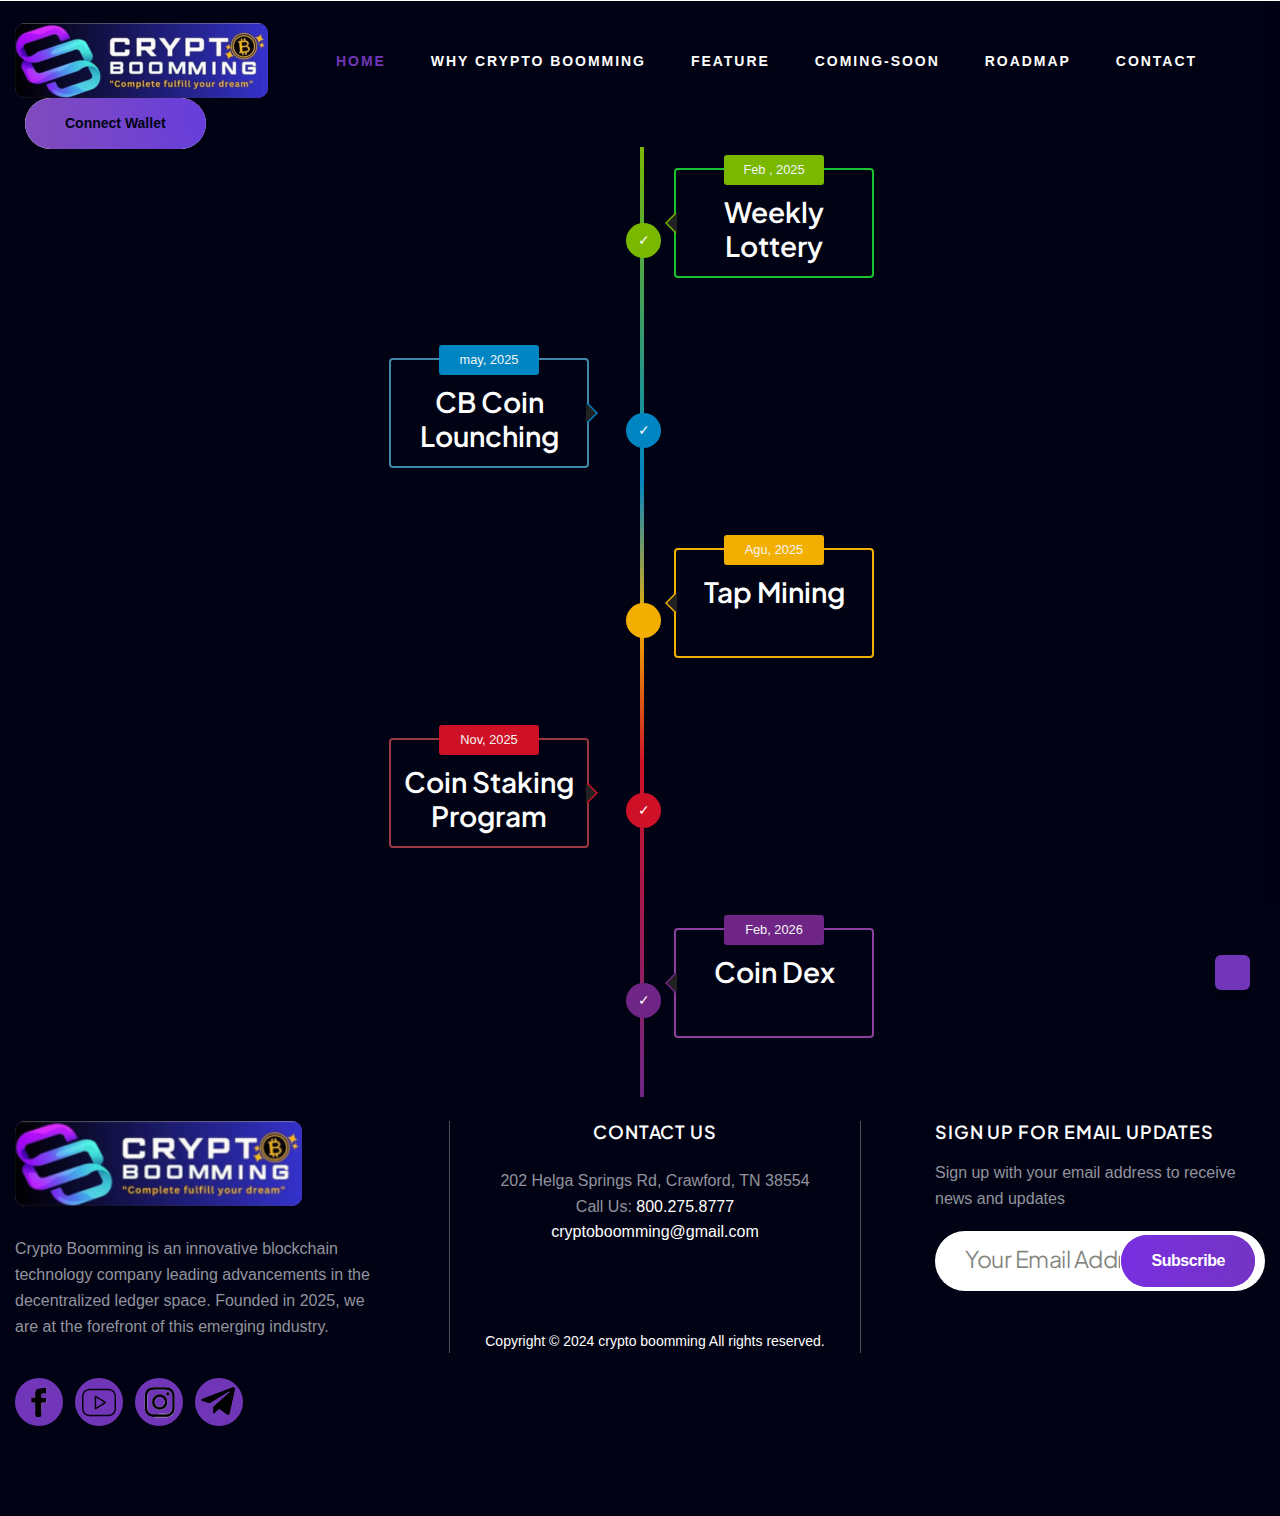
<file: roadmap.html>
<!doctype html>
<html class="no-js" lang="zxx">

<head>
    <meta charset="utf-8">
    <meta http-equiv="x-ua-compatible" content="ie=edge">
    <title>CRYPTO BOOMMING</title>
    <meta name="description" content="CRYPTO BOOMMING">
    <meta name="viewport" content="width=device-width, initial-scale=1">

    <link rel="shortcut icon" type="image/x-icon" href="assets/img/image_2024_12_10T09_05_33_521Z-removebg-preview.png">

    <link rel="stylesheet" href="assets/css/bootstrap.min.css">
    <link rel="stylesheet" href="assets/css/animate.min.css">
    <link rel="stylesheet" href="assets/css/magnific-popup.min.css">
    <link rel="stylesheet" href="assets/css/slick.css">
    <link rel="stylesheet" href="assets/css/default.css">
    <link rel="stylesheet" href="assets/css/style.css">
    <link rel="stylesheet" href="assets/css/responsive.css">
</head>

<body class="home-purple-gradient">
    <!--********************************
   		Code Start From Here
	******************************** -->

    <!--==============================
     Preloader
    ==============================-->
    <div id="preloader">
        <div class="spinner">
            <div class="rect1"></div>
            <div class="rect2"></div>
            <div class="rect3"></div>
            <div class="rect4"></div>
            <div class="rect5"></div>
        </div>
    </div>
    <!-- Preloader -->

    <!-- Scroll-top -->
    <button class="scroll-top scroll-to-target" data-target="html">
        <i class="fas fa-angle-up"></i>
    </button>
    <!-- Scroll-top-end-->

    <!--==============================
	Header Area
    ==============================-->
    <header id="header" class="header-layout1" style="border-bottom: 1px solid #fff;">
        <div id="sticky-header" class="menu-area transparent-header">
            <div class="container custom-container">
                <div class="row">
                    <div class="col-12">
                        <div class="menu-wrap">
                            <nav class="menu-nav">
                                <div class="logo">
                                    <a href="index.html"><img class="logo-image cb-img-logoo"
                                            src="assets/img/images/Untitled design(18).png"
                                            alt="Logo"></a>
                                </div>
                                <div class="navbar-wrap main-menu d-none d-lg-flex">
                                    <ul class="navigation">
                                        <li class="active menu-item-has-children"><a class="section-link"
                                                href="index.html">Home</a>

                                        </li>
                                        <li><a href="#blockchain" class="section-link">Why Crypto Boomming</a></li>
                                        <li><a href="#feature" class="section-link">Feature</a></li>
                                        <!-- <li class="menu-item-has-children"><a href="#">blog</a> -->

                                        </li>
                                        <li><a href="coming-soon.html">coming-soon</a></li>
                                        <li><a href="roadmap.html">Roadmap</a></li>
                                        <li><a href="contact.html">Contact</a></li>
                                        <!-- <li class="py-2 px-3">
                                            <button class="nav-log-btn "><a class="log-btn log-cta-in" href="login.html">LOG IN</a></button></li> -->
                                    </ul>
                                </div>
                                <div class="header-action">
                                    <ul class="list-wrap">
                                        <li class="header-login"><a class="btn2" href="#"> Connect Wallet</a></li>
                                    </ul>
                                </div>
                                <div class="mobile-nav-toggler"> <img style="width: 30px;"
                                        src="/assets/img/togle36-365828_navbar-toggle-icon-menu-hamburger-png-white-removebg-preview.png"
                                        alt=""></div>
                            </nav>
                        </div>
                    </div>
                </div>
            </div>
        </div>
        <!-- Mobile Menu  -->
        <div class="mobile-menu">
            <nav class="menu-box">
                <div class="close-btn"><img style="width: 20px;" src="/assets/img/1croseimages-removebg-preview.png"
                        alt=""></div>
                <div class="nav-logo">
                    <!-- <a href="index.html"><img src="/assets/img/image_2024_12_10T09_05_33_521Z-removebg-preview.png"
                            style="height: 35px; background-color: #7136b8; border-radius: 5px;" alt="Logo"></a> -->
                            <a href="index.html"><img class="logo-image cb-img-logoo"
                                src="assets/img/images/Untitled design(18).png" alt="Logo"></a>
                </div>
                <div class="menu-outer">
                </div>
                <div class="social-links">
                    <ul class="clearfix list-wrap">
                        <li><a href="#"><img width="180"
                                    src="/assets/img/Screenshot_from_2024-11-28_11-33-30-removebg-preview.png"
                                    alt=""></a></li>
                     
                        <li><a href="#"><img style="margin-bottom: 3px; margin-left: 2px;"
                                    src="/assets/img/inScreenshot_from_2024-11-28_11-39-37-removebg-preview.png"
                                    alt=""></a></li>
                        <li><a href="#"> <img style=" margin-bottom: 3px; margin-left: -2px;"
                                    src="/assets/img/whatScreenshot_from_2024-11-28_11-42-27-removebg-preview.png"
                                    alt=""></a></li>
                                    <li><a href="https://t.me/crypto_boomingofficial"> <img style="width: 25px;" src="assets/img/images/tttimages-removebg-preview.png" alt=""> </a></li>
                    </ul>
                </div>
            </nav>
        </div>
        <div class="menu-backdrop"></div>
    </header>

   <main>
        <!-- Start Timeline -->
<section id="timeline" style="padding: 100px 0px;">
    <ul class="line">
        <li>
            <div class="cont">
                <h3 class="radmap-heading">Weekly Lottery</h3>
                <!-- <p>
                    Lorem ipsum dolor sit amet, consectetur adipiscing elit. Vivamus sit amet nulla blandit, sodales
                    odio quis, semper nisi.
                </p> -->
                <time> feb , 2025</time>
            </div>
        </li>
        <li>
            <div class="cont">
                <h3 class="radmap-heading">CB Coin Lounching</h3>
                <!-- <p>
                    Lorem ipsum dolor sit amet, consectetur adipiscing elit. Vivamus sit amet nulla blandit, sodales
                    odio quis, semper nisi.
                </p> -->
                <time>may, 2025</time>
            </div>
        </li>
        <li>
            <div class="cont">
                <h3 class="radmap-heading">Tap Mining</h3>
                <!-- <p>
                    Lorem ipsum dolor sit amet, consectetur adipiscing elit. Vivamus sit amet nulla blandit, sodales
                    odio quis, semper nisi.
                </p> -->
                <time> agu, 2025</time>
            </div>
        </li>
        <li>
            <div class="cont">
                <h3 class="radmap-heading"> Coin Staking Program</h3>
                <!-- <p>
                    Lorem ipsum dolor sit amet, consectetur adipiscing elit. Vivamus sit amet nulla blandit, sodales
                    odio quis, semper nisi.
                </p> -->
                <time> nov, 2025</time>
            </div>
        </li>
        <li>
            <div class="cont">
                <h3 class="radmap-heading">Coin dex</h3>
                <!-- <p>
                    Lorem ipsum dolor sit amet, consectetur adipiscing elit. Vivamus sit amet nulla blandit, sodales
                    odio quis, semper nisi.
                </p> -->
                <time> feb, 2026</time>
            </div>
        </li>
    </ul>
   
</section>
<!-- End Timeline -->
   </main>
    

    <footer class="footer-wrapper footer-layout2 pb-50">
        <div class="container">
            <div class="row justify-content-between">
                <div class="col-xl-auto col-lg-6 order-xl-1">
                    <div class="widget footer-widget">
                        <div class="widget-about">
                            <div class="footer-logo">
                                <a href="index.html"><img class="logo-image cb-img-logoo"
                                        src="assets/img/images/Untitled design(18).png"
                                        style="height: 85px;" alt="Logo"></a>
                            </div>
                            <p class="about-text">
                                Crypto Boomming is an innovative blockchain technology company leading advancements in the decentralized ledger space. Founded in 2025, we are at the forefront of this emerging industry.</p>
                            <div class="social-btn style2">
                                <a href="https://www.facebook.com/share/15L2MWMUZJ/?mibextid=LQQJ4d"><img width="180"
                                        src="/assets/img/Screenshot_from_2024-11-28_11-33-30-removebg-preview.png"
                                        alt=""></a>
                                <a href="https://www.youtube.com/@cryptoboommingofficial">
                                    <!-- <svg xmlns="http://www.w3.org/2000/svg" width="16" height="16" viewBox="0 0 16 16"
                                        fill="none">
                                        <path
                                            d="M10.0596 7.34522L15.8879 0.570312H14.5068L9.44607 6.45287L5.40411 0.570312H0.742188L6.85442 9.46578L0.742188 16.5703H2.12338L7.4676 10.3581L11.7362 16.5703H16.3981L10.0593 7.34522H10.0596ZM8.16787 9.54415L7.54857 8.65836L2.62104 1.61005H4.74248L8.71905 7.29827L9.33834 8.18405L14.5074 15.5779H12.386L8.16787 9.54449V9.54415Z"
                                            fill="currentColor"></path>
                                    </svg> -->
                                    <img style="width: 70%;" src="./assets/img/yypng-clipart-youtube-computer-icons-logo-youtube-angle-triangle-thumbnail-removebg-preview.png" alt="">
                                </a>
                                <a href="https://www.instagram.com/cryptoboommingofficial?igsh=MTJxODg0d3YzdXBtbg%3D%3D&utm_source=qr"> <img style="margin-bottom: 3px; margin-left: 2px;"
                                        src="/assets/img/inScreenshot_from_2024-11-28_11-39-37-removebg-preview.png"
                                        alt=""></a>
                                <a href="https://t.me/crypto_boomingofficial">
                                     <img
                                        style=" margin-bottom: 3px; margin-left: -2px; width: 70%;"
                                        src="/assets/img/tle_images-removebg-preview.png"
                                        alt=""></a>
                            </div>
                        </div>
                    </div>
                </div>

                <div class="col-xl-auto col-lg-6 order-xl-3">
                    <div class="footer-widget widget-newsletter">
                        <h3 class="fw-title">SIGN UP FOR EMAIL UPDATES</h3>
                        <p class="newsletter-text">Sign up with your email address to receive news and updates</p>
                        <form class="newsletter-form">
                            <div class="form-group">
                                <input class="form-control" type="email" placeholder="Your Email Address" required="">
                            </div>
                            <button type="submit" class="btn btn5">Subscribe</button>
                        </form>
                    </div>
                </div>
                <div class="col-xl-auto col-lg-6 order-xl-2">
                    <div class="footer-widget widget-contact">
                        <h3 class="fw-title">CONTACT US</h3>
                        <p class="contact-info-text">202 Helga Springs Rd, Crawford, TN 38554</p>
                        <div class="contact-info-link">Call Us: <a href="tel:8002758777">800.275.8777</a></div>
                        <div class="contact-info-link"><a
                                href="mailto:cryptoboomming@gmail.com">cryptoboomming@gmail.com</a></div>
                        <p class="copyright-text">Copyright © 2024 <a href="#">crypto boomming</a> All rights reserved.
                        </p>
                    </div>
                </div>
            </div>
        </div>
    </footer>

    <!--********************************
			Code End  Here
	******************************** -->

    <!-- <script>
        // Disable right click
        document.addEventListener('contextmenu', function (e) {
            e.preventDefault();
        });

        // Disable F12, Ctrl+Shift+I, Ctrl+U, and other dev tools shortcuts
        document.addEventListener('keydown', function (e) {
            // F12 key
            if (e.key === "F12") {
                e.preventDefault();
            }
            // Ctrl+Shift+I (Chrome Dev Tools), Ctrl+Shift+C (Element Inspector)
            if (e.ctrlKey && e.shiftKey && (e.key === 'I' || e.key === 'C')) {
                e.preventDefault();
            }
            // Ctrl+U (View Source)
            if (e.ctrlKey && e.key.toLowerCase() === 'u') {
                e.preventDefault();
            }
            // Ctrl+Shift+J (Open Dev Tools)
            if (e.ctrlKey && e.shiftKey && e.key === 'J') {
                e.preventDefault();
            }
        });
    </script> -->

    <!-- JS here -->
    <script src="assets/js/jquery-3.6.0.min.js"></script>
    <script src="assets/js/bootstrap.min.js"></script>
    <script src="assets/js/jquery.countdown.min.js"></script>
    <script src="assets/js/jquery.appear.js"></script>
    <script src="assets/js/slick.min.js"></script>
    <script src="assets/js/ajax-form.js"></script>
    <script src="assets/js/jquery.easing.js"></script>
    <script src="assets/js/imagesloaded.pkgd.min.js"></script>
    <script src="assets/js/isotope.pkgd.min.js"></script>
    <script src="assets/js/jquery.magnific-popup.min.js"></script>
    <script src="assets/js/wow.min.js"></script>
    <script src="assets/js/main.js"></script>
</body>

</html>
</file>
<file: assets/css/default.css>
/* Deafult Margin & Padding */
/*-- Margin Top --*/
.mt-5 {
	margin-top: 5px;
}
.mt-10 {
	margin-top: 10px;
}
.mt-15 {
	margin-top: 15px;
}
.mt-20 {
	margin-top: 20px;
}
.mt-25 {
	margin-top: 25px;
}
.mt-30 {
	margin-top: 30px;
}
.mt-35 {
	margin-top: 35px;
}
.mt-40 {
	margin-top: 40px;
}
.mt-45 {
	margin-top: 45px;
}
.mt-50 {
	margin-top: 50px;
}
.mt-55 {
	margin-top: 55px;
}
.mt-60 {
	margin-top: 60px;
}
.mt-65 {
	margin-top: 65px;
}
.mt-70 {
	margin-top: 70px;
}
.mt-75 {
	margin-top: 75px;
}
.mt-80 {
	margin-top: 80px;
}
.mt-85 {
	margin-top: 85px;
}
.mt-90 {
	margin-top: 90px;
}
.mt-95 {
	margin-top: 95px;
}
.mt-100 {
	margin-top: 100px;
}
.mt-105 {
	margin-top: 105px;
}
.mt-110 {
	margin-top: 110px;
}
.mt-115 {
	margin-top: 115px;
}
.mt-120 {
	margin-top: 120px;
}
.mt-125 {
	margin-top: 125px;
}
.mt-130 {
	margin-top: 130px;
}
.mt-135 {
	margin-top: 135px;
}
.mt-140 {
	margin-top: 140px;
}
.mt-145 {
	margin-top: 145px;
}
.mt-150 {
	margin-top: 150px;
}
.mt-155 {
	margin-top: 155px;
}
.mt-160 {
	margin-top: 160px;
}
.mt-165 {
	margin-top: 165px;
}
.mt-170 {
	margin-top: 170px;
}
.mt-175 {
	margin-top: 175px;
}
.mt-180 {
	margin-top: 180px;
}
.mt-185 {
	margin-top: 185px;
}
.mt-190 {
	margin-top: 190px;
}
.mt-195 {
	margin-top: 195px;
}
.mt-200 {
	margin-top: 200px;
}
/*-- Margin Bottom --*/

.mb-5 {
	margin-bottom: 5px;
}
.mb-10 {
	margin-bottom: 10px;
}
.mb-15 {
	margin-bottom: 15px;
}
.mb-20 {
	margin-bottom: 20px;
}
.mb-25 {
	margin-bottom: 25px;
}
.mb-30 {
	margin-bottom: 30px;
}
.mb-35 {
	margin-bottom: 35px;
}
.mb-40 {
	margin-bottom: 40px;
}
.mb-45 {
	margin-bottom: 45px;
}
.mb-50 {
	margin-bottom: 50px;
}
.mb-55 {
	margin-bottom: 55px;
}
.mb-60 {
	margin-bottom: 60px;
}
.mb-65 {
	margin-bottom: 65px;
}
.mb-70 {
	margin-bottom: 70px;
}
.mb-75 {
	margin-bottom: 75px;
}
.mb-80 {
	margin-bottom: 80px;
}
.mb-85 {
	margin-bottom: 85px;
}
.mb-90 {
	margin-bottom: 90px;
}
.mb-95 {
	margin-bottom: 95px;
}
.mb-100 {
	margin-bottom: 100px;
}
.mb-105 {
	margin-bottom: 105px;
}
.mb-110 {
	margin-bottom: 110px;
}
.mb-115 {
	margin-bottom: 115px;
}
.mb-120 {
	margin-bottom: 120px;
}
.mb-125 {
	margin-bottom: 125px;
}
.mb-130 {
	margin-bottom: 130px;
}
.mb-135 {
	margin-bottom: 135px;
}
.mb-140 {
	margin-bottom: 140px;
}
.mb-145 {
	margin-bottom: 145px;
}
.mb-150 {
	margin-bottom: 150px;
}
.mb-155 {
	margin-bottom: 155px;
}
.mb-160 {
	margin-bottom: 160px;
}
.mb-165 {
	margin-bottom: 165px;
}
.mb-170 {
	margin-bottom: 170px;
}
.mb-175 {
	margin-bottom: 175px;
}
.mb-180 {
	margin-bottom: 180px;
}
.mb-185 {
	margin-bottom: 185px;
}
.mb-190 {
	margin-bottom: 190px;
}
.mb-195 {
	margin-bottom: 195px;
}
.mb-200 {
	margin-bottom: 200px;
}
/*-- Padding Top --*/

.pt-5 {
	padding-top: 5px;
}
.pt-10 {
	padding-top: 10px;
}
.pt-15 {
	padding-top: 15px;
}
.pt-20 {
	padding-top: 20px;
}
.pt-25 {
	padding-top: 25px;
}
.pt-30 {
	padding-top: 30px;
}
.pt-35 {
	padding-top: 35px;
}
.pt-40 {
	padding-top: 40px;
}
.pt-45 {
	padding-top: 45px;
}
.pt-50 {
	padding-top: 50px;
}
.pt-55 {
	padding-top: 55px;
}
.pt-60 {
	padding-top: 60px;
}
.pt-65 {
	padding-top: 65px;
}
.pt-70 {
	padding-top: 70px;
}
.pt-75 {
	padding-top: 75px;
}
.pt-80 {
	padding-top: 80px;
}
.pt-85 {
	padding-top: 85px;
}
.pt-90 {
	padding-top: 90px;
}
.pt-95 {
	padding-top: 95px;
}
.pt-100 {
	padding-top: 100px;
}
.pt-105 {
	padding-top: 105px;
}
.pt-110 {
	padding-top: 110px;
}
.pt-115 {
	padding-top: 115px;
}
.pt-120 {
	padding-top: 120px;
}
.pt-125 {
	padding-top: 125px;
}
.pt-130 {
	padding-top: 130px;
}
.pt-135 {
	padding-top: 135px;
}
.pt-140 {
	padding-top: 140px;
}
.pt-145 {
	padding-top: 145px;
}
.pt-150 {
	padding-top: 150px;
}
.pt-155 {
	padding-top: 155px;
}
.pt-160 {
	padding-top: 160px;
}
.pt-165 {
	padding-top: 165px;
}
.pt-170 {
	padding-top: 170px;
}
.pt-175 {
	padding-top: 175px;
}
.pt-180 {
	padding-top: 180px;
}
.pt-185 {
	padding-top: 185px;
}
.pt-190 {
	padding-top: 190px;
}
.pt-195 {
	padding-top: 195px;
}
.pt-200 {
	padding-top: 200px;
}
/*-- Padding Bottom --*/

.pb-5 {
	padding-bottom: 5px;
}
.pb-10 {
	padding-bottom: 10px;
}
.pb-15 {
	padding-bottom: 15px;
}
.pb-20 {
	padding-bottom: 20px;
}
.pb-25 {
	padding-bottom: 25px;
}
.pb-30 {
	padding-bottom: 30px;
}
.pb-35 {
	padding-bottom: 35px;
}
.pb-40 {
	padding-bottom: 40px;
}
.pb-45 {
	padding-bottom: 45px;
}
.pb-50 {
	padding-bottom: 50px;
}
.pb-55 {
	padding-bottom: 55px;
}
.pb-60 {
	padding-bottom: 60px;
}
.pb-65 {
	padding-bottom: 65px;
}
.pb-70 {
	padding-bottom: 70px;
}
.pb-75 {
	padding-bottom: 75px;
}
.pb-80 {
	padding-bottom: 80px;
}
.pb-85 {
	padding-bottom: 85px;
}
.pb-90 {
	padding-bottom: 90px;
}
.pb-95 {
	padding-bottom: 95px;
}
.pb-100 {
	padding-bottom: 100px;
}
.pb-105 {
	padding-bottom: 105px;
}
.pb-110 {
	padding-bottom: 110px;
}
.pb-115 {
	padding-bottom: 115px;
}
.pb-120 {
	padding-bottom: 120px;
}
.pb-125 {
	padding-bottom: 125px;
}
.pb-130 {
	padding-bottom: 130px;
}
.pb-135 {
	padding-bottom: 135px;
}
.pb-140 {
	padding-bottom: 140px;
}
.pb-145 {
	padding-bottom: 145px;
}
.pb-150 {
	padding-bottom: 150px;
}
.pb-155 {
	padding-bottom: 155px;
}
.pb-160 {
	padding-bottom: 160px;
}
.pb-165 {
	padding-bottom: 165px;
}
.pb-170 {
	padding-bottom: 170px;
}
.pb-175 {
	padding-bottom: 175px;
}
.pb-180 {
	padding-bottom: 180px;
}
.pb-185 {
	padding-bottom: 185px;
}
.pb-190 {
	padding-bottom: 190px;
}
.pb-195 {
	padding-bottom: 195px;
}
.pb-200 {
	padding-bottom: 200px;
}



/*-- Padding Left --*/
.pl-0 {
	padding-left: 0px;
}
.pl-5 {
	padding-left: 5px;
}
.pl-10 {
	padding-left: 10px;
}
.pl-15 {
	padding-left: 15px;
}
.pl-20{
	padding-left: 20px;
}
.pl-25 {
	padding-left: 35px;
}
.pl-30 {
	padding-left: 30px;
}
.pl-35 {
	padding-left: 35px;
}

.pl-35 {
	padding-left: 35px;
}

.pl-40 {
	padding-left: 40px;
}

.pl-45 {
	padding-left: 45px;
}

.pl-50 {
	padding-left: 50px;
}

.pl-55 {
	padding-left: 55px;
}

.pl-60 {
	padding-left: 60px;
}
.pl-65 {
	padding-left: 65px;
}
.pl-70 {
	padding-left: 70px;
}
.pl-75 {
	padding-left: 75px;
}
.pl-80 {
	padding-left: 80px;
}
.pl-85 {
	padding-left: 80px;
}
.pl-90 {
	padding-left: 90px;
}
.pl-95 {
	padding-left: 95px;
}
.pl-100 {
	padding-left: 100px;
}


/*-- Padding Right --*/
.pr-0 {
	padding-right: 0px;
}
.pr-5 {
	padding-right: 5px;
}
.pr-10 {
	padding-right: 10px;
}
.pr-15 {
	padding-right: 15px;
}
.pr-20{
	padding-right: 20px;
}
.pr-25 {
	padding-right: 35px;
}
.pr-30 {
	padding-right: 30px;
}
.pr-35 {
	padding-right: 35px;
}

.pr-35 {
	padding-right: 35px;
}

.pr-40 {
	padding-right: 40px;
}

.pr-45 {
	padding-right: 45px;
}

.pr-50 {
	padding-right: 50px;
}

.pr-55 {
	padding-right: 55px;
}

.pr-60 {
	padding-right: 60px;
}
.pr-65 {
	padding-right: 65px;
}
.pr-70 {
	padding-right: 70px;
}
.pr-75 {
	padding-right: 75px;
}
.pr-80 {
	padding-right: 80px;
}
.pr-85 {
	padding-right: 80px;
}
.pr-90 {
	padding-right: 90px;
}
.pr-95 {
	padding-right: 95px;
}
.pr-100 {
	padding-right: 100px;
}

/* font weight */
.f-700{font-weight: 700;}
.f-600{font-weight: 600;}
.f-500{font-weight: 500;}
.f-400{font-weight: 400;}
.f-300{font-weight: 300;}

/* Background Color */

.gray-bg {
	background: #f7f7fd;
}
.white-bg {
	background: #fff;
}
.black-bg {
	background: #222;
}
.theme-bg {
	background: #222;
}
.primary-bg {
	background: #222;
}
/* Color */

.white-color {
	color: #fff;
}
.black-color {
	color: #222;
}
.theme-color {
	color: #222;
}
.primary-color {
	color: #222;
}
/* black overlay */

[data-overlay] {
	position: relative;
}
[data-overlay]::before {
	background: #000 none repeat scroll 0 0;
	content: "";
	height: 100%;
	left: 0;
	position: absolute;
	top: 0;
	width: 100%;
	z-index: 1;
}
[data-overlay="3"]::before {
	opacity: 0.3;
}
[data-overlay="4"]::before {
	opacity: 0.4;
}
[data-overlay="5"]::before {
	opacity: 0.5;
}
[data-overlay="6"]::before {
	opacity: 0.6;
}
[data-overlay="7"]::before {
	opacity: 0.7;
}
[data-overlay="8"]::before {
	opacity: 0.8;
}
[data-overlay="9"]::before {
	opacity: 0.9;
}
</file>
<file: assets/css/style.css>
/*
  Theme Name: IKO - ICO & Crypto Landing Page Template
  Support: themegenix@gmail.com
  Description: IKO - ICO & Crypto Landing Page Template.
  Version: 1.0
*/

/* CSS Index
============================
01. Variable CSS
02. Header
03. Mobile Menu
04. OffCanvas
05. Banner
06. Breadcrumb
07. Contribution
08. Brand
09. Features
10. Chart
11. RoadMap
12. Team
13. Faq
14. Download
15. Document
16. Blog
17. Pagination
18. Contact
19. Footer
20. Preloader
============================
*/



/*=============================
	1. Google Fonts
===============================*/
@import url('https://fonts.googleapis.com/css2?family=Outfit:wght@100;200;300;400;500;600;700&family=Plus+Jakarta+Sans:ital,wght@0,300;0,400;0,500;0,600;0,700;0,800;1,300;1,400;1,500;1,600;1,700;1,800&display=swap');

/*=============================
	01. Variable CSS
===============================*/
:root {
    --tg-body-font-family: 'Outfit', sans-serif;
    --tg-heading-font-family: 'Plus Jakarta Sans', sans-serif;
    --tg-primary-color: #6636ce;
    --tg-secondary-color: #0F101E;
    --tg-body-font-color: #92939E;
    --tg-heading-font-color: #FFFFFF;
    --tg-paragraph-color: #92939E;
    --tg-body-font-size: 16px;
    --tg-body-font-weight: 400;
    --tg-heading-font-weight: 600;
    --tg-body-line-height: 1.62;
    --tg-heading-line-height: 1.2;
    --tg-blue: #0d6efd;
    --tg-indigo: #6610f2;
    --tg-purple: #6f42c1;
    --tg-pink: #d63384;
    --tg-red: #dc3545;
    --tg-orange: #fd7e14;
    --tg-yellow: #ffc107;
    --tg-green: #010314;
    --tg-teal: #20c997;
    --tg-cyan: #0dcaf0;
    --tg-white: #ffffff;
    --tg-black: #010314;
    --tg-gray: #93B2C8;
    --facebook: #3b5998;
    --twitter: #00acee;
    --linkedin: #1976d2;
    --pinterest: #3b5998;
    --youtube: #c4302b;
    --skype: #00aff0;
}
:root {
    scroll-behavior: auto;
}
body {
	font-family: var(--tg-body-font-family);
	font-weight: var(--tg-body-font-weight);
	font-size: var(--tg-body-font-size);
	line-height: var(--tg-body-line-height);
	color: var(--tg-body-font-color);
	font-style: normal;
    background-color: var(--tg-black);
}
img,
.img {
	max-width: 100%;
	transition: all 0.3s ease-out 0s;
}
.f-left {
	float: left
}
.f-right {
	float: right
}
.fix {
	overflow: hidden
}
a,
button {
	-webkit-transition: all 0.3s ease-out 0s;
	-moz-transition: all 0.3s ease-out 0s;
	-ms-transition: all 0.3s ease-out 0s;
	-o-transition: all 0.3s ease-out 0s;
	transition: all 0.3s ease-out 0s;
	text-decoration: none;
}
a:focus,
.btn:focus,
button:focus {
	text-decoration: none;
	outline: none;
	box-shadow: none;
}

a:hover,
.portfolio-cat a:hover,
.footer -menu li a:hover {
	color: var(--tg-primary-color);
	text-decoration: none;
}
a,
button {
	color: var(--tg-primary-color);
	outline: medium none;
	text-decoration: none;
}
.btn:focus,
button:focus,
input:focus,
input:focus,
textarea,
textarea:focus {
	outline: 0
}
.uppercase {
	text-transform: uppercase;
}
.capitalize {
	text-transform: capitalize;
}
h1,
h2,
h3,
h4,
h5,
h6 {
	font-family: var(--tg-heading-font-family);
	color: var(--tg-heading-font-color);
	margin-top: 0px;
	margin-bottom: .7rem;
	font-style: normal;
	line-height: var(--tg-heading-line-height);
	font-weight: var(--tg-heading-font-weight);
	text-transform: inherit;
}
h1 a,
h2 a,
h3 a,
h4 a,
h5 a,
h6 a {
	color: inherit;
}
h1 {
	font-size: 2.5rem;
}
h2 {
	font-size: 2rem;
}
h3 {
	font-size: 1.75rem;
}
h4 {
	font-size: 1.5rem;
}
h5 {
	font-size: 1.25rem;
}
h6 {
	font-size: 1rem;
}
.list-wrap {
	margin: 0px;
	padding: 0px;
}
.list-wrap li {
	list-style: none
}
p {
	font-size: var(--tg-body-font-size);
	font-weight: var(--tg-body-font-weight);
	line-height: var(--tg-body-line-height);
	color: var(--tg-paragraph-color);
	margin-bottom: 15px;
}
hr {
	border-bottom: 1px solid var(--tg-primary-color);
	border-top: 0 none;
	margin: 30px 0;
	padding: 0;
}
label {
	color: var(--tg-body-font-color);
	cursor: pointer;
	font-size: 16px;
	font-weight: 400;
}
*::-moz-selection {
	background: var(--tg-primary-color);
	color: var(--tg-white);
	text-shadow: none;
}
::-moz-selection {
	background: var(--tg-primary-color);
	color: var(--tg-white);
	text-shadow: none;
}
::selection {
	background: var(--tg-primary-color);
	color: var(--tg-white);
	text-shadow: none;
}
*::-moz-placeholder {
	color: var(--tg-body-font-color);
	font-size: var(--tg-body-font-size);
	opacity: 1;
}
*::placeholder {
	color: var(--tg-body-font-color);
	font-size: var(--tg-body-font-size);
	opacity: 1;
  font-size: 23px;
}
::-webkit-scrollbar-track,
::-webkit-scrollbar-track {
	box-shadow: none;
	-webkit-box-shadow: none;
	background-color: var(--tg-secondary-color);
	border-radius: 10px;
}
::-webkit-scrollbar,
::-webkit-scrollbar {
	width: 8px;
	background-color: var(--tg-secondary-color);
}
::-webkit-scrollbar-thumb,
::-webkit-scrollbar-thumb {
	border-radius: 10px;
	background-image: linear-gradient(0deg, var(--tg-primary-color) 0%, var(--tg-green) 47.60%, var(--tg-black) 99.23%);
}
.theme-overlay {
	position: relative
}
.theme-overlay::before {
	background: var(--tg-primary-color) none repeat scroll 0 0;
	content: "";
	height: 100%;
	left: 0;
	opacity: 0.6;
	position: absolute;
	top: 0;
	width: 100%;
}
.separator {
	border-top: 1px solid var(--tg-primary-color);
}

/* Bootstrap 5 */
.container {
    padding-left: 15px;
    padding-right: 15px;
}
.row {
    --bs-gutter-x: 30px;
}
.row.g-0 {
	--bs-gutter-x: 0;
}
.gutter-y-30 {
  	--bs-gutter-y: 30px;
}

/*=============================
	1. Button style
===============================*/
.btn {
    user-select: none;
    -moz-user-select: none;
    background: var(--tg-white) none repeat scroll 0 0;
    border: medium none;
    border-radius: 30px;
    color: var(--tg-black);
    cursor: pointer;
    display: inline-flex;
    align-items: center;
    font-size: 14px;
    font-weight: 700;
    letter-spacing: -0.42px;
    line-height: 1;
    margin-bottom: 0;
    padding: 18px 45px;
    text-align: center;
    text-transform: none;
    touch-action: manipulation;
    transition: all 0.4s ease;
    vertical-align: middle;
    white-space: nowrap;
}
.btn::after {
    font-family: "Font Awesome 5 Free";
    font-weight: 700;
    color: var(--tg-primary-color);
    line-height: 1;
    margin-left: 40px;
    transition: all 0.3s ease 0s;
}
.btn:hover {
    background: var(--tg-secondary-color);
    color: var(--tg-white);
}
.btn:hover::after {
    color: var(--tg-white);
}
.btn.btn-two {
    background: var(--tg-secondary-color);
    color: var(--tg-white);
}
.btn.btn-two::after {
    color: var(--tg-white);
}
.btn.btn-two:hover {
    background: var(--tg-white);
    color: var(--tg-black);
}
.btn.btn-two:hover::after {
    color: var(--tg-primary-color);
}
.breadcrumb > .active {
	color: var(--tg-primary-color);
}

/* scrollUp */
.scroll-top {
    width: 35px;
    height: 35px;
    line-height: 35px;
    position: fixed;
    bottom: -10%;
    right: 30px;
    font-size: var(--tg-body-font-size);
    border-radius: 6px;
    z-index: 99;
    color: var(--tg-white);
    text-align: center;
    cursor: pointer;
    background: var(--tg-primary-color);
    transition: 1s ease;
    border: none;
}
.scroll-top.open {
	bottom: 30px;
}
.scroll-top::after {
	position: absolute;
	z-index: -1;
	content: '';
	top: 100%;
	left: 5%;
	height: 10px;
	width: 90%;
	opacity: 1;
	background: radial-gradient(ellipse at center, rgba(0, 0, 0, 0.25) 0%, rgba(0, 0, 0, 0) 80%);
}
.scroll-top:hover {
	background: var(--tg-secondary-color);
}


/*=============================
	02. Header
===============================*/
.custom-container {
    max-width: 1710px;
}
.transparent-header {
	position: absolute;
	left: 0;
	top: 0px;
	width: 100%;
	z-index: 9;
	height: auto;
}
#header-fixed-height.active-height {
    display: block;
    height: 105px;
}
.menu-area {
    padding: 40px 0 20px;
}
.menu-nav {
	display: flex;
	align-items: center;
	flex-wrap: wrap;
	justify-content: flex-start;
}
.navbar-wrap {
	display: flex;
	flex-grow: 1;
}
.navbar-wrap ul {
    display: inline-flex;
    flex-direction: row;
    flex-wrap: wrap;
    padding: 0 70px;
    margin: 0 auto;
    border: 1px solid rgba(255, 255, 255, 0.15);
    background: var(--tg-black);
    border-radius: 40px;
}
.navbar-wrap > ul > li {
    list-style: none;
	display: block;
	position: relative;
    margin-right: 65px;
}
.navbar-wrap > ul > li:last-child {
    margin-right: 0;
}
.navbar-wrap ul li a {
    color: var(--tg-heading-font-color);
    padding: 24px 0;
    display: block;
    line-height: 1;
    position: relative;
    z-index: 1;
    font-size: 14px;
    font-weight: 700;
    line-height: normal;
    letter-spacing: 1.96px;
    text-transform: uppercase;
}
.navbar-wrap > ul > li.active > a,
.navbar-wrap > ul > li:hover > a {
	color: var(--tg-primary-color);
}
.main-menu .navigation li.menu-item-has-children .dropdown-btn {
    display: none;
}
.mobile-menu .navigation .dropdown-btn.open span {
    transform: rotate(180deg);
}
.header-action > ul {
	display: flex;
	align-items: center;
	margin-left: 10px;
}
.header-action > ul li {
    position: relative;
    margin-left: 15px;
}
.header-action ul li:first-child {
	margin-left: 0;
}
.header-action ul li a {
	color: var(--tg-heading-font-color);
	font-size: 14px;
}
.header-action .header-login a {
    font-size: 14px;
    display: flex;
    align-items: center;
    background: var(--tg-white);
    color: var(--tg-black);
    font-weight: 700;
    gap: 12px;
    padding: 14px 23px;
    border-radius: 30px;
}
.header-action .header-login a i {
    color: var(--tg-primary-color);
    transition: all 0.3s ease-out 0s;
}
.header-action .header-login a:hover {
    background: var(--tg-primary-color);
    color: var(--tg-white);
}
.header-action .header-login a:hover i {
    color: var(--tg-white);
}
.offcanvas-menu .menu-tigger {
    width: 50px;
    height: 50px;
    display: flex;
    align-items: center;
    justify-content: center;
    background: var(--tg-primary-color);
    color: var(--tg-white);
    border-radius: 50%;
    font-size: 16px;
}
.offcanvas-menu .menu-tigger:hover {
    background: var(--tg-white);
    color: var(--tg-primary-color);
}
.navbar-wrap ul li .sub-menu {
	position: absolute;
	left: 0;
	right: 0;
	top: 100%;
	min-width: 230px;
	border: 1px solid rgba(43 44 56 / 46%);
	background: var(--tg-secondary-color);
	margin: 0 0;
	transform: scale(1 , 0);
	transform-origin: 0 0;
	-webkit-transition: all 0.3s ease-in-out;
	-moz-transition: all 0.3s ease-in-out;
	-ms-transition: all 0.3s ease-in-out;
	-o-transition: all 0.3s ease-in-out;
	transition: all 0.3s ease-in-out;
	-webkit-box-shadow: 0px 30px 70px 0px rgba(7 8 8 / 15%);
	-moz-box-shadow: 0px 30px 70px 0px rgba(7 8 8 / 15%);
	box-shadow: 0px 30px 70px 0px rgba(7 8 8 / 15%);
	border-radius: 0;
	padding: 18px 0;
	display: block;
	visibility: hidden;
	opacity: 0;
	z-index: 9;
    border-radius: 0 0 10px 10px;
}
.navbar-wrap ul li .sub-menu .sub-menu {
	right: auto;
	left: 100%;
	top: 0;
}
.navbar-wrap ul li .sub-menu li {
	margin-left: 0;
	text-align: left;
	display: block;
}
.navbar-wrap ul li .sub-menu li a {
	padding: 9px 15px 9px 25px;
	color: var(--tg-white);
	-webkit-transition: all 0.3s ease-in-out;
	-moz-transition: all 0.3s ease-in-out;
	-ms-transition: all 0.3s ease-in-out;
	-o-transition: all 0.3s ease-in-out;
	transition: all 0.3s ease-in-out;
    font-size: 14px;
    font-weight: 700;
    line-height: normal;
    letter-spacing: 1.96px;
    text-transform: uppercase;
}
.navbar-wrap ul li .sub-menu li.active a,
.navbar-wrap ul li .sub-menu li a:hover {
    color: var(--tg-primary-color);
}
.navbar-wrap ul li:hover > .sub-menu {
	opacity: 1;
	visibility: visible;
	transform: scale(1);
}
.sticky-menu {
	position: fixed;
	left: 0;
	margin: auto;
	top: 0;
	width: 100%;
	z-index: 99;
	background: var(--tg-secondary-color);
	-webkit-animation: 1000ms ease-in-out 0s normal none 1 running fadeInDown;
	animation: 1000ms ease-in-out 0s normal none 1 running fadeInDown;
	-webkit-box-shadow: 0 10px 15px rgba(25, 25, 25, 0.1);
	box-shadow: 0 10px 15px rgba(25, 25, 25, 0.1);
	border-radius: 0;
}
.sticky-menu.menu-area {
    padding: 20px 0;
}

/*=============================
	03. Mobile Menu
===============================*/
.nav-outer .mobile-nav-toggler {
	position: relative;
	float: right;
	font-size: 40px;
	line-height: 50px;
	cursor: pointer;
	display: none;
	color: var(--tg-white);
	margin-right: 30px;
	top: 15px;
}
.nav-logo img {
    max-width: 150px;
    max-height: 38px;
}
.mobile-menu {
	position: fixed;
	right: 0;
	top: 0;
	width: 300px;
	padding-right: 30px;
	max-width: 100%;
	height: 100%;
	z-index: 99;
	border-radius: 0px;
	transition: all 0.3s cubic-bezier(0.785, 0.135, 0.15, 0.86);
	-moz-transition: all 0.3s cubic-bezier(0.785, 0.135, 0.15, 0.86);
	-webkit-transition: all 0.3s cubic-bezier(0.785, 0.135, 0.15, 0.86);
	-ms-transition: all 0.3s cubic-bezier(0.785, 0.135, 0.15, 0.86)e;
	-o-transition: all 0.3s cubic-bezier(0.785, 0.135, 0.15, 0.86);
	-webkit-transform: translateX(101%);
	-ms-transform: translateX(101%);
	transform: translateX(101%);
}
.mobile-menu .navbar-collapse {
	display: block !important;
}
.mobile-menu .nav-logo {
	position: relative;
	padding: 30px 25px;
	text-align: left;
}
.mobile-menu-visible {
	overflow: hidden;
}
.mobile-menu-visible .mobile-menu {
	-webkit-transform: translateX(0%);
    -ms-transform: translateX(0%);
    transform: translateX(0%);
}
.mobile-menu .navigation li.current>a:before {
	height: 100%;
}
.menu-backdrop {
	position: fixed;
	right: 0;
	top: 0;
	width: 100%;
	height: 100%;
	z-index: 2;
	transition: all 700ms ease;
	-moz-transition: all 700ms ease;
	-webkit-transition: all 700ms ease;
	-ms-transition: all 700ms ease;
	-o-transition: all 700ms ease;
	opacity: 0;
	visibility: hidden;
	background: rgba(0, 0, 0, 0.5);
}
.mobile-menu-visible .menu-backdrop {
	opacity: 1;
	visibility: visible;
}
.mobile-menu .menu-box {
	position: absolute;
	left: 0px;
	top: 0px;
	width: 100%;
	height: 100%;
	max-height: 100%;
	overflow-y: auto;
	overflow-x: hidden;
	background: var(--tg-secondary-color);
	padding: 0px 0px;
	z-index: 5;
	box-shadow: -9px 0 14px 0px rgb(0 0 0 / 6%);
}
.mobile-menu-visible .mobile-menu .menu-box {
	opacity: 1;
	visibility: visible;
}
.mobile-menu .close-btn {
    position: absolute;
    right: 15px;
    top: 28px;
    line-height: 30px;
    width: 35px;
    text-align: center;
    font-size: 20px;
    color: var(--tg-primary-color);
    cursor: pointer;
    z-index: 10;
    -webkit-transition: all 0.9s ease;
    -o-transition: all 0.9s ease;
    transition: all 0.9s ease;
}
.mobile-menu-visible .mobile-menu .close-btn {
	-webkit-transform: rotate(360deg);
	-ms-transform: rotate(360deg);
	transform: rotate(360deg);
}
.mobile-menu .navigation {
	position: relative;
	display: block;
	width: 100%;
	float: none;
	margin: 0;
	padding: 0;
}
.mobile-menu .navigation ul {
	padding: 0;
	margin: 0;
}
.mobile-menu .navigation li {
    position: relative;
    display: block;
    border-top: 1px solid rgb(255 255 255 / 10%);
}
.mobile-menu .navigation:last-child {
	border-bottom: 1px solid rgb(255 255 255 / 10%);
}
.mobile-menu .navigation li > ul > li:first-child {
	border-top: 1px solid rgb(255 255 255 / 10%);
}
.mobile-menu .navigation li > a {
    position: relative;
    display: block;
    line-height: 24px;
    padding: 10px 60px 10px 25px;
    font-size: 14px;
    font-weight: 700;
    color: var(--tg-heading-font-color);
    text-transform: uppercase;
    -webkit-transition: all 500ms ease;
    -o-transition: all 500ms ease;
    transition: all 500ms ease;
    border: none;
    letter-spacing: 1px;
}
.mobile-menu .navigation li ul li > a {
    font-size: 14px;
    margin-left: 20px;
    text-transform: uppercase;
}
.mobile-menu .navigation li ul li ul li a {
    margin-left: 40px;
}
.mobile-menu .navigation li ul li ul li ul li a {
    margin-left: 60px;
}
.mobile-menu .navigation li > a:before {
	content: '';
	position: absolute;
	left: 0;
	top: 0;
	height: 0;
	-webkit-transition: all 500ms ease;
	-o-transition: all 500ms ease;
	transition: all 500ms ease;
}
.mobile-menu .navigation li.menu-item-has-children .dropdown-btn {
	position: absolute;
	right: 15px;
	top: 6px;
	width: 32px;
	height: 32px;
	text-align: center;
	font-size: 16px;
	line-height: 32px;
	color: var(--tg-white);
	background: var(--tg-primary-color);
	cursor: pointer;
	border-radius: 2px;
	-webkit-transition: all 500ms ease;
	-o-transition: all 500ms ease;
	transition: all 500ms ease;
	z-index: 5;
}
.mobile-menu .navigation li.menu-item-has-children .dropdown-btn i {
	-webkit-transition: all 500ms ease;
	-o-transition: all 500ms ease;
	transition: all 500ms ease;
}
.mobile-menu .navigation li.menu-item-has-children .dropdown-btn.open i {
	-webkit-transform: rotate(45deg);
	-ms-transform: rotate(45deg);
	transform: rotate(45deg);
	color: var(--tg-primary-color);
}
.mobile-menu .navigation li > ul,
.mobile-menu .navigation li > ul > li > ul {
	display: none;
}
.mobile-menu .social-links ul {
    display: flex;
    position: relative;
    text-align: center;
    padding: 30px 20px 20px;
    align-items: center;
    justify-content: center;
    flex-wrap: wrap;
}
.mobile-menu .social-links li {
    position: relative;
    display: inline-block;
    margin: 0px 6px 10px;
}
.mobile-menu .social-links li a {
    display: flex;
    align-items: center;
    justify-content: center;
    width: 40px;
    height: 40px;
    position: relative;
    line-height: 32px;
    font-size: 16px;
    color: var(--tg-heading-font-color);
    -webkit-transition: all 500ms ease;
    -o-transition: all 500ms ease;
    transition: all 500ms ease;
    border: 1px solid rgb(255 255 255 / 10%);
    border-radius: 3px;
    -webkit-border-radius: 3px;
    -moz-border-radius: 3px;
    -ms-border-radius: 3px;
    -o-border-radius: 3px;
}
.mobile-menu .social-links li a:hover {
	border-color: var(--tg-primary-color);
	background: var(--tg-primary-color);
	color: var(--tg-white);
}
.menu-area .mobile-nav-toggler {
    position: relative;
    float: right;
    cursor: pointer;
    line-height: 1;
    display: none;
    width: 50px;
    height: 50px;
    align-items: center;
    justify-content: center;
    background: var(--tg-primary-color);
    font-size: 16px;
    border-radius: 50%;
    color: var(--tg-white);
}


/*=============================
	04. OffCanvas
===============================*/
.extra-info {
	background: var(--tg-black) none repeat scroll 0 0;
	height: 100%;
	padding: 30px;
	position: fixed;
	right: 0;
	top: 0;
	transition: all 0.7s ease 0s;
	width: 340px;
	z-index: 999;
	overflow-y: scroll;
	transform: translateX(100%);
}
.extra-info.active {
	transform: translateX(0);
}
.close-icon {
	margin-top: -16px;
	text-align: right;
}
.close-icon > button {
    background: transparent;
    border: 0 none;
    color: var(--tg-primary-color);
    cursor: pointer;
    font-size: 20px;
    padding: 0;
}
.extra-info .logo-side img {
	max-width: 151px;
}
.side-info {
	border-top: 1px solid var(--tg-primary-color);
	padding-top: 25px;
}
.contact-list h4 {
	color: var(--tg-heading-font-color);
	font-weight: 700;
	font-size: 18px;
}
.contact-list p {
    color: var(--tg-paragraph-color);
    margin: 0;
    margin-bottom: 2px;
    line-height: 26px;
}
.social-icon-right > a {
	color: var(--tg-primary-color);
	display: inline-block;
	margin-right: 20px;
	text-align: center;
}
.social-icon-right > a:hover {
    color: var(--tg-white);
}
.offcanvas-overly {
	position: fixed;
	background: var(--tg-secondary-color);
	top: 0;
	left: 0;
	height: 100%;
	width: 100%;
	z-index: 99;
	opacity: 0;
	visibility: hidden;
	transition: .3s;
}
.offcanvas-overly.active {
	opacity: .7;
	visibility: visible;
}
.extra-info::-webkit-scrollbar {
    width: 0px;
}


/*=============================
	05. Banner
===============================*/
.banner-bg {
    background-size: cover;
    background-position: center;
    border-radius: 0 0 20px 20px;
    position: relative;
    padding: 140px 0px 120px;
    min-height: 100vh;
    display: flex;
    align-items: center;
    margin: 0 20px;
}
.banner-bg::before {
    content: "";
    position: absolute;
    left: 0px;
    top: 0px;
    width: 100%;
    height: 100%;
    background: linear-gradient(0deg, var(--tg-primary-color) 0%, var(--tg-green) 47.60%, transparent 65.23%);
    z-index: -1;
    border-radius: 0px 0px 20px 20px;
}
.banner-content {
    position: relative;
    z-index: 1;
}
.banner-content .title {
    font-size: 65px;
    margin-bottom: 45px;
    letter-spacing: -2.6px;
}
.banner-content .title span {
    background: linear-gradient(180deg, var(--tg-white) 0%, var(--tg-primary-color) 100%);
    background-clip: text;
    -webkit-background-clip: text;
    -webkit-text-fill-color: transparent;
}
.banner-content p {
    font-size: 20px;
    margin-bottom: 55px;
    color: var(--tg-white);
    font-weight: 500;
}
.coming-time {
    display: flex;
    align-items: center;
    justify-content: center;
    flex-wrap: wrap;
    gap: 30px 75px;
}
.time-count {
    display: flex;
    align-items: center;
    flex-direction: column;
    background: var(--tg-white);
    border-radius: 5px;
    min-width: 110px;
    color: var(--tg-black);
    font-weight: 500;
    font-size: 14px;
    padding: 15px;
    position: relative;
    line-height: 1.4;
}
.time-count span {
    line-height: .9;
    font-size: 35px;
    font-weight: 700;
    color: var(--tg-black);
    font-family: var(--tg-heading-font-family);
    display: block;
    margin-bottom: 5px;
}
.time-count::after,
.time-count::before {
    content: "";
    position: absolute;
    right: -35px;
    top: 50%;
    transform: translateY(-50%);
    width: 7px;
    height: 7px;
    border-radius: 50%;
    background: var(--tg-white);
    opacity: .3;
}
.time-count::after {
    right: -45px;
}
.time-count:last-child:after,
.time-count:last-child:before {
    display: none;
}
.banner-scroll-down {
    position: absolute;
    left: 50%;
    transform: translateX(-50%);
    bottom: 50px;
}
.banner-scroll-down a {
    color: var(--tg-white);
    display: block;
    width: 30px;
    height: 50px;
    text-align: center;
}
.banner-scroll-down a span {
    display: block;
    width: 15px;
    height: 15px;
    border-bottom: 2px solid var(--tg-white);
    border-right: 2px solid var(--tg-white);
    transform: rotate(45deg);
    margin: -10px 0 0 8px;
    animation: animate 2s infinite;
}
.banner-scroll-down a span:nth-child(2) {
    animation-delay: -0.2s;
}
.banner-scroll-down a span:nth-child(3) {
    animation-delay: -0.4s;
}
.banner-shape-wrap img {
    position: absolute;
}
.banner-shape-wrap img:nth-child(1) {
    left: 107px;
    bottom: 134px;
}
.banner-shape-wrap img:nth-child(2) {
    right: 107px;
    bottom: 120px;
}
@keyframes animate {
    0% {
        opacity: 0;
        transform: rotate(45deg) translate(-15px, -15px);
    }
    50% {
        opacity: 1;
    }
    100% {
        opacity: 0;
        transform: rotate(45deg) translate(15px, 15px);
    }
}
@keyframes alltuchtopdown {
  0% {
        transform: rotateX(0deg) translateY(0px);
    }
  50% {
        transform: rotateX(0deg) translateY(-30px);
    }
  100% {
        transform: rotateX(0deg) translateY(0px);
    }
}
.alltuchtopdown {
    -webkit-animation-name: alltuchtopdown;
    animation-name: alltuchtopdown;
    -webkit-animation-duration: 6s;
    animation-duration: 6s;
    -webkit-animation-iteration-count: infinite;
    animation-iteration-count: infinite;
    -webkit-animation-timing-function: linear;
    animation-timing-function: linear;
}
@keyframes leftToRight {
  0% {
        transform: rotateX(0deg) translateX(0px);
    }
  50% {
        transform: rotateX(0deg) translateX(50px);
    }
  100% {
        transform: rotateX(0deg) translateX(0px);
    }
}
.leftToRight {
    -webkit-animation-name: leftToRight;
    animation-name: leftToRight;
    -webkit-animation-duration: 8s;
    animation-duration: 8s;
    -webkit-animation-iteration-count: infinite;
    animation-iteration-count: infinite;
    -webkit-animation-timing-function: linear;
    animation-timing-function: linear;
}

/*=============================
	06. Breadcrumb
===============================*/
.breadcrumb-bg {
    background-size: cover;
    background-position: center;
    border-radius: 0 0 20px 20px;
    position: relative;
    z-index: 1;
    padding: 270px 0 195px;
    margin: 0 20px;
    overflow: hidden;
}
.breadcrumb-bg::before {
    content: "";
    position: absolute;
    left: 0;
    top: 0;
    width: 100%;
    height: 100%;
    background: linear-gradient(0deg, var(--tg-primary-color) 0%, var(--tg-green) 47.60%, transparent 65.23%);
    z-index: -1;
}
.breadcrumb-content {
    text-align: center;
}
.breadcrumb-content .title {
    font-size: 60px;
    margin-bottom: 25px;
    letter-spacing: -1.8px;
}
.breadcrumb-content .breadcrumb {
    justify-content: center;
    margin-bottom: 0;
}
.breadcrumb-content .breadcrumb-item {
    color: var(--tg-white);
    font-size: 18px;
    font-weight: 700;
    line-height: normal;
    text-transform: uppercase;
}
.breadcrumb-content .breadcrumb-item a {
    color: #B4B4C3;
}
.breadcrumb-content .breadcrumb-item a:hover {
    color: var(--tg-primary-color);
}
.breadcrumb-content .breadcrumb-item+.breadcrumb-item::before {
    padding-right: 10px;
    color: var(--tg-white);
    /* content: "\f054"; */
    font-family: "Font Awesome 5 Free";
    font-weight: 700;
    font-size: 18px;
    line-height: 1;
    margin-top: 3px;
}
.breadcrumb-content .breadcrumb-item+.breadcrumb-item {
    padding-left: 10px;
}
.breadcrumb-shape-wrap img {
    position: absolute;
    z-index: -1;
}
.breadcrumb-shape-wrap img:nth-child(1) {
    left: 6%;
    top: 42%;
}
.breadcrumb-shape-wrap img:nth-child(2) {
    right: 8%;
    bottom: 22%;
}
.rotateme {
  -webkit-animation-name: rotateme;
  animation-name: rotateme;
  -webkit-animation-duration: 10s;
  animation-duration: 10s;
  -webkit-animation-iteration-count: infinite;
  animation-iteration-count: infinite;
  -webkit-animation-timing-function: linear;
  animation-timing-function: linear;
}
@keyframes rotateme {
  from {
    -webkit-transform: rotate(0deg);
     transform: rotate(0deg);
  }
  to {
    -webkit-transform: rotate(360deg);
    transform: rotate(360deg);
  }
}
@-webkit-keyframes rotateme {
  from {
    -webkit-transform: rotate(0deg);
  }
  to {
    -webkit-transform: rotate(360deg);
  }
}


/*=============================
	07. Contribution
===============================*/
.contribution-area {
    position: relative;
}
.contribution-title .title {
    font-size: 60px;
    text-align: center;
    margin-bottom: 0;
    letter-spacing: -1.8px;
}
.contribution-title {
    margin-bottom: 60px;
}
.contribution-title .title span {
    color: var(--tg-primary-color);
}
.progress-wrap .list-wrap {
    display: flex;
    align-items: center;
    justify-content: space-between;
    padding: 0 160px;
    gap: 30px;
}
.progress-wrap .list-wrap li {
    position: relative;
    color: #AAABB2;
    font-size: 14px;
    font-weight: 500;
    letter-spacing: 1.4px;
    text-transform: uppercase;
    padding-bottom: 40px;
}
.progress-wrap .list-wrap li::before {
    content: "";
    position: absolute;
    left: 50%;
    transform: translateX(-50%);
    bottom: 17px;
    width: 2px;
    height: 14px;
    background: var(--tg-white);
}
.progress-wrap .progress {
    height: 32px;
    background-color: #1C1D34;
    border-radius: 25px;
    padding: 7px 8px;
    margin-bottom: 20px;
}
.progress-wrap .progress-bar {
    border-radius: 25px;
    background: linear-gradient(286deg, var(--tg-primary-color) 0%, var(--tg-green) 47.60%, var(--tg-black) 98.23%)
}
.progress-wrap .progress-title {
    margin-bottom: 0;
    font-size: 18px;
    font-weight: 700;
    font-family: var(--tg-body-font-family);
    display: flex;
    align-items: center;
    justify-content: space-between;
    gap: 20px;
}
.contribution-btn {
    display: flex;
    align-items: center;
    justify-content: center;
    gap: 25px;
    margin-top: 50px;
    flex-wrap: wrap;
}
.contribution-shape-wrap img {
    position: absolute;
    z-index: -1;
}
.contribution-shape-wrap img:nth-child(1) {
    left: 2%;
    bottom: 25%;
}
.contribution-shape-wrap img:nth-child(2) {
    right: 3%;
    bottom: 23%;
}

/*=============================
	08. Brand
===============================*/
.brand-title {
    margin-bottom: 60px;
}
.brand-title .title {
    display: inline-block;
    position: relative;
    text-transform: uppercase;
    margin-bottom: 0;
    font-size: 14px;
    font-weight: 700;
    letter-spacing: 1.26px;
    padding: 0 18px;
}
.brand-title .title::after,
.brand-title .title::before {
    content: "";
    position: absolute;
    left: 0;
    top: 50%;
    transform: translateY(-50%);
    width: 10px;
    height: 10px;
    border-radius: 50%;
    background: var(--tg-primary-color);
}
.brand-title .title::after {
    left: auto;
    right: 0;
}
.brand-item-wrap {
    border-top: 1px solid rgba(255, 255, 255, 0.10);
    border-bottom: 1px solid rgba(255, 255, 255, 0.10);
    position: relative;
    padding: 45px 0;
}
.brand-item-wrap::after,
.brand-item-wrap::before {
    content: "";
    position: absolute;
    left: 0;
    top: 0;
    width: 18%;
    height: 100%;
    background: linear-gradient(90deg, #010314 0%, rgba(1, 3, 20, 0.00) 100%);
    z-index: 5;
}
.brand-item-wrap::after {
    left: auto;
    right: 0;
    transform: rotate(180deg);
}
.brand-active .col-12 {
    padding: 0 15px;
}
.brand-item {
    min-height: 48px;
    display: flex;
    align-items: center;
    justify-content: center;
}
.brand-item img {
    opacity: .5;
    cursor: pointer;
    transition: .3s linear;
}
.brand-item img:hover {
    opacity: 1;
}

/*=============================
	09. Features
===============================*/
.section-title .title {
    background: linear-gradient(180deg, var(--tg-white) 0%, var(--tg-gray) 100%);
    background-clip: text;
    -webkit-background-clip: text;
    -webkit-text-fill-color: transparent;
    font-size: 50px;
    margin-bottom: 0;
    letter-spacing: -1.5px;
}
.features-item {
    display: flex;
    align-items: center;
    background: var(--tg-secondary-color);
    border: 1px solid rgba(43 44 56 / 46%);
    border-radius: 15px;
    padding: 40px 70px 40px 55px;
    margin-bottom: 30px;
}
.features-content {
    width: 50%;
    margin-right: 20px;
}
.features-content .title {
    font-size: 28px;
    font-weight: 600;
    letter-spacing: -0.84px;
    margin-bottom: 25px;
}
.features-img {
    flex-grow: 1;
    text-align: right;
}
.features-content p {
    margin-bottom: 0;
}

/* features-two */
.features-bg {
    background-size: cover;
    background-position: center;
    border-radius: 20px 20px 0 0;
    position: relative;
    margin: 0 20px;
    overflow: hidden;
}
.features-bg::before {
    content: "";
    position: absolute;
    left: 0;
    top: 0;
    width: 100%;
    height: 100%;
    background: linear-gradient(0deg, var(--tg-primary-color) 0%, var(--tg-green) 47.60%, var(--tg-black) 65.23%);
    z-index: -1;
    transform: rotate(180deg);
}
.features-inner-wrap {
    position: relative;
    padding: 140px 0;
    z-index: 1;
}
.features-line-shape {
    width: 100%;
    height: 2px;
    background: linear-gradient(225deg, #010314 0%, rgba(255, 255, 255, 0.45) 54.98%, rgba(1, 3, 20, 0.99) 100%);
    position: absolute;
    left: 0;
    bottom: 0;
}
.features-item-wrap {
    margin-bottom: 90px;
}
.features-item-two {
    border-radius: 15px;
    background: linear-gradient(180deg, rgba(255, 255, 255, 0.14) 0%, rgba(255, 255, 255, 0.00) 100%);
    box-shadow: 0px 16px 18px 0px rgba(1, 12, 50, 0.10);
    display: flex;
    align-items: center;
    padding: 30px 30px;
    margin-bottom: 30px;
    transition: .3s linear;
}
.features-item-two:hover {
    transform: translateY(-5px);
}
.features-img-two {
    width: 95px;
    flex: 0 0 auto;
    margin-right: 30px;
}
.features-content-two .title {
    margin-bottom: 0;
    font-size: 24px;
    font-weight: 700;
    letter-spacing: -0.72px;
}
.section-title .title img {
    border-radius: 50px;
    margin: 0 5px;
}
.section-title-two.section-title .title {
    font-size: 60px;
    background: linear-gradient(180deg, var(--tg-white) 0%, var(--tg-primary-color) 100%);
    background-clip: text;
    -webkit-background-clip: text;
    -webkit-text-fill-color: transparent;
}
.features-shape-wrap img {
    position: absolute;
}
.features-shape-wrap img:nth-child(1) {
    left: 15%;
    bottom: 6%;
}
.features-shape-wrap img:nth-child(2) {
    right: 9%;
    bottom: 0%;
}

/*=============================
	10. Chart
===============================*/
.chart-inner-wrap {
    position: relative;
}
.chart-inner-wrap::before {
    content: "";
    position: absolute;
    left: 50%;
    transform: translateX(-50%);
    top: 0;
    width: 2px;
    height: 100%;
    background: linear-gradient(225deg, var(--tg-black) 0%, rgba(255, 255, 255, 0.45) 54.98%, rgba(1, 3, 20, 0.99) 100%);
}
.chart-wrap {
    margin-left: 30px;
}
.chart-wrap .chart {
    width: 340px;
    height: 340px;
    margin: 0 0 50px 60px;
}
.chart-tab .nav-tabs {
    border-bottom: none;
    display: inline-flex;
    background: #1C1D34;
    border-radius: 30px;
    padding: 10px 10px;
    justify-content: center;
    margin-bottom: 50px;
}
.chart-tab .nav-tabs .nav-link {
    margin-bottom: 0;
    background: transparent;
    border: none;
    font-size: 14px;
    font-weight: 700;
    border-radius: 30px;
    color: var(--tg-white);
    padding: 8px 35px;
}
.chart-tab .nav-tabs .nav-link.active {
    background: var(--tg-white);
    color: #010314;
}
.chart-list .list-wrap {
    display: flex;
    align-items: center;
    flex-wrap: wrap;
    gap: 15px 0;
}
.chart-list .list-wrap li {
    color: var(--tg-white);
    font-size: 16px;
    font-weight: 500;
    letter-spacing: 0.48px;
    width: 50%;
    position: relative;
    padding-left: 30px;
}
.chart-list .list-wrap li::before {
    content: "";
    width: 19px;
    height: 19px;
    border-radius: 50%;
    background: #E275FF;
    position: absolute;
    left: 0;
    top: 3px;
}
.chart-list .list-wrap li:nth-child(2):before {
    background: #8B29A6;
}
.chart-list .list-wrap li:nth-child(3):before {
    background: #621378;
}
.chart-list .list-wrap li:nth-child(4):before {
    background: #4A075C;
}
.chart-list .list-wrap li:nth-child(5):before {
    background: #340142;
}
.chart-list .list-wrap li:nth-child(6):before {
    background: #1C1D34;
}
.chart-inner-wrap .right-side-content {
    margin-left: 190px;
}
.chart-inner-wrap .right-side-content img {
    margin-bottom: 30px;
}
.chart-inner-wrap .right-side-content p {
    margin-bottom: 25px;
    margin-left: 20px;
}
.chart-inner-wrap .right-side-content .list-wrap li {
    display: flex;
    font-size: 18px;
    font-weight: 500;
    color: var(--tg-white);
    align-items: center;
    gap: 10px;
    border-radius: 5px;
    padding: 9px 20px;
    transition: .3s ease-in-out;
}
.chart-inner-wrap .right-side-content .list-wrap li span {
    width: 30px;
    height: 30px;
    display: flex;
    align-items: center;
    justify-content: center;
    background: rgb(255 255 255 / 10%);
    color: var(--tg-white);
    border-radius: 50%;
}
.chart-inner-wrap .right-side-content .list-wrap li:hover {
    background: linear-gradient(82deg, var(--tg-primary-color) 0%, var(--tg-green) 47.60%, var(--tg-black) 98.23%);
}
.chart-inner-wrap .right-side-content .list-wrap li:hover span {
    background: var(--tg-black);
}

/*=============================
	11. RoadMap
===============================*/
.roadmap-area {
    overflow: hidden;
}
.roadmap-title {
    display: block;
    font-size: 14px;
    font-weight: 700;
    margin-bottom: 45px;
    margin-left: 14px;
    letter-spacing: 0.56px;
    text-transform: uppercase;
}
.roadmap-content {
    border: 1px solid rgba(43 44 56 / 46%);
    background: var(--tg-secondary-color);
    border-radius: 15px;
    padding: 75px 50px 65px;
}
.roadmap-content .title {
    display: flex;
    align-items: flex-start;
    font-size: 30px;
    font-weight: 500;
    margin-bottom: 32px;
    gap: 16px;
}
.roadmap-content .title .dot {
    width: 32px;
    height: 32px;
    border-radius: 50%;
    display: block;
    position: relative;
    background: rgba(255 255 255 / 11%);
    flex: 0 0 auto;
    transform: translateY(3px);
}
.roadmap-content .title .dot::before {
    content: "";
    position: absolute;
    left: 50%;
    top: 50%;
    transform: translate(-50%, -50%);
    width: 16px;
    height: 16px;
    border-radius: 50%;
    background: linear-gradient(0deg, var(--tg-primary-color) 0%, var(--tg-green) 47.60%, var(--tg-black) 98.23%)
}
.roadmap-content .title .dot::after {
    content: "";
    position: absolute;
    left: 50%;
    transform: translateX(-50%);
    bottom: 24px;
    width: 1px;
    height: 120px;
    background: #292A37;
}
.roadmap-content p {
    margin-bottom: 0;
}
.roadMap-active .col-lg-4 {
    padding: 0 15px;
}

/*=============================
	12. Team
===============================*/
.team-bg {
    background-size: cover;
    background-position: center;
    border-radius: 0 0 20px 20px;
    position: relative;
    padding: 140px 0;
    overflow: hidden;
    margin: 0 20px;
}
.team-bg::before {
    content: "";
    position: absolute;
    left: 0;
    top: 0;
    width: 100%;
    height: 100%;
    background: linear-gradient(0deg, var(--tg-primary-color) 0%, var(--tg-green) 47.60%, var(--tg-black) 91.23%);
    z-index: -1;
}
.team-item {
    text-align: center;
}
.team-thumb {
    position: relative;
    margin-bottom: 15px;
}
.team-thumb img {
    mix-blend-mode: luminosity !important;
    display: inline-block !important;
}
.team-thumb .team-social {
    position: absolute;
    left: 50%;
    transform: translateX(-50%);
    bottom: 30px;
    width: 32px;
    height: 32px;
    display: flex;
    align-items: center;
    justify-content: center;
    background: var(--tg-white);
    border-radius: 50%;
    font-size: 15px;
}
.team-thumb .team-social:hover {
    background: var(--tg-primary-color);
    color: var(--tg-white);
}
.team-content .title {
    font-size: 22px;
    margin-bottom: 15px;
}
.team-content span {
    line-height: 1;
    display: block;
    font-size: 14px;
    font-weight: 500;
    color: #CBD0D4;
}

/*=============================
	13. Faq
===============================*/
.faq-inner-wrap {
    padding: 140px 0;
    position: relative;
}
.faq-inner-wrap::before {
    content: "";
    position: absolute;
    left: 0;
    bottom: 0;
    width: 100%;
    height: 2px;
    background: linear-gradient(225deg, #010314 0%, rgba(255, 255, 255, 0.45) 54.98%, rgba(1, 3, 20, 0.99) 100%);;
}
.faq-wrap {
    margin: 0 30px;
}
.faq-wrap .accordion-item {
    background-color: var(--tg-secondary-color);
    border: 1px solid rgba(43 44 56 / 46%);
    border-radius: 15px;
    overflow: hidden;
    margin-bottom: 20px;
}
.faq-wrap .accordion-item.active {
    background: linear-gradient(0deg, var(--tg-primary-color) 0%, var(--tg-green) 47.60%, var(--tg-black) 98.23%);
    border: none;
}
.faq-wrap .accordion-item:last-child {
    margin-bottom: 0;
}
.faq-wrap .accordion-item:last-of-type .accordion-button.collapsed {
    border-bottom-right-radius: 15px;
    border-bottom-left-radius: 15px;
}
.faq-wrap .accordion-item:first-of-type .accordion-button {
    border-top-left-radius: 15px;
    border-top-right-radius: 15px;
}
.faq-wrap .accordion-button {
    padding: 38px 90px 38px 55px;
    font-size: 24px;
    color: var(--tg-white);
    background-color: transparent;
    font-weight: 600;
    letter-spacing: -0.48px;
    font-family: var(--tg-heading-font-family);
    position: relative;
}
.faq-wrap .accordion-button::after {
    flex-shrink: 0;
    width: auto;
    height: auto;
    content: "\f062";
    background-image: none;
    font-size: 25px;
    font-family: "Font Awesome 5 Free";
    font-weight: 700;
    position: absolute;
    right: 45px;
    top: 38px;
    color: var(--tg-white);
    opacity: 0.3;
}
.faq-wrap .accordion-button:not(.collapsed)::after {
    background-image: none;
    opacity: 1;
}
.faq-wrap .accordion-button:not(.collapsed) {
    color: var(--tg-white);
    background-color: transparent;
    box-shadow: none;
}
.faq-wrap .accordion-button:focus {
    border-color: none;
    box-shadow: none;
}
.faq-wrap .accordion-body {
    padding: 0 55px 70px;
}
.faq-wrap .accordion-body p {
    font-size: 18px;
    margin-bottom: 0;
    color: #CBD0D4;
}

/*=============================
	14. Download
===============================*/
.download-inner-wrap {
    background: var(--tg-secondary-color);
    border-radius: 15px;
    border: 1px solid rgba(43 44 56 / 46%);
    padding: 75px 80px 0;
    position: relative;
    z-index: 1;
}
.download-content {
    padding: 40px 0 115px;
}
.download-list .list-wrap {
    display: flex;
    align-items: center;
    gap: 15px 50px;
    flex-wrap: wrap;
    margin-bottom: 50px;
}
.download-list .list-wrap li {
    display: flex;
    align-items: center;
    font-size: 20px;
    font-weight: 500;
    color: var(--tg-white);
    gap: 10px;
}
.download-list .list-wrap li span {
    width: 30px;
    height: 30px;
    display: flex;
    align-items: center;
    justify-content: center;
    flex: 0 0 auto;
    background: #1A1C2B;
    border-radius: 50%;
    box-shadow: 0px 1px 4px 0px rgba(0, 20, 90, 0.10);
    font-size: 16px;
}
.download-btn-wrap {
    display: flex;
    align-items: center;
    gap: 30px;
    flex-wrap: wrap;
}
.download-btn-wrap .download-btn img {
    max-height: 60px;
    filter: drop-shadow(0px 4px 4px rgba(0, 0, 0, 0.25));
}
.download-img {
    position: relative;
    z-index: 1;
    text-align: right;
}
.download-img img:nth-child(2) {
    position: absolute;
    right: 0;
    bottom: 0;
    z-index: -1;
}
.download-shape-wrap img {
    position: absolute;
    z-index: -1;
}
.download-shape-wrap img:nth-child(1) {
    left: 0;
    bottom: 0;
}
.download-shape-wrap img:nth-child(2) {
    right: 0;
    bottom: 0;
}

/*=============================
	15. Document
===============================*/
.document-area {
    position: relative;
    z-index: 2;
}
.document-inner-wrap .row {
    --bs-gutter-x: 20px;
}
.document-form-wrap {
    background: var(--tg-secondary-color);
    border: 1px solid rgba(43 44 56 / 46%);
    padding: 60px 50px 50px;
    text-align: center;
    border-radius: 15px;
    height: 100%;
    display: flex;
    flex-direction: column;
    justify-content: center;
}
.document-form-wrap .title {
    font-size: 28px;
    margin-bottom: 35px;
}
.document-form-wrap .row {
    --bs-gutter-x: 20px;
}
.document-form-wrap .form-grp {
    margin-bottom: 20px;
}
.document-form-wrap .form-grp textarea,
.document-form-wrap .form-grp input {
    width: 100%;
    background: rgba(255 255 255 / 7%);
    border: none;
    border-radius: 30px;
    font-size: 16px;
    color: var(--tg-white);
    padding: 15px 20px;
    line-height: 1;
    height: 50px;
    display: block;
}
.document-form-wrap .form-grp textarea::placeholder,
.document-form-wrap .form-grp input::placeholder {
    font-size: 16px;
    color: #AAABB2;
    line-height: 1;
}
.document-form-wrap .form-grp textarea {
    min-height: 200px;
    max-height: 200px;
}
.document-form-wrap form .btn {
    margin-top: 15px;
}
.document-wrap .btn:hover,
.document-form-wrap form .btn:hover {
    background: var(--tg-primary-color);
}
.document-wrap {
    background: var(--tg-secondary-color);
    border: 1px solid rgba(43 44 56 / 46%);
    padding: 60px 64px 50px;
    border-radius: 15px;
    text-align: center;
    height: 100%;
    display: flex;
    flex-direction: column;
    justify-content: center;
    align-items: center;
}
.document-wrap .title {
    margin-bottom: 35px;
    font-size: 28px;
}
.document-wrap .list-wrap {
    display: flex;
    align-items: center;
    justify-content: center;
    flex-wrap: wrap;
    gap: 20px;
    margin-bottom: 25px;
}
.document-wrap .list-wrap a {
    font-size: 14px;
    font-weight: 600;
    line-height: 1;
    color: var(--tg-white);
}
.document-wrap .list-wrap a:hover {
    color: var(--tg-primary-color);
}
.document-wrap .list-wrap a .icon {
    width: 130px;
    height: 104px;
    background: rgba(255 255 255 / 7%);
    border-radius: 10px;
    display: flex;
    align-items: center;
    justify-content: center;
    color: var(--tg-white);
    font-size: 35px;
    line-height: 0;
    margin-bottom: 5px;
}
.document-shape img {
    position: absolute;
    right: 3%;
    top: -2%;
    z-index: -1;
}

/*=============================
	16. Blog
===============================*/
.blog-masonry-post {
    display: flex;
    background: var(--tg-secondary-color);
    padding: 20px 40px 20px 20px;
    border-radius: 30px;
    border: 1px solid rgba(43 44 56 / 46%);
    margin-bottom: 60px;
}
.blog-masonry-thumb {
    width: 315px;
    flex: 0 0 auto;
    margin-right: 30px;
}
.blog-masonry-thumb a {
    height: 100%;
}
.blog-masonry-thumb img {
    border-radius: 30px;
    mix-blend-mode: luminosity;
    height: 100%;
    object-fit: cover;
}
.blog-meta .list-wrap {
    display: flex;
    align-items: center;
    gap: 15px 50px;
    flex-wrap: wrap;
    margin-bottom: 30px;
}
.blog-meta .list-wrap li {
    display: flex;
    align-items: center;
    font-size: 14px;
}
.blog-meta .list-wrap li i {
    color: var(--tg-white);
    font-size: 16px;
    margin-right: 5px;
}
.blog-meta .list-wrap li a {
    display: flex;
    align-items: center;
    color: var(--tg-paragraph-color);
}
.blog-meta .list-wrap li a:hover {
    color: var(--tg-primary-color);
}
.blog-masonry-content .title {
    margin-bottom: 30px;
    font-size: 28px;
    letter-spacing: -0.84px;
    width: 90%;
}
.blog-masonry-content .title a {
    display: inline;
    background-image: linear-gradient(var(--tg-white), var(--tg-white)), linear-gradient(var(--tg-white), var(--tg-white));
    background-size: 0% 1.5px, 0 1.5px;
    background-position: 100% 100%, 0 100%;
    background-repeat: no-repeat;
    transition: background-size 0.4s linear;
}
.blog-masonry-content .title a:hover {
    color: var(--tg-white);
    color: inherit;
    background-size: 0 1.5px, 100% 1.5px;
}
.blog-masonry-content p {
    margin-bottom: 55px;
    width: 90%;
}
.blog-masonry-content .content-bottom {
    display: flex;
    align-items: center;
    flex-wrap: wrap;
    gap: 30px;
}
.blog-author a {
    display: flex;
    align-items: center;
    font-size: 16px;
    font-weight: 500;
    color: var(--tg-white);
}
.blog-author a img {
    border-radius: 50%;
    width: 40px;
    flex: 0 0 auto;
    margin-right: 20px;
}
.blog-author a:hover {
    color: var(--tg-primary-color);
}
.blog-post-wrap .read-more-btn {
    margin-left: auto;
}
.blog-post-wrap .read-more-btn a {
    font-size: 16px;
    color: var(--tg-secondary-color);
    background: var(--tg-white);
    display: inline-flex;
    align-items: center;
    border-radius: 5px;
    gap: 10px;
    padding: 7px 29px;
}
.blog-post-wrap .read-more-btn a i {
    transform: rotate(-45deg);
    transition: all 0.3s ease-out 0s;
}
.blog-post-wrap .read-more-btn a:hover {
    background: var(--tg-primary-color);
    color: var(--tg-white);
}
.blog-post-wrap .read-more-btn a:hover i {
    transform: rotate(0);
}
.blog-standard-post {
    background: var(--tg-secondary-color);
    padding: 20px 20px 60px 20px;
    border-radius: 30px;
    border: 1px solid rgba(43 44 56 / 46%);
    margin-bottom: 60px;
}
.blog-standard-thumb {
    margin-bottom: 30px;
}
.blog-standard-thumb img {
    border-radius: 30px;
    mix-blend-mode: luminosity;
    width: 100%;
}
.blog-standard-content {
    padding: 0 120px 0 40px;
}
.blog-meta .list-wrap .blog-author a {
    font-size: 16px;
    font-weight: 500;
    color: var(--tg-white);
}
.blog-standard-content .title {
    font-size: 28px;
    letter-spacing: -0.84px;
    margin-bottom: 30px;
}
.blog-standard-content .title a {
    display: inline;
    background-image: linear-gradient(var(--tg-white), var(--tg-white)), linear-gradient(var(--tg-white), var(--tg-white));
    background-size: 0% 1.5px, 0 1.5px;
    background-position: 100% 100%, 0 100%;
    background-repeat: no-repeat;
    transition: background-size 0.4s linear;
}
.blog-standard-content .title a:hover {
    color: var(--tg-white);
    color: inherit;
    background-size: 0 1.5px, 100% 1.5px;
}
.blog-standard-content p {
    margin-bottom: 55px;
}

/* blog-sidebar */
.blog-widget {
    border-radius: 20px;
    border: 1px solid rgba(43 44 56 / 46%);
    background: var(--tg-secondary-color);
    padding: 45px 40px 50px;
    margin-bottom: 60px;
}
.blog-widget:last-child {
    margin-bottom: 0;
}
.widget-title {
    font-size: 24px;
    font-weight: 500;
    letter-spacing: -0.72px;
    margin-bottom: 30px;
}
.sidebar-search form {
    position: relative;
}
.sidebar-search form input {
    width: 100%;
    border-radius: 5px;
    border: 1px solid #292A37;
    background: transparent;
    font-size: 18px;
    line-height: 1;
    padding: 18px 55px 18px 10px;
    height: 60px;
    color: var(--tg-white);
}
.sidebar-search form input::placeholder {
    font-size: 18px;
    color: var(--tg-paragraph-color);
}
.sidebar-search form button {
    position: absolute;
    right: 20px;
    top: 50%;
    transform: translateY(-50%);
    border: none;
    background: transparent;
    font-size: 18px;
    padding: 0;
    line-height: 1;
    color: var(--tg-paragraph-color);
}
.sidebar-search form button:hover {
    color: var(--tg-white);
}
.sidebar-cat-list .list-wrap li a {
    font-size: 18px;
    font-weight: 500;
    color: var(--tg-white);
    display: flex;
    align-items: center;
    justify-content: space-between;
    padding-bottom: 14px;
    margin-bottom: 14px;
    position: relative;
}
.sidebar-cat-list .list-wrap li a:hover {
    color: var(--tg-paragraph-color);
}
.sidebar-cat-list .list-wrap li a::before {
    content: "";
    position: absolute;
    left: 0;
    bottom: 0;
    width: 0;
    height: 1px;
    background: #292A37;
    transition: all 0.3s ease-out 0s;
}
.sidebar-cat-list .list-wrap li a:hover::before {
    width: 100%;
}
.sidebar-cat-list .list-wrap li:last-child a {
    margin: 0;
    padding: 0;
}
.sidebar-cat-list .list-wrap li:last-child a::before {
    display: none;
}
.rc-post-item {
    display: flex;
    align-items: flex-start;
    margin-bottom: 30px;
}
.rc-post-item:last-child {
    margin-bottom: 0;
}
.rc-post-item .thumb {
    width: 80px;
    flex: 0 0 auto;
    margin-right: 20px;
}
.rc-post-item .thumb img {
    border-radius: 5px;
    mix-blend-mode: luminosity;
}
.rc-post-item .date {
    display: block;
    font-size: 14px;
    font-weight: 500;
    line-height: normal;
    letter-spacing: 1.4px;
    text-transform: uppercase;
    color: var(--tg-white);
    margin-bottom: 15px;
}
.rc-post-item .title {
    margin-bottom: 0;
    font-size: 18px;
    font-family: var(--tg-body-font-family);
    font-weight: 400;
    color: var(--tg-paragraph-color);
}
.sidebar-follow-wrap .list-wrap {
    display: flex;
    align-items: center;
    gap: 10px;
    border-bottom: 1px solid #292A37;
    padding-bottom: 40px;
    margin-bottom: 40px;
}
.sidebar-follow-wrap .list-wrap li a {
    width: 55px;
    height: 55px;
    display: flex;
    align-items: center;
    justify-content: center;
    border: 1px solid #292A37;
    border-radius: 50%;
    color: var(--tg-white);
}
.sidebar-follow-wrap .list-wrap li a:hover {
    background: var(--tg-white);
    border-color: var(--tg-white);
    color: var(--tg-secondary-color);
}
.sidebar-follow-wrap .btn:hover {
    background: var(--tg-primary-color);
}
.sidebar-tag-list .list-wrap {
    display: flex;
    align-items: center;
    flex-wrap: wrap;
    gap: 10px;
}
.sidebar-tag-list .list-wrap li a {
    color: rgba(146, 147, 158, 0.50);
    font-size: 14px;
    letter-spacing: 0.7px;
    border: 1px solid rgba(43 44 56 / 46%);
    display: block;
    padding: 7px 18px;
    line-height: 1;
    border-radius: 3px;
}
.sidebar-tag-list .list-wrap li a:hover {
    background: var(--tg-white);
    color: var(--tg-secondary-color);
    border-color: var(--tg-white);
}

/* blog-details */
.blog-details-thumb {
    margin-bottom: 30px;
}
.blog-details-thumb img {
    height: 420px;
    object-fit: cover;
    border-radius: 30px;
    mix-blend-mode: luminosity;
}
.blog-details-content {
    margin-bottom: 90px;
}
.blog-details-content .title {
    margin-bottom: 30px;
    font-size: 28px;
}
.blog-details-content > p {
    margin-bottom: 25px;
}
.blog-details-content blockquote {
    background: var(--tg-secondary-color);
    border-radius: 15px;
    border: 1px solid rgba(43 44 56 / 46%);
    padding: 40px 40px;
    margin: 50px 0 50px 0;
}
.blog-details-content blockquote p {
    font-size: 24px;
    font-weight: 600;
    font-family: var(--tg-heading-font-family);
    color: var(--tg-white);
    margin-bottom: 15px;
}
.blog-details-content blockquote cite {
    font-style: normal;
    font-size: 16px;
}
.blog-details-inner-img {
    margin-bottom: 20px;
}
.blog-details-inner-img img {
    border-radius: 30px;
    height: 290px;
    object-fit: cover;
    mix-blend-mode: luminosity;
    margin-bottom: 30px;
}
.blog-details-bottom {
    margin-top: 60px;
    padding-bottom: 60px;
    border-bottom: 1px solid #292A37;
}
.post-tags .list-wrap {
    display: flex;
    align-items: center;
    gap: 10px;
    flex-wrap: wrap;
}
.post-tags .list-wrap li a {
    color: rgba(146, 147, 158, 0.50);
    font-size: 14px;
    letter-spacing: 0.7px;
    border: 1px solid rgba(43 44 56 / 46%);
    display: block;
    padding: 7px 18px;
    line-height: 1;
    border-radius: 3px;
}
.post-tags .list-wrap li a:hover {
    background: var(--tg-white);
    color: var(--tg-secondary-color);
    border-color: var(--tg-white);
}
.blog-post-share .list-wrap {
    display: flex;
    align-items: center;
    justify-content: flex-end;
    gap: 10px;
}
.blog-post-share .list-wrap li a {
    width: 30px;
    height: 30px;
    display: flex;
    align-items: center;
    justify-content: center;
    border-radius: 50%;
    border: 2px solid #292A37;
    font-size: 12px;
    color: var(--tg-white);
}
.blog-post-share .list-wrap li a:hover {
    background: var(--tg-white);
    color: var(--tg-secondary-color);
    border-color: var(--tg-white);
}
.blog-avatar-wrap {
    border: 1px solid rgba(43 44 56 / 46%);
    border-radius: 20px;
    display: flex;
    align-items: flex-start;
    padding: 42px 42px;
    background: var(--tg-secondary-color);
}
.blog-avatar-img {
    width: 80px;
    flex: 0 0 auto;
    margin-right: 30px;
}
.blog-avatar-img img {
    border-radius: 50%;
}
.blog-avatar-info .name {
    font-size: 20px;
    margin-bottom: 15px;
}
.blog-avatar-info p {
    margin-bottom: 0;
}
.comments-wrap {
    margin-bottom: 90px;
}
.comments-wrap-title {
    font-size: 28px;
    margin-bottom: 50px;
    letter-spacing: -0.84px;
}
.comments-box {
    display: flex;
    align-items: flex-start;
    margin-bottom: 50px;
}
.comments-avatar {
    width: 70px;
    flex: 0 0 auto;
    margin-right: 30px;
}
.comments-text .avatar-name {
    margin-bottom: 20px;
}
.comments-text .avatar-name .name {
    display: flex;
    align-items: center;
    justify-content: space-between;
    margin-bottom: 5px;
    font-size: 18px;
}
.comments-text .avatar-name .name .reply-btn {
    font-size: 12px;
    background: var(--tg-secondary-color);
    border: 1px solid rgba(43 44 56 / 46%);
    display: block;
    color: var(--tg-paragraph-color);
    border-radius: 15px;
    padding: 7px 18px;
}
.comments-text .avatar-name .name .reply-btn:hover {
    background: var(--tg-white);
    color: var(--tg-secondary-color);
    border-color: var(--tg-white);
}
.comments-text .avatar-name .date {
    font-size: 14px;
    display: block;
    line-height: 1;
}
.comments-text p {
    margin-bottom: 0;
}
.latest-comments .children {
    margin: 0 0 0 100px;
}
.comment-respond {
    border: 1px solid rgba(43 44 56 / 46%);
    border-radius: 30px;
    padding: 45px 50px 50px;
    background: var(--tg-secondary-color);
}
.comment-reply-title {
    font-size: 28px;
    margin-bottom: 20px;
    letter-spacing: -0.84px;
}
.comment-notes {
    margin-bottom: 35px;
}
.comment-form .form-grp {
    margin-bottom: 30px;
}
.comment-form .form-grp label {
    display: block;
    font-size: 18px;
    font-weight: 700;
    color: var(--tg-white);
    line-height: 1;
    font-family: var(--tg-heading-font-family);
    margin-bottom: 20px;
}
.comment-form .form-grp textarea,
.comment-form .form-grp input {
    width: 100%;
    border: none;
    border-radius: 30px;
    background: rgba(255 255 255 / 7%);
    padding: 12px 20px;
    font-size: 16px;
    color: var(--tg-white);
    height: 50px;
    display: block;
}
.comment-form .form-grp input::placeholder,
.comment-form .form-grp textarea::placeholder {
    color: #AAABB2;
}
.comment-form .form-grp textarea {
    max-height: 155px;
    min-height: 155px;
}
.comment-form .checkbox-grp {
    display: flex;
    align-items: center;
    margin: 40px 0;
}
.comment-form .checkbox-grp input {
    width: 16px;
    margin-right: 9px;
    height: 16px;
    cursor: pointer;
    background: transparent;
    padding: 0;
    border-radius: 2px;
    border: 1px solid #92939E;
    flex: 0 0 auto;
}
.comment-form .checkbox-grp input:focus {
    box-shadow: none;
}
.comment-form .checkbox-grp label {
    font-weight: 400;
    font-size: 14px;
    color: var(--tg-paragraph-color);
    user-select: none;
    margin-bottom: 0;
}
.comment-form .btn:hover {
    background: var(--tg-primary-color);
}
.comments-avatar img {
    border-radius: 50%;
}

/*=============================
	17. Pagination
===============================*/
.pagination-wrap ul {
    display: -webkit-box;
    display: -moz-box;
    display: -ms-flexbox;
    display: -webkit-flex;
    display: flex;
    align-items: center;
    justify-content: center;
    flex-wrap: wrap;
    gap: 10px 10px;
}
.pagination-wrap ul li a {
    display: -webkit-box;
    display: -moz-box;
    display: -ms-flexbox;
    display: -webkit-flex;
    display: flex;
    align-items: center;
    justify-content: center;
    width: 55px;
    height: 55px;
    background: transparent;
    border-radius: 50%;
    font-size: 18px;
    color: var(--tg-white);
    font-weight: 700;
    border: 1px solid rgba(43 44 56 / 46%);
    line-height: 1;
}
.pagination-wrap ul li.active a,
.pagination-wrap ul li a:hover {
    background: var(--tg-secondary-color);
}

/*=============================
	18. Contact
===============================*/
.contact-info-wrap {
    margin-bottom: 110px;
}
.contact-info-item {
    text-align: center;
    background: var(--tg-secondary-color);
    border-radius: 30px;
    margin-bottom: 30px;
    border: 1px solid rgba(43 44 56 / 46%);
    padding: 60px 30px 50px;
}
.contact-info-item .icon {
    width: 60px;
    height: 60px;
    display: flex;
    align-items: center;
    justify-content: center;
    border-radius: 50%;
    border: 1px solid #292A37;
    margin: 0 auto 20px;
    font-size: 20px;
    color: var(--tg-white);
    line-height: 1;
}
.contact-info-item .content .title {
    font-size: 20px;
    margin-bottom: 20px;
}
.contact-info-item .content p {
    margin-bottom: 0;
    font-size: 20px;
}
.contact-info-item .content a {
    color: var(--tg-paragraph-color);
}
.contact-info-item .content a:hover {
    color: var(--tg-primary-color);
}
.contact-form-wrap .col-43 {
    width: 43%;
    flex: 0 0 auto;
}
.contact-form-wrap .col-57 {
    width: 57%;
    flex: 0 0 auto;
}
.contact-map {
    width: 100%;
    height: 100%;
}
.contact-map iframe {
    width: 100%;
    height: 100%;
    border-radius: 15px 0 0 15px;
}
.contact-form {
    background: var(--tg-secondary-color);
    border-radius: 0 15px 15px 0;
    padding: 50px 50px;
}
.contact-form .title {
    font-size: 28px;
    margin-bottom: 30px;
    font-weight: 500;
}
.contact-form .row {
    --bs-gutter-x: 20px;
}
.contact-form .form-grp {
    margin-bottom: 20px;
}
.contact-form .form-grp textarea,
.contact-form .form-grp input {
    width: 100%;
    background: rgba(255 255 255 / 7%);
    display: block;
    border: none;
    padding: 15px 15px;
    border-radius: 30px;
    color: var(--tg-white);
    line-height: 1;
    height: 50px;
}
.contact-form .form-grp textarea::placeholder,
.contact-form .form-grp input::placeholder {
    color: #AAABB2;
}
.contact-form .form-grp textarea {
    min-height: 160px;
    max-height: 160px;
}
.contact-form .btn:hover {
    background: var(--tg-primary-color);
}
.ajax-response.error {
    color: red;
    margin-top: 20px;
}
.ajax-response.success {
    color: green;
}

/*=============================
	19. Footer
===============================*/
.footer-bg {
    background-size: cover;
    background-position: center;
    border-radius: 20px 20px 0 0;
    position: relative;
    padding: 350px 0 0;
    margin: -350px 20px 0;
    overflow: hidden;
}
.footer-bg::before {
    content: "";
    position: absolute;
    left: 0;
    top: 0;
    width: 100%;
    height: 100%;
    background: linear-gradient(0deg, var(--tg-primary-color) 0%, var(--tg-green) 47.60%, var(--tg-black) 65.23%);
    z-index: -2;
    transform: rotate(180deg);
}
.footer-top {
    padding: 110px 0 30px;
    z-index: 2;
    position: relative;
}
.footer-widget {
    margin-bottom: 40px;
}
.footer-widget .fw-title {
    margin-bottom: 25px;
    font-size: 18px;
    letter-spacing: 0.9px;
    text-transform: uppercase;
}
.footer-link .list-wrap li {
    margin-bottom: 15px;
}
.footer-link .list-wrap li:last-child {
    margin-bottom: 0;
}
.footer-link .list-wrap li a {
    color: #CBD0D4;
    font-size: 15px;
    font-weight: 500;
    line-height: 1.3;
    position: relative;
}
.footer-link .list-wrap li a::before {
    content: "";
    position: absolute;
    left: 0;
    bottom: 0;
    width: 100%;
    height: 1px;
    background: var(--tg-white);
    -webkit-transform-origin: right top;
    -ms-transform-origin: right top;
    transform-origin: right top;
    -webkit-transform: scale(0, 1);
    -ms-transform: scale(0, 1);
    transform: scale(0, 1);
    -webkit-transition: transform 0.4s cubic-bezier(1, 0, 0, 1);
    transition: transform 0.4s cubic-bezier(.74, .72, .27, .24);
}
.footer-link .list-wrap li a:hover::before {
    -webkit-transform-origin: left top;
    -ms-transform-origin: left top;
    transform-origin: left top;
    -webkit-transform: scale(1, 1);
    -ms-transform: scale(1, 1);
    transform: scale(1, 1);
}
.footer-newsletter p {
    margin-bottom: 60px;
    font-size: 15px;
    color: #CBD0D4;
    font-weight: 500;
}
.footer-newsletter form {
    position: relative;
}
.footer-newsletter form input {
    width: 100%;
    border: none;
    background: var(--tg-secondary-color);
    padding: 24px 80px 24px 18px;
    font-size: 15px;
    color: var(--tg-white);
    font-weight: 400;
    border-radius: 10px;
    height: 72px;
}
.footer-newsletter form input::placeholder {
    font-size: 15px;
    color: #AAABB2;
    font-weight: 400;
}
.footer-newsletter form button {
    width: 65px;
    height: 72px;
    border: none;
    padding: 0;
    background: var(--tg-white);
    position: absolute;
    right: 0;
    top: 0;
    display: flex;
    align-items: center;
    justify-content: center;
    border-radius: 10px;
    font-size: 24px;
    color: var(--tg-secondary-color);
}
.footer-newsletter form button:hover {
    color: var(--tg-white);
    background: var(--tg-primary-color);
}
.footer-bottom {
    padding: 30px 0;
    position: relative;
}
.footer-bottom::before {
    content: "";
    position: absolute;
    left: 0;
    top: 0;
    width: 100%;
    height: 2px;
    background: linear-gradient(225deg, var(--tg-black) 0%, rgba(255, 255, 255, 0.45) 54.98%, rgba(1, 3, 20, 0.99) 100%);
}
.copyright-text p {
    margin-bottom: 0;
    text-align: center;
    font-size: 14px;
    font-size: 500;
    color: var(--tg-white);
}
.footer-shape-wrap img {
    position: absolute;
}
.footer-shape-wrap img:nth-child(1) {
    left: 0;
    top: 35%;
}
.footer-shape-wrap img:nth-child(2) {
    right: 5%;
    top: 43%;
}


/*=============================
	20. Preloader
===============================*/
#preloader {
	position: fixed;
	display: flex;
	align-items: center;
	justify-content: center;
	background: var(--tg-black);
	z-index: 999;
	width: 100%;
	height: 100%;
}
.spinner {
  margin: 100px auto;
  width: 50px;
  height: 40px;
  text-align: center;
  font-size: 10px;
}
.spinner > div {
  background-color: var(--tg-primary-color);
  height: 100%;
  width: 6px;
  display: inline-block;
  -webkit-animation: sk-stretchdelay 1.2s infinite ease-in-out;
  animation: sk-stretchdelay 1.2s infinite ease-in-out;
}
.spinner .rect2 {
  -webkit-animation-delay: -1.1s;
  animation-delay: -1.1s;
}
.spinner .rect3 {
  -webkit-animation-delay: -1.0s;
  animation-delay: -1.0s;
}
.spinner .rect4 {
  -webkit-animation-delay: -0.9s;
  animation-delay: -0.9s;
}
.spinner .rect5 {
  -webkit-animation-delay: -0.8s;
  animation-delay: -0.8s;
}
@-webkit-keyframes sk-stretchdelay {
  0%, 40%, 100% {
    -webkit-transform: scaleY(0.4);
  }

  20% {
    -webkit-transform: scaleY(1.0);
  };
}
@keyframes sk-stretchdelay {
  0%, 40%, 100% {
    transform: scaleY(0.4);
    -webkit-transform: scaleY(0.4);
  }

  20% {
    transform: scaleY(1.0);
    -webkit-transform: scaleY(1.0);
  };
}

/* Home 2 ---------------------------------- */
.home-purple-gradient {
    --tg-primary-color: #7136b8;
    --tg-theme-color2: #5729D6;
    --tg-black2: #10121D;
    --tg-secondary-color: #010314;
    --tg-secondary-color2: #0F101E;
}
.btn5,
.btn3,
.btn2 {
    position: relative;
    z-index: 2;
    overflow: hidden;
    justify-content: center;
}
.btn5:before,
.btn3:before,
.btn2:before {
    content: "";
    position: absolute;
    top: 0;
    left: 0;
    width: 101%;
    height: 100%;
    border-radius: inherit;
    background: linear-gradient(82.3deg, var(--tg-primary-color) 10.8%, var(--tg-theme-color2) 94.3%);
    transition: all 0.475s;
    z-index: -1;
    opacity: 0.9;
}
.btn5:hover:before,
.btn3:hover:before,
.btn2:hover:before {
    opacity: 1;
}
.btn3:after {
    display: none;
}
.btn4 {
    background: transparent;
    border: 1px solid var(--tg-white);
    color: var(--tg-white);
}
.btn4:hover {
    background: var(--tg-white);
    color: var(--tg-secondary-color);
}
.btn5:after,
.btn4:after {
    display: none;
}
.btn5 {
    background: linear-gradient(93.17deg, var(--tg-primary-color) -18.55%, #7E2AFD 163.09%);
    color: var(--tg-white);
    font-weight: 600;
  }
  .btn5:before {
    background: linear-gradient(-93.17deg, var(--tg-primary-color) -18.55%, #7E2AFD 163.09%);
  }
  .btn5:focus, .btn5:hover, .btn5.active {
    color: var(--tg-white);
    background: linear-gradient(93.17deg, var(--tg-primary-color) -18.55%, #7E2AFD 163.09%);
  }
  .btn5:focus:before, .btn5:hover:before, .btn5.active:before {
    opacity: 1;
  }
.title.style2 {
    -webkit-text-fill-color: var(--tg-white);
    font-weight: 700;
}
.text-title {
    color: var(--tg-secondary-color) !important;
    -webkit-text-fill-color: var(--tg-secondary-color) !important;
}
.sec-text {
    font-size: 18px;
    margin-top: 30px;
    line-height: 1.667;
    margin-bottom: 0;
}
@media (max-width: 1299px) {
    .sec-text {
        font-size: 16px;
    }
}
.slider-area {
    position: relative;
}
.slider-arrow {
    display: inline-block;
    padding: 0;
    background-color: var(--tg-white);
    border: 1px solid #EBEDF1;
    color: var(--tg-secondary-color);
    position: absolute;
    top: 50%;
    left: var(--pos-x, -120px);
    width: var(--icon-size, 55px);
    height: var(--icon-size, 55px);
    line-height: var(--icon-size, 55px);
    font-size: var(--icon-font-size, 18px);
    margin-top: calc(var(--icon-size, 55px) / -2);
    z-index: 3;
    border-radius: 50%;
}
.slider-arrow.next-btn {
    right: var(--pos-x, -120px);
    left: auto;
}
.slider-arrow:hover {
    background-color: var(--tg-primary-color);
    color: var(--tg-white);
    border-color: var(--tg-primary-color);
}
.slider-arrow.default {
    position: relative;
    --pos-x: 0;
    margin-top: 0;
}
.slick-dots {
    list-style-type: none;
    padding: 2px 0 4px;
    margin: 40px 0 0 0;
    line-height: 0;
    text-align: center;
    height: -webkit-max-content;
    height: -moz-max-content;
    height: max-content;
  }

  .slick-dots li {
    display: inline-block;
    margin-right: 15px;
  }

  .slick-dots li:last-child {
    margin-right: 0;
  }

  .slick-dots button {
    font-size: 0;
    padding: 0;
    background-color: rgba(255, 255, 255, 0.3);
    width: 12px;
    height: 12px;
    line-height: 0;
    border-radius: 9999px;
    border: none;
    border: 0;
    -webkit-transition: all ease 0.4s;
    transition: all ease 0.4s;
    position: relative;
  }

  .slick-dots button:hover {
    border-color: var(--tg-primary-color);
  }

  .slick-dots button:before {
    content: "";
    position: absolute;
    left: 50%;
    top: 50%;
    width: 18px;
    height: 18px;
    border: 1px solid var(--tg-primary-color);
    background-color: var(--tg-primary-color);
    border-radius: 50%;
    -webkit-transition: all ease 0.4s;
    transition: all ease 0.4s;
    visibility: hidden;
    opacity: 1;
    -webkit-transform: translate(-50%, -50%) scale(0);
        -ms-transform: translate(-50%, -50%) scale(0);
            transform: translate(-50%, -50%) scale(0);
  }

  .slick-dots .slick-active button::before {
    visibility: visible;
    opacity: 1;
    -webkit-transform: translate(-50%, -50%) scale(1);
        -ms-transform: translate(-50%, -50%) scale(1);
            transform: translate(-50%, -50%) scale(1);
  }
.icon-box {
    display: inline-flex;
    gap: 20px;
}
.gy-30 {
    --bs-gutter-y: 30px;
}
.gy-40 {
    --bs-gutter-y: 40px;
}
.gy-60 {
    --bs-gutter-y: 60px;
}
/* Bg Gradient ---------------------------------- */
.bg-gradient-1 {
    position: absolute;
    z-index: -1;
    bottom: 0;
    left: 0;
    right: 0;
}
.bg-gradient-1:after {
    content: '';
    position: absolute;
    background: linear-gradient(to top, rgba(46, 32, 255, 0.47), transparent 50%);
    filter: blur(175px);
    inset: 0;
}
.bg-gradient-1 img {
    width: 100%;
}
.bg-gradient-2 {
    position: absolute;
    z-index: -1;
    bottom: 0;
    left: 0;
    right: 0;
}
.bg-gradient-2:after {
    content: '';
    position: absolute;
    background: linear-gradient(to top, var(--tg-primary-color) 2%, rgba(46, 32, 255, 0.67), transparent 25%);
    filter: blur(175px);
    inset: -100px 0 0 0;
}
@media (min-width: 1922px) {
    .bg-gradient-2:after {
        inset: 0;
    }
}
.bg-gradient-2 img {
    width: 100%;
}

.bg-gradient-3 {
    position: absolute;
    z-index: -1;
    bottom: 0;
    left: 0;
    right: 0;
}
.bg-gradient-3:after {
    content: '';
    position: absolute;
    background: linear-gradient(to bottom, var(--tg-primary-color) -5.52%, rgba(46, 32, 255, 0.27) 56.38%, var(--tg-secondary-color) 207.11%);
    filter: blur(175px);
    inset: 100px 0 0;
}

@media (min-width: 1922px) {
    .bg-gradient-3:after {
        inset: 0;
    }
}
.bg-gradient-3 img {
    width: 100%;
}

.bg-gradient-4 {
    position: absolute;
    z-index: -1;
    bottom: 0;
    left: 0;
    right: 0;
}
.bg-gradient-4:after {
    content: '';
    position: absolute;
    background: linear-gradient(to top, var(--tg-primary-color) -5.52%, rgba(46, 32, 255, 0.27) 46.38%, var(--tg-secondary-color) 217.11%);
    filter: blur(175px);
    inset: 500px 0 0;
}

@media (min-width: 1922px) {
    .bg-gradient-4:after {
        inset: 0;
    }
}
@media (max-width: 1500px) {
    .bg-gradient-4:after {
        inset: 0;
    }
}
@media (max-width: 525px) {
    .bg-gradient-4 {
        top: 30%;
    }
}
.bg-gradient-4 img {
    width: 100%;
}

.bg-gradient-5 {
    position: absolute;
    z-index: -1;
    inset: 0;
    background: linear-gradient(180deg, #7136B8 0%, rgba(16, 11, 33, 0.3) 100%);
}

.bg-black2 {
    background: var(--tg-black2);
}
.z-index-common {
    position: relative;
    z-index: 3;
}
.social-btn {
    display: flex;
    gap: 12px;
}
.social-btn a {
    height: var(--icon-size, 48px);
    width: var(--icon-size, 48px);
    line-height: 48px;
    display: inline-block;
    color: var(--tg-white);
    text-align: center;
    font-size: 16px;
    border-radius: 50%;
    background: #7136B8;
}
.social-btn a:hover {
    background: var(--tg-primary-color);
    color: var(--tg-white);
    border-color: var(--tg-primary-color);
}
/* Header 1 ---------------------------------- */
.header-layout1 .custom-container {
    max-width: 1692px;
}
.header-layout1 .navbar-wrap ul {
    background: transparent;
    border: 0;
    border-radius: 0;
    padding: 0;
}
.header-layout1 .menu-area {
    padding: 23px 0;
}
.header-layout1 .header-action > ul li {
    margin-left: 50px;
}
.header-layout1 .header-action ul li:first-child {
    margin-left: 0;
}
.header-layout1 .header-action .header-login .btn2 {
    padding: 14px 40px;
}
.dropdown-link {
    position: relative;
    display: inline-block;
}
.dropdown-link > a {
    color: var(--tg-white);
    font-size: 14px;
    font-weight: 600;
    font-family: var(--tg-body-font-color);
    letter-spacing: -0.42px;
}
.dropdown-link > a i {
    margin-right: 3px;
    transition: 0.4s;
}
.dropdown-link > a:hover i {
    color: var(--tg-white) !important;
}

.dropdown-toggle::after {
    content: "\f107";
    border: none;
    font-family: "Font Awesome 5 Free";
    vertical-align: middle;
    font-weight: 700;
    margin-left: 6px;
}
.dropdown-menu {
    width: fit-content;
    min-width: auto;
    top: calc(100% + 10px) !important;
    left: 50% !important;
    transform: translateX(-50%) !important;
    padding: 8px 20px !important;
    border-color: #E3E3E3;
}
.dropdown-menu li {
    padding-right: 0;
    margin-right: 0;
}
.dropdown-menu li:after {
    display: none;
}
.dropdown-menu li a {
    display: block;
}
.dropdown-menu a {
    color: var(--tg-secondary-color) !important;
}
.dropdown-menu a:hover {
    color: var(--tg-primary-color) !important;
}
.dropdown-menu:before {
    content: "";
    position: absolute;
    left: 50%;
    top: -7px;
    width: 14px;
    height: 14px;
    margin-left: -7px;
    background-color: var(--tg-white);
    z-index: -1;
    transform: rotate(45deg);
    border-top: 1px solid #E3E3E3;
    border-left: 1px solid #E3E3E3;
}
/* Hero 1 ---------------------------------- */
.hero-1 {
    position: relative;
    overflow: hidden;
    padding-bottom: 145px;
}
.hero-1 .hero-bg-gradient {
    position: absolute;
    left: 50%;
    z-index: -1;
    background: linear-gradient(0.41deg, var(--tg-primary-color) 19.48%, rgba(46, 32, 255, 0.27) -13.62%, var(--tg-black) 267.11%);
    filter: blur(225px);
    -webkit-filter: blur(225px);
    top: -1292px;
    width: 1873px;
    height: 2191px;
    transform: translate(-50%, 0);
    border-radius: 0 0 50% 50%;
}


@media (max-width: 1199px) {
    .hero-1 .hero-bg-gradient {
        top: -1400px;
    }
    .hero-1 {
        padding-bottom: 120px;
    }
}
@media (max-width: 991px) {
    .hero-1 {
        padding-bottom: 100px;
    }
}
.hero-1 .ripple-shape {
    transform: skewX(240deg);
    position: relative;
    z-index: -1;
    opacity: 0.3;
}
.hero-1 .ripple-1,
.hero-1 .ripple-2,
.hero-1 .ripple-3,
.hero-1 .ripple-4,
.hero-1 .ripple-5,
.hero-1 .ripple-6,
.hero-1 .ripple-7 {
    width: 700px;
    height: 700px;
    position: absolute;
    left: 30%;
    top: 0;
    transform: translate(-50%, -50%);
    background-color: transparent;
    border: 1px solid var(--tg-white);
    border-radius: 50%;
    animation: ripple2 10s linear infinite;
    opacity: 0;
    transition: 0.4s;
}
.hero-1 .ripple-1 {
    animation-delay: 0;
}
.hero-1 .ripple-2 {
    animation-delay: 1s;
}
.hero-1 .ripple-3 {
    animation-delay: 3s;
}
.hero-1 .ripple-4 {
    animation-delay: 4s;
}
.hero-1 .ripple-4 {
    animation-delay: 5s;
}
.hero-1 .ripple-5 {
    animation-delay: 6s;
}
.hero-1 .ripple-6 {
    animation-delay: 7s;
}
.hero-1 .ripple-7 {
    animation-delay: 8s;
}
.hero-1 .hero-thumb {
    margin: 0 -47px;
}
@keyframes ripple {
    0% {
      transform: scale(1);
      opacity: 0;
    }

    30% {
      opacity: 1;
    }

    100% {
      transform: scale(2.1);
      opacity: 0;
    }
}
@keyframes ripple2 {
    0% {
      transform: scale(0);
      opacity: 1;
    }
    10% {
      opacity: 0.6;
    }
    30% {
      opacity: 0.4;
    }
    40% {
      opacity: 0.2;
    }
    50% {
      opacity: 0.14;
    }
    100% {
      transform: scale(3.5);
      opacity: 0;
    }
}
@media (max-width: 991px) {
    .hero-1 .hero-thumb {
        margin: 0;
    }
}
@media (max-width: 767px) {
    .hero-1 .hero-thumb img {
        transform: scale(0.8);
    }
}
.hero-title {
    margin-bottom: 0;
    color: var(--tg-white);
    font-weight: 700;
    letter-spacing: -2.8px;
    font-size: 70px;
    line-height: 1.2857;
}
@media (max-width: 1399px) {
    .hero-title {
      font-size: 60px;
    }
}
@media (max-width: 1299px) {
    .hero-title {
      font-size: 50px;
      letter-spacing: normal;
    }
}
@media (max-width: 991px) {
    .hero-title {
      font-size: 40px;
    }
}
@media (max-width: 767px) {
    .hero-title {
      font-size: 36px;
      letter-spacing: normal;
    }
}
@media (max-width: 375px) {
    .hero-title {
      font-size: 34px;
    }
}
.hero-style1 {
    position: relative;
    z-index: 6;
    padding: 220px 0 30px;
}
.hero-style1 .btn-wrap {
    margin-top: 43px;
    display: flex;
    flex-wrap: wrap;
    align-items: center;
    gap: 15px 15px;
}
@media (max-width: 991px) {
    .hero-style1 {
        padding: 170px 0 100px;
        text-align: center;
    }
    .hero-style1 .btn-wrap {
        justify-content: center;
    }
}
@media (max-width: 767px) {
    .hero-style1 {
        padding: 150px 0 100px;
    }
}
@media (max-width: 575px) {
    .hero-style1 {
      padding: 150px 0 80px;
    }
}
.hero-countdown-wrap {
    background: var(--tg-black2);
    border-radius: 16px;
    text-align: center;
    padding: 80px 90px;
    border: 1px solid rgba(255, 255, 255, 0.12);
}
.hero-countdown-wrap .banner-countdown-wrap {
    margin-top: 70px;
}
.hero-countdown-wrap .banner-countdown-wrap .time-count {
    display: flex;
    align-items: center;
    flex-direction: column-reverse;
    background: var(--tg-secondary-color);
    border-radius: 10px;
    min-width: 110px;
    color: var(--tg-paragraph-color);
    font-weight: 500;
    font-size: 14px;
    padding: 15px 15px 20px;
    position: relative;
    line-height: 1.4;
}
.hero-countdown-wrap .banner-countdown-wrap .time-count span {
    line-height: .9;
    font-size: 35px;
    font-weight: 700;
    color: var(--tg-white);
    font-family: var(--tg-heading-font-family);
    display: block;
    margin-top: 7px;
    margin-bottom: 0;
}
@media (max-width: 991px) {
    .hero-countdown-wrap {
        padding: 60px 50px;
    }
    .hero-countdown-wrap .banner-countdown-wrap .coming-time {
        gap: 30px 49px;
    }
    .hero-countdown-wrap .banner-countdown-wrap .coming-time .time-count:before,
    .hero-countdown-wrap .banner-countdown-wrap .coming-time .time-count:after {
        display: none;
    }
}
@media (max-width: 767px) {
    .hero-countdown-wrap {
        padding: 40px 30px;
    }
    .hero-countdown-wrap .banner-countdown-wrap .coming-time {
        gap: 30px 60px;
    }
}
@media (max-width: 375px) {
    .hero-countdown-wrap {
        padding: 40px 20px;
    }
}
.hero-countdown-wrap .hero-countdown-wrap-title {
    color: var(--tg-white);
    font-size: 40px;
    font-weight: 600;
    margin-bottom: 0;
    margin-top: -0.25em;
}
@media (max-width: 991px) {
    .hero-countdown-wrap .hero-countdown-wrap-title {
        font-size: 30px;
    }
}
@media (max-width: 767px) {
    .hero-countdown-wrap .hero-countdown-wrap-title {
        font-size: 24px;
    }
}
.hero-countdown-wrap .skill-feature_list {
    list-style: none;
    padding: 0;
    margin: 37px 0 25px;
    display: flex;
    justify-content: space-between;
    align-items: end;
}
.hero-countdown-wrap .skill-feature_list li {
    color: var(--tg-white);
    text-align: left;
    position: relative;
}
@media (max-width: 767px) {
    .hero-countdown-wrap .skill-feature_list li {
        font-size: 14px;
    }
}
.hero-countdown-wrap .skill-feature_list li:after {
    content: "";
    position: absolute;
    width: 22px;
    height: 19px;
    border-bottom: solid 19px var(--tg-secondary-color);
    border-left: solid 11px transparent;
    border-right: solid 11px transparent;
    bottom: 0;
    left: 50%;
    transform: translate(-50%, 26px);
}
@media (max-width: 575px) {
    .hero-countdown-wrap .skill-feature_list li:after {
        display: none;
    }
}
.hero-countdown-wrap .skill-feature_list li:first-child {
    width: 245px;
    padding-left: 24px;
}
@media (max-width: 1199px) {
    .hero-countdown-wrap .skill-feature_list li:first-child {
        width: 190px;
    }
}
@media (max-width: 991px) {
    .hero-countdown-wrap .skill-feature_list li:first-child {
        width: 170px;
        padding-left: 0;
    }
}
@media (max-width: 767px) {
    .hero-countdown-wrap .skill-feature_list li:first-child {
        width: 140px;
    }
}
@media (max-width: 575px) {
    .hero-countdown-wrap .skill-feature_list li:first-child {
        width: 100px;
    }
}
.hero-countdown-wrap .skill-feature_list li:nth-child(2) {
    width: 240px;
    text-align: center;
}
@media (max-width: 1199px) {
    .hero-countdown-wrap .skill-feature_list li:nth-child(2) {
        width: 200px;
    }
}
@media (max-width: 991px) {
    .hero-countdown-wrap .skill-feature_list li:nth-child(2) {
        width: 140px;
    }
}
@media (max-width: 575px) {
    .hero-countdown-wrap .skill-feature_list li:nth-child(2) {
        width: 100px;
    }
}
.hero-countdown-wrap .skill-feature_list li:last-child {
    margin: 0 auto;
}
.hero-countdown-wrap .skill-feature_list li span {
    display: block;
}
.hero-countdown-wrap .skill-feature_list li h4 {
    color: var(--tg-white);
    margin-bottom: 0;
}
.hero-countdown-wrap .skill-feature_list.style2 {
    margin-top: 17px;
    align-items: start;
}
.hero-countdown-wrap .skill-feature_list.style2 li:first-child {
    padding-left: 0;
    text-align: center;
}
.hero-countdown-wrap .skill-feature_list.style2 li:after {
    display: none;
}
.hero-countdown-wrap .skill-feature {
    background: var(--tg-secondary-color);
    border-radius: 8px;
    padding: 43px 36px 43px 24px;
    display: flex;
    gap: 27px;
    position: relative;
    z-index: 1;
    margin-bottom: 0 !important;
}
@media (max-width: 767px) {
    .hero-countdown-wrap .skill-feature {
        padding: 40px 20px;
    }
}
@media (max-width: 575px) {
    .hero-countdown-wrap .skill-feature {
        background: transparent;
        padding: 0;
    }
}
.hero-countdown-wrap .skill-feature:after, .hero-countdown-wrap .skill-feature:before {
    content: "";
    position: absolute;
    height: 100%;
    width: 0.5px;
    background: #1C1D34;
    top: 0;
    left: 22%;
    z-index: -1;
    opacity: 0.5;
}
@media (max-width: 1299px) {
    .hero-countdown-wrap .skill-feature:after, .hero-countdown-wrap .skill-feature:before {
        left: 26%;
    }
}
@media (max-width: 1199px) {
    .hero-countdown-wrap .skill-feature:after, .hero-countdown-wrap .skill-feature:before {
        left: 25%;
    }
}
@media (max-width: 991px) {
    .hero-countdown-wrap .skill-feature:after, .hero-countdown-wrap .skill-feature:before {
        left: 28%;
    }
}
@media (max-width: 767px) {
    .hero-countdown-wrap .skill-feature:after, .hero-countdown-wrap .skill-feature:before {
        left: 31%;
    }
}
@media (max-width: 575px) {
    .hero-countdown-wrap .skill-feature:after, .hero-countdown-wrap .skill-feature:before {
        display: none;
    }
}
.hero-countdown-wrap .skill-feature:after {
    left: 43.5%;
}
@media (max-width: 1299px) {
    .hero-countdown-wrap .skill-feature:after {
        left: 52%;
    }
}
@media (max-width: 767px) {
    .hero-countdown-wrap .skill-feature:after {
        left: 61%;
    }
}
.hero-countdown-wrap .skill-feature .progress {
    border: 1px solid #1C1D34;
    background: transparent;
    height: 26px;
    border-radius: 13px;
    width: 100%;
}
.hero-countdown-wrap .skill-feature .progress .progress-bar {
    background: linear-gradient(270deg, var(--tg-primary-color) -3.08%, rgba(46, 32, 255, 0.27) 46.64%, var(--tg-black) 99.52%);
    height: 16px;
    border-radius: 25px;
    margin: 4px;
}
.hero-countdown-wrap .skill-feature .progress-value-max {
    flex: none;
    color: var(--tg-white);
}
@media (max-width: 767px) {
    .hero-countdown-wrap .skill-feature .progress-value-max {
      display: none;
    }
}


/* Brand area 2 ---------------------------------- */
.brand-item-wrap.style2:after {
    content: "";
    display: inline-block;
    position: absolute;
    width: 33px;
    height: 33px;
    background: var(--tg-secondary-color);
    border-top: 1px solid rgba(255, 255, 255, 0.1);
    border-left: 1px solid rgba(255, 255, 255, 0.1);
    transform: rotate(45deg) translate(-50%, 50%);
    left: 50%;
    top: -17px;
    z-index: 1;
}
.brand-item-wrap.style2:before {
    display: none;
}

/* Why choose area 1 ---------------------------------- */
/*skill-feature**************/
.skill-feature {
    position: relative;
  }
  .skill-feature:not(:last-child) {
    margin-bottom: 27px;
  }
  .skill-feature_title {
    font-size: 14px;
    font-weight: 600;
    text-transform: uppercase;
    margin-bottom: 7px;
  }
  .skill-feature .progress {
    background: rgba(255, 255, 255, 0.12);
    border-radius: 25px;
    overflow: visible;
    height: 15px;
  }
  .skill-feature .progress .progress-bar {
    background: linear-gradient(269.91deg, var(--tg-primary-color) 2.78%, rgba(46, 32, 255, 0.27) 47.66%, var(--tg-secondary-color) 95.38%);
    border-radius: 25px;
    height: 8px;
    margin: 3.5px 4px;
  }
  .skill-feature .progress .progress-value {
    font-size: 14px;
    font-weight: 600;
    font-family: var(--tg-heading-font-family);
    position: relative;
    top: -29px;
    transform: translate(-100%, 0);
  }
.wcu-thumb img {
    width: 256px;
    height: 256px;
    object-fit: contain;
  }

  .wcu-amount-quantity {
    display: flex;
    justify-content: space-around;
    text-align: center;
    margin-bottom: 48px;
  }
  .wcu-amount-quantity .title {
    font-size: 24px;
    font-weight: 600;
    color: var(--tg-white);
    margin-bottom: 10px;
  }
  @media (max-width: 575px) {
    .wcu-amount-quantity .title {
      font-size: 20px;
    }
  }

  .wcu-price-progress-wrap {
    list-style: none;
    padding: 0;
    margin: 0;
  }
  .wcu-price-progress-wrap li:not(:last-child) {
    margin-bottom: 82px;
  }
  .wcu-price-progress-wrap .progress-wrap-title {
    font-size: 16px;
    font-weight: 500;
    font-family: var(--tg-body-font-family);
    margin-bottom: 5px;
  }
  .wcu-price-progress-wrap .progress-wrap-text {
    font-size: 14px;
    color: var(--tg-white);
    margin-bottom: 26px;
  }
  .wcu-price-progress-wrap .skill-feature .progress:after {
    content: "";
    position: relative;
    width: 24px;
    height: 24px;
    border-radius: 50%;
    right: 0;
    background: var(--tg-primary-color);
    transform: translate(-50%, -50%);
    top: 50%;
  }
  .wcu-price-progress-wrap .skill-feature .progress-value {
    display: flex;
    justify-content: space-between;
    font-size: 18px;
    font-weight: 400;
    color: var(--tg-white);
    margin-right: 65px;
    margin-top: 9px;
    letter-spacing: 0.02em;
    margin-bottom: -0.3em;
  }

  /* Feature Card ---------------------------------- */
.feature-card {
    box-shadow: 0px 16px 18px rgba(1, 12, 50, 0.1);
    border-radius: 15px;
    background: var(--tg-black2);
    max-width: 570px;
    min-height: 206px;
    margin-left: auto;
    display: flex;
    padding: 40px;
    gap: 32px;
    border: 1px solid rgba(255, 255, 255, 0.12);
    /* Medium devices */
    /* Extra small devices */
  }
  .feature-card:not(:last-child) {
    margin-bottom: 25px;
  }
  @media (max-width: 991px) {
    .feature-card {
      margin-left: 0;
      max-width: none;
    }
  }
  .feature-card-details {
    max-width: 220px;
    margin-bottom: -0.4em;
  }
  .feature-card-icon {
    background: var(--tg-primary-color);
    border-radius: 50%;
    flex: none;
    width: 82px;
    height: 82px;
    line-height: 82px;
    text-align: center;
  }
  .feature-card-icon img {
    transition: 0.4s;
  }
  .feature-card-title {
    font-size: 20px;
    font-weight: 600;
    letter-spacing: -0.03em;
    line-height: 1.5em;
    margin-bottom: 18px;
  }
  .feature-card-text {
    margin-bottom: 5px;
    font-weight: 500;
  }
  .feature-card-text:last-child {
    margin-bottom: 0;
  }
  .feature-card:hover .feature-card-icon img {
    transform: rotateY(180deg);
  }
  @media (max-width: 375px) {
    .feature-card {
      padding: 30px;
      gap: 20px;
      flex-wrap: wrap;
    }
  }

  /* Intro Area ---------------------------------- */
.intro-thumb1 {
    position: relative;
    text-align: center;
    margin-top: -130px;
}
.intro-thumb1 img {
    width: 276px;
    height: 344px;
    object-fit: contain;
}
  .intro-thumb1:after {
    content: "";
    position: absolute;
    width: 479.43px;
    height: 71.62px;
    background: linear-gradient(0.41deg, var(--tg-primary-color) 7.48%, rgba(46, 32, 255, 0.27) 36.38%, var(--tg-secondary-color) 67.11%);
    filter: blur(23px);
    border-radius: 50%;
    bottom: 0;
    left: 50%;
    transform: translate(-50%, 0);
    z-index: -1;
  }
  @media (max-width: 1199px) {
    .intro-thumb1 {
      margin-top: 70px;
    }
  }

  .intro-wrap:not(:last-child) {
    margin-bottom: 70px;
  }
  .intro-wrap .intro-wrap-title {
    font-size: 20px;
    font-weight: 600;
    margin-bottom: 30px;
  }
  .intro-wrap .intro-wrap-title:before {
    content: "";
    position: relative;
    display: inline-block;
    height: 14px;
    width: 14px;
    border-radius: 50%;
    background: var(--tg-primary-color);
    margin-right: 9px;
  }
  .intro-wrap .intro-wrap-text {
    margin-bottom: -0.4em;
  }

/* Roadmap 2 ---------------------------------- */
.roadmap-slider1 {
    max-width: 1870px;
    margin-right: -255px;
    margin-left: auto;
}
.roadMap-active2 .col-lg-4 {
    padding: 0 15px;
}
  @media (min-width: 1922px) {
    .roadmap-slider1 {
      max-width: 2114px;
      margin-right: -180px;
    }
  }
  @media (max-width: 1700px) {
    .roadmap-slider1 {
      margin-right: -370px;
    }
  }
  @media (max-width: 1500px) {
    .roadmap-slider1 {
      margin-left: 55px;
      margin-right: -440px;
    }
  }
  @media (max-width: 1399px) {
    .roadmap-slider1 {
      max-width: 1388px;
      margin-left: 20px;
      margin-right: -180px;
    }
  }
  @media (max-width: 1299px) {
    .roadmap-slider1 {
      max-width: 1328px;
      margin-left: 35px;
    }
  }
  @media (max-width: 1199px) {
    .roadmap-slider1 {
      max-width: 1110px;
    }
  }
  @media (max-width: 991px) {
    .roadmap-slider1 {
      max-width: none;
      margin: 0;
    }
  }
  @media (max-width: 767px) {
    .roadmap-slider1 {
      max-width: 540px;
      margin: 0 auto;
    }
  }
  @media (max-width: 575px) {
    .roadmap-slider1 {
      margin: 40px -15px 0;
      max-width: none;
    }
  }

/*------------------- 4.00. Invest -------------------*/
.invest-card {
    text-align: center;
    background: var(--tg-secondary-color2);
    border-radius: 15px;
    padding: 70px 60px;
    border: 1px solid rgba(255, 255, 255, 0.12);
}
  .invest-card .invest-card-icon {
    border-radius: 50%;
    width: 99px;
    height: 99px;
    margin: auto;
    margin-bottom: 70px;
  }
  .invest-card .btn {
    width: 100%;
  }
  @media (max-width: 1399px) {
    .invest-card {
      padding: 50px 40px;
    }
  }
  @media (max-width: 1199px) {
    .invest-card {
      padding: 50px 30px;
    }
    .invest-card .invest-card-icon {
      margin-bottom: 50px;
    }
.invest-card .btn {
      padding-left: 30px;
      padding-right: 30px;
    }
}
/* Founder 1 ---------------------------------- */
.founder-card {
    background: var(--tg-secondary-color2);
    border-radius: 15px;
    border: 1px solid rgba(255, 255, 255, 0.12);
    display: flex;
    gap: 40px;
    align-items: center;
    padding: 50px 65px;
  }
  .founder-card .founder-card-img {
    mask-image: url(../img/update/team/team-mask.png);
    mask-size: 100% 100%;
    height: 235px;
    width: 220px;
    flex: none;
  }
  .founder-card .founder-card-img img {
    transition: 0.4s;
  }
  .founder-card .founder-card-title {
    font-size: 35px;
    font-weight: 600;
    color: var(--tg-white);
    letter-spacing: -0.03em;
    margin-bottom: 15px;
    transition: .3s;
  }
  .founder-card .founder-card-title a {
    color: inherit;
  }
  .founder-card .founder-card-title:hover {
    color: var(--tg-primary-color);
  }
  .founder-card .founder-card-desig {
    font-size: 14px;
    font-weight: 500;
  }
  .founder-card .social-btn a {
    background: var(--tg-white);
    color: #5729D6;
    font-size: 18px;
  }
  .founder-card .social-btn a:hover {
    background: rgba(255, 255, 255, 0.1);
    color: var(--tg-white);
  }
  .founder-card:hover .founder-card-img img {
    transform: scale(1.05);
  }
  @media (max-width: 1399px) {
    .founder-card {
      padding: 50px 55px;
    }
    .founder-card .founder-card-title {
      font-size: 28px;
    }
  }
  @media (max-width: 1199px) {
    .founder-card {
      padding: 40px 45px;
    }
    .founder-card .founder-card-img {
      height: 155px;
      width: 140px;
    }
  }
  @media (max-width: 575px) {
    .founder-card {
      padding: 40px;
      flex-wrap: wrap;
      text-align: center;
      justify-content: center;
      gap: 20px;
    }
    .founder-card .social-btn {
      justify-content: center;
    }
}
/* Team 1 ---------------------------------- */
.team-tab-btn {
    display: inline-flex;
    gap: 30px 130px;
    padding-bottom: 30px;
    border-bottom: 2px solid rgba(255, 255, 255, 0.1);
    margin-bottom: 80px;
    flex-wrap: wrap;
  }
  .team-tab-btn button {
    font-size: 24px;
    font-weight: 700;
    font-family: var(--tg-heading-font-family);
    color: var(--tg-white);
    letter-spacing: -0.03em;
    border: 0;
    background: transparent;
    opacity: 0.4;
    transition: 0.4s;
    position: relative;
    padding: 0;
  }
  .team-tab-btn button:after {
    content: "";
    position: absolute;
    height: 3px;
    width: 0;
    background: var(--tg-primary-color);
    bottom: -30px;
    left: 0;
    border-radius: 15px;
    transition: 0.4s;
  }
  .team-tab-btn button.active {
    opacity: 1;
  }
  .team-tab-btn button.active:after {
    width: 100%;
  }
  @media (max-width: 991px) {
    .team-tab-btn {
      gap: 30px 50px;
    }
  }
  @media (max-width: 767px) {
    .team-tab-btn {
      gap: 30px 40px;
      justify-content: center;
    }
    .team-tab-btn button {
      font-size: 20px;
      width: 28%;
    }
  }
  @media (max-width: 575px) {
    .team-tab-btn {
      gap: 30px 10px;
    }
    .team-tab-btn button {
      font-size: 18px;
    }
    .team-tab-btn button:after {
      display: none;
    }
  }
  @media (max-width: 375px) {
    .team-tab-btn button {
      font-size: 16px;
      width: 29%;
    }
  }
  @media (max-width: 320px) {
    .team-tab-btn button {
      width: 31%;
    }
  }

  .team-tab-list {
    list-style: none;
    padding: 0;
    margin: 0;
    display: flex;
    width: 100%;
    gap: 80px;
    flex-wrap: wrap;
    justify-content: center;
  }
  .team-tab-list li {
    width: calc(20% - 65px);
  }
  @media (max-width: 1399px) {
    .team-tab-list li {
      width: calc(25% - 65px);
    }
  }
  @media (max-width: 1299px) {
    .team-tab-list li {
      width: calc(25% - 40px);
    }
  }
  @media (max-width: 991px) {
    .team-tab-list {
      gap: 60px;
    }
    .team-tab-list li {
      width: calc(33% - 42px);
    }
  }
  @media (max-width: 767px) {
    .team-tab-list {
      gap: 50px 30px;
    }
    .team-tab-list li {
      width: calc(45% - 42px);
    }
  }
  @media (max-width: 575px) {
    .team-tab-list li {
      width: 100%;
    }
  }

  .team-tab-content {
    width: 100%;
  }

  .team-card {
    overflow: hidden;
    position: relative;
    text-align: center;
    width: 100%;
  }
  .team-card_img {
    position: relative;
    display: inline-block;
    overflow: hidden;
    width: 184px;
    height: 194px;
    mask-image: url(../img/update/team/team-mask.png);
    mask-size: 100% 100%;
    margin-bottom: 20px;
  }
  .team-card_img img {
    transition: 0.4s;
    width: 100%;
  }
  .team-card_img .social-btn {
    position: absolute;
    bottom: 30px;
    left: 50%;
    transform: translate(-50%, 0);
  }
  .team-card_title {
    font-size: 22px;
    font-weight: 600;
    margin-bottom: 0;
  }
  .team-card_title a {
    color: var(--tg-white);
  }
  .team-card_title a:hover {
    color: var(--tg-primary-color);
  }
  .team-card .social-btn a {
    --icon-size: 32px;
    line-height: 32px;
    background: var(--tg-white);
    color: var(--tg-secondary-color);
  }
  .team-card .social-btn a:hover {
    background: var(--tg-primary-color);
    color: var(--tg-white);
  }
  .team-card:hover .team-card_img img {
    transform: scale(1.05);
    filter: grayscale(0);
  }

/* Partner area 1 ---------------------------------- */
.testimonial-slider1 .slick-track > [class*=col],
.partner-slider1 .slick-track > [class*=col] {
    flex-shrink: 0;
    width: 100%;
    max-width: 100%;
    padding-right: calc(var(--bs-gutter-x) / 2);
    padding-left: calc(var(--bs-gutter-x) / 2);
    margin-top: var(--bs-gutter-y);
}
.partner-card {
    border-radius: 8px;
    padding: 70px 90px 90px;
    background: linear-gradient(180deg, var(--tg-secondary-color) 0%, rgba(1, 3, 20, 0) 100%);
    text-align: center;
    position: relative;
    transition: 0.4s;
    overflow: hidden;
  }
  .partner-card:after {
    content: "";
    position: absolute;
    inset: 0;
    background: linear-gradient(180deg, var(--tg-primary-color) -20.97%, rgba(46, 32, 255, 0.2) 65%, rgba(1, 3, 20, 0) 100%);
    border-radius: 16px;
    height: 0;
    transition: 0.4s;
    z-index: -1;
  }
  .partner-card .partner-card-img {
    margin-bottom: 38px;
    height: 43px;
  }
  .partner-card .partner-card-img img{
    margin: auto;
  }
  .partner-card .partner-card-text {
    margin-bottom: 112px;
    transition: 0.4s;
  }
  .partner-card .btn {
    min-width: 160px;
  }
  .partner-card:hover {
    border-radius: 16px;
    background: transparent;
  }
  .partner-card:hover:after {
    height: 100%;
  }
  .partner-card:hover .partner-card-text {
    color: var(--tg-white);
  }
  @media (max-width: 1399px) {
    .partner-card {
      padding: 70px;
    }
    .partner-card .partner-card-text {
      margin-bottom: 60px;
    }
  }
  @media (max-width: 767px) {
    .partner-card {
      background: linear-gradient(180deg, var(--tg-primary-color) -20.97%, rgba(46, 32, 255, 0.2) 65%, rgba(1, 3, 20, 0) 100%);
      border-radius: 16px;
    }
    .partner-card:after {
      display: none;
    }
    .partner-card .partner-card-text {
      color: var(--tg-white);
    }
    .partner-card:hover {
      background: linear-gradient(180deg, var(--tg-primary-color) -20.97%, rgba(46, 32, 255, 0.2) 65%, rgba(1, 3, 20, 0) 100%);
    }
  }
  @media (max-width: 375px) {
    .partner-card {
      padding: 50px;
    }
  }

  /*Event area 1***********************/
  .event-card-img {
    overflow: hidden;
    border-radius: 8px;
    margin-bottom: 30px;
  }
  .event-card-img a {
    display: inline-block;
    width: 100%;
  }
  .event-card-img a img {
    transition: 0.5s;
    width: 100%;
  }
  .event-card-title {
    font-size: 22px;
    font-weight: 600;
    margin-bottom: 11px;
  }
  .event-card-title a {
    color: inherit;
  }
  .event-card-title:hover {
    color: var(--tg-primary-color);
  }
  .event-card .event-meta a {
    display: flex;
    gap: 8px;
    color: var(--tg-white);
    align-items: center;
  }
  .event-card .event-meta a i {
    color: var(--tg-primary-color);
  }
  .event-card .event-meta a:not(:last-child) {
    margin-bottom: 10px;
  }
  .event-card .event-meta a:hover {
    color: var(--tg-primary-color);
  }
  .event-card .btn {
    margin-top: 30px;
    letter-spacing: -0.01em;
    min-width: 155px;
    padding: 11.5px 40px;
  }
  .event-card:hover .event-card-img img {
    transform: scale(1.05);
  }
  @media (max-width: 1199px) {
    .event-card .event-card-title {
      font-size: 20px;
    }
  }

/* CTA Area 1 ---------------------------------- */
.cta-slider1 .slick-track > [class*=col] {
    flex-shrink: 0;
    width: 100%;
    max-width: 100%;
    padding-right: calc(var(--bs-gutter-x) / 2);
    padding-left: calc(var(--bs-gutter-x) / 2);
    margin-top: var(--bs-gutter-y);
}
.cta-wrap1 {
    background: var(--tg-black2);
    border-radius: 16px;
    padding: 70px 50px;
    display: flex;
    gap: 40px 18px;
  }
  .cta-wrap1 .cta-wrap-title {
    font-size: 28px;
    font-weight: 600;
    margin-top: 30px;
  }
  .cta-wrap1 .cta-wrap-text {
    margin-bottom: -0.4em;
  }
  .cta-wrap1 .btn {
    flex: none;
    align-self: start;
  }
  @media (max-width: 1199px) {
    .cta-wrap1 {
      flex-wrap: wrap;
      padding: 60px 40px;
    }
  }
  @media (max-width: 767px) {
    .cta-wrap1 {
      padding: 60px 50px;
    }
  }
  @media (max-width: 375px) {
    .cta-wrap1 {
      padding: 40px 30px;
    }
  }

/* Faq 1 ---------------------------------- */
.accordion-card {
    transition: 0.4s ease-in-out;
    overflow: hidden;
    background: var(--tg-secondary-color2);
    border-radius: 33px;
    border: 1px solid rgba(255, 255, 255, 0.12);
    padding: 18px 30px;
    position: relative;
  }
  .accordion-card:not(:last-child) {
    margin-bottom: 24px;
  }
  .accordion-card .accordion-header {
    flex: none;
  }
  .accordion-card .accordion-button {
    font-size: 18px;
    font-weight: 600;
    font-family: var(--tg-heading-font-family);
    color: var(--tg-white);
    border: 0;
    background-color: transparent;
    padding: 0px;
    gap: 15px;
    margin-bottom: 0;
    text-align: left;
    transition: 0.3s;
    align-items: start;
    position: inherit;
  }
  .accordion-card .accordion-button .number {
    height: 26px;
    width: 26px;
    line-height: 26px;
    border-radius: 50%;
    font-size: 16px;
    font-weight: 600;
    color: var(--tg-primary-color);
    text-align: center;
    background: linear-gradient(38deg, var(--tg-primary-color), rgba(46, 32, 255, 0.27), var(--tg-secondary-color));
    position: relative;
    z-index: 1;
    flex: none;
  }
  .accordion-card .accordion-button .number:after {
    content: "";
    position: absolute;
    inset: 1px;
    background: var(--tg-secondary-color2);
    border-radius: 50%;
    z-index: -1;
    transition: 0.4s;
  }
  /* .accordion-card .accordion-button:after {
    content: "\f067";
    width: auto;
    background: transparent;
    border: 0;
    font-family: "Font Awesome 5 Free";
    color: var(--tg-white);
    font-weight: 700;
    font-size: 16px;
    display: inline-block;
    justify-content: center;
    align-items: center;
    text-align: center;
    position: absolute;
    top: 18px;
    right: 30px;
    transition: 0.3s ease-in-out;
    transform: rotateY(180deg);
  } */
  .accordion-card .accordion-button .faq-number {
    font-size: 14px;
    font-weight: 600;
    margin-right: 40px;
  }
  .accordion-card .accordion-button:focus {
    outline: none;
    box-shadow: none;
  }
  /* .accordion-card .accordion-button:not(.collapsed):after {
    content: "\f068";
    transform: rotate(0);
  } */
  .accordion-card .accordion-button:not(.collapsed) .number {
    background: var(--tg-white);
    color: var(--tg-white);
  }
  .accordion-card .accordion-collapse {
    border: none;
    position: relative;
  }
  .accordion-card .accordion-body {
    border-radius: 0;
    background-color: transparent;
    border: none;
    padding: 0px;
    margin: 10px 35px;
  }
  .accordion-card .accordion-body p {
    margin-bottom: 0;
    font-weight: 400;
    font-size: 16px;
  }
  .accordion-card:last-child {
    margin-bottom: 0;
  }

  /* Medium devices */
  @media (max-width: 991px) {
    .accordion-card {
      display: block;
    }
    .accordion-card .accordion-body {
      margin-top: 20px;
      max-width: none;
    }
  }
  /* Extra small devices */
  @media (max-width: 375px) {
    .accordion-card .accordion-body {
      margin: 10px 0;
    }
  }

/*footer 1************/
.copyright-wrap {
    padding: 12px 0 50px;
    /* Medium devices */
  }
  @media (max-width: 991px) {
    .copyright-wrap {
      padding: 22px 0;
    }
  }
  .copyright-text {
    margin: 0;
    color: var(--tg-white);
    font-weight: 500;
    font-size: 14px;
  }
  .copyright-text a {
    color: var(--tg-white);
  }
  .copyright-text a:hover {
    color: var(--tg-primary-color);
  }

  .footer-links {
    list-style: none;
    padding: 0;
    margin: 0;
    display: inline-flex;
    flex-wrap: wrap;
    gap: 15px 40px;
    justify-content: center;
    /* Extra small devices */
  }
  .footer-links li {
    display: inline-block;
  }
  .footer-links li a {
    display: block;
    position: relative;
    font-weight: 500;
    font-size: 14px;
    font-family: var(--tg-body-font-family);
    color: var(--tg-white);
  }
  .footer-links li a:hover {
    color: var(--tg-primary-color);
  }
  @media (max-width: 575px) {
    .footer-links {
      gap: 15px 30px;
    }
  }
  .footer-menu-area {
    border-bottom: 1px solid var(--tg-white);
    padding: 0 0 57px;
  }
  .footer-menu-area .footer-menu-list {
    list-style: none;
    padding: 0;
    margin: 0;
    display: inline-flex;
    flex-wrap: wrap;
    gap: 15px 45px;
  }
  .footer-menu-area .footer-menu-list li {
    display: inline-block;
  }
  .footer-menu-area .footer-menu-list li a {
    display: block;
    position: relative;
    font-weight: 600;
    font-size: 14px;
    font-family: var(--tg-body-font-color);
    color: var(--tg-white);
    text-transform: uppercase;
    letter-spacing: 0.14em;
  }
  .footer-menu-area .footer-menu-list li a:hover {
    color: var(--tg-primary-color);
  }
  @media (max-width: 1199px) {
    .footer-menu-area .footer-menu-list {
      gap: 15px 28px;
    }
  }
  @media (max-width: 991px) {
    .footer-menu-area {
      padding: 0 0 27px;
    }
  }
  @media (max-width: 767px) {
    .footer-menu-area .footer-menu-list {
      justify-content: center;
    }
  }
  @media (max-width: 575px) {
    .footer-menu-area .footer-menu-list {
      display: block;
    }
    .footer-menu-area .footer-menu-list li {
      display: block;
    }
    .footer-menu-area .footer-menu-list li:not(:last-child) {
      margin-bottom: 10px;
    }
  }

/* Home 3 ---------------------------------- */
.sub-title {
    font-size: 16px;
    font-weight: 600;
    letter-spacing: -0.02em;
    background: linear-gradient(90deg, var(--tg-primary-color) -18.55%, var(--tg-theme-color2) 163.09%);
    -webkit-background-clip: text;
    -webkit-text-fill-color: transparent;
    display: inline-block;
    margin-top: -0.4em;
    position: relative;
    top: -6px;
    margin-bottom: 0px;
  }
  .sub-title.text-white {
    background: transparent;
    -webkit-text-fill-color: var(--white-color);
  }
  .sub-title.text-title {
    background: transparent;
    -webkit-text-fill-color: var(--title-color);
    color: var(--tg-secondary-color);
  }
/* Hero 2 -------------------- */
.hero-2 {
    position: relative;
    padding: 293px 0 250px;
    overflow: hidden;
}
  @media (max-width: 1399px) {
    .hero-2 {
      padding: 253px 0 180px;
    }
  }
  @media (max-width: 1199px) {
    .hero-2 {
      padding: 200px 0 150px;
    }
  }
  @media (max-width: 575px) {
    .hero-2 {
      padding: 170px 0 100px;
    }
  }
  .hero-2 .hero-bg-gradient1 {
    width: 969px;
    height: 722px;
    position: absolute;
    background: radial-gradient(48.69% 39.15% at 50.02% 50.04%, rgba(205, 34, 248, 0.5) 0.01%, rgba(200, 9, 249, 0.3) 23.96%, rgba(66, 0, 83, 0) 90%);
    top: -5%;
    right: 0;
    transform: rotate(40deg);
    z-index: -1;
  }
  @media (max-width: 1199px) {
    .hero-2 .hero-bg-gradient1 {
      right: -40%;
    }
  }
  .hero-2 .hero-bg-gradient2 {
    width: 721px;
    height: 539px;
    position: absolute;
    background: radial-gradient(48.69% 39.15% at 50.02% 50.04%, #53FFC1 0.01%, rgba(25, 54, 99, 0.3) 53.96%, rgba(0, 0, 0, 0) 100%);
    top: 25%;
    left: -448px;
    transform: rotate(40deg);
    opacity: 0.7;
    z-index: -1;
  }
  .hero-2 .hero-gradient-ball {
    background: radial-gradient(114.99% 94.16% at 72.92% 82.18%, #111111 47.39%, #091534 68.23%, #A24DD6 86.63%);
    height: 350px;
    width: 350px;
    border-radius: 50%;
    position: absolute;
    right: 40px;
    bottom: 10%;
    z-index: -1;
    opacity: .5;
  }
  @media (max-width: 1399px) {
    .hero-2 .hero-gradient-ball {
      height: 250px;
      width: 250px;
    }
  }
  @media (max-width: 767px) {
    .hero-2 .hero-gradient-ball {
      height: 150px;
      width: 150px;
    }
  }
  .hero-2 .ripple-shape {
    transform: skewX(220deg);
    position: relative;
    z-index: -1;
    top: -300px;
    left: 240px;
    opacity: 0.3;
  }
  .hero-2 .ripple-1,
  .hero-2 .ripple-2,
  .hero-2 .ripple-3,
  .hero-2 .ripple-4,
  .hero-2 .ripple-5,
  .hero-2 .ripple-6,
  .hero-2 .ripple-7 {
    width: 700px;
    height: 700px;
    position: absolute;
    left: 30%;
    top: 0;
    transform: translate(-50%, -50%);
    background-color: transparent;
    border: 1px solid var(--tg-primary-color);
    border-radius: 50%;
    animation: ripple2 10s linear infinite;
    opacity: 0;
    transition: 0.4s;
  }
  .hero-2 .ripple-1 {
    animation-delay: 0;
  }
  .hero-2 .ripple-2 {
    animation-delay: 1s;
  }
  .hero-2 .ripple-3 {
    animation-delay: 3s;
  }
  .hero-2 .ripple-4 {
    animation-delay: 4s;
  }
  .hero-2 .ripple-4 {
    animation-delay: 5s;
  }
  .hero-2 .ripple-5 {
    animation-delay: 6s;
  }
  .hero-2 .ripple-6 {
    animation-delay: 7s;
  }
  .hero-2 .ripple-7 {
    animation-delay: 8s;
  }

  .hero-style2 .hero-subtitle {
    font-size: 16px;
    font-weight: 600;
    letter-spacing: -0.02em;
    background: linear-gradient(90deg, var(--tg-primary-color) -18.55%, var(--tg-theme-color2) 163.09%);
    -webkit-background-clip: text;
    -webkit-text-fill-color: transparent;
    display: inline-block;
  }
  .hero-style2 .hero-title {
    font-size: 220px;
    font-weight: 700;
    letter-spacing: -0.04em;
    line-height: 1;
    margin-left: -11px;
    margin-top: -11px;
    margin-bottom: 65px;
  }
  .hero-style2 .hero-title span {
    position: relative;
  }
  .hero-style2 .hero-title span .bitcoin {
    position: absolute;
    top: 52px;
    left: 5px;
  }
.hero-style2 .btn-wrap {
    margin-top: 43px;
    display: flex;
    flex-wrap: wrap;
    align-items: center;
    gap: 70px;
}
  @media (max-width: 1399px) {
    .hero-style2 .hero-title {
      font-size: 170px;
    }
    .hero-style2 .hero-title span .bitcoin {
      top: 40px;
      left: 4px;
    }
  }
  @media (max-width: 1299px) {
    .hero-style2 .hero-title {
      font-size: 150px;
    }
  }
  @media (max-width: 1199px) {
    .hero-style2 .hero-title {
      font-size: 120px;
      margin-bottom: 55px;
      margin-top: 0;
      margin-left: 0;
    }
    .hero-style2 .hero-title span .bitcoin {
      top: 29px;
      left: 3px;
    }
  }
  .cb-img-logoo{
    height: 75px;
  }
  .feature-area-2{
    padding-top: 100px;
    padding-bottom: 140px;
  }
  .feature-area-3{
    padding-top: 100px;
    padding-bottom: 140px;
  }
  .feature-area-4{
    padding-top: 100px;
    padding-bottom: 140px;
  }
  .testimonia-area{
    padding-bottom: 140px;
  }
  .coming-soon-section{
    padding-top: 150px;
    /* padding-bottom: 100px; */
  }
  .faq-area{
    padding-top: 140px;
    padding-bottom: 140px;
  }
  @media (max-width: 991px) {
    .cb-img-logoo{
      height: 55px !important;
    }
    .feature-area-2{
      padding-top: 10px !important;
      padding-bottom: 40px !important;
    }
    .feature-area-3{
      padding-top: 30px;
      padding-bottom: 40px;
    }
    .feature-area-4{
      padding-top: 30px;
      padding-bottom: 40px;
    }
    .testimonia-area{
      padding-bottom: 40px;
    }
    .coming-soon-section{
      padding-top: 90px;
      padding-bottom: 10px;
    }
    .faq-area{
      padding-top: 40px !important;
      padding-bottom: 40px !important;
    }
    .hero-style2 .hero-title {
      font-size: 90px;
    }
    .hero-style2 .hero-title span .bitcoin {
      top: 20px;
      left: 2px;
    }
  }
  @media (max-width: 575px) {
    .hero-style2 .hero-title {
      font-size: 60px;
      letter-spacing: normal;
      margin-bottom: 35px;
    }
    .hero-style2 .hero-title span .bitcoin {
      top: 11px;
      left: 0px;
    }
  }
  @media (max-width: 375px) {
    .hero-style2 .hero-title {
      font-size: 50px;
      margin-bottom: 30px;
    }
    .hero-style2 .hero-title span .bitcoin {
      top: 10px;
      left: 0px;
    }
  }
  .hero-style2 .btn-wrap {
    gap: 70px;
  }
  @media (max-width: 1199px) {
    .hero-style2 .btn-wrap {
      gap: 50px 70px;
    }
  }
  @media (max-width: 575px) {
    .hero-style2 .btn-wrap {
      gap: 30px 70px;
    }
  }
  .hero-style2 .hero-title2 {
    display: inline-block;
    font-size: 56px;
    font-weight: 700;
    line-height: 1.607;
    /* background: linear-gradient(180deg, #E5F8C6 0%, #61B998 100%); */
    background: linear-gradient(180deg, #c422f7 0%, #57e2e8 100%);
    border-radius: 25px;
    color: var(--tg-secondary-color);
    padding: 24px 15px;
    margin-bottom: 0;
  }
  @media (max-width: 1399px) {
    .hero-style2 .hero-title2 {
      font-size: 40px;
      padding: 24px 30px;
    }
  }
  @media (max-width: 767px) {
    .hero-style2 .hero-title2 {
      font-size: 30px;
      padding: 14px 30px;
    }
  }
  @media (max-width: 575px) {
    .hero-style2 .hero-title2 {
      font-size: 24px;
      padding: 14px 30px;
      border-radius: 15px;
    }
  }
  @media (max-width: 375px) {
    .hero-style2 .hero-title2 {
      font-size: 20px;
      padding: 14px 20px;
    }
  }
  .hero-style2 .hero-content {
    max-width: 445px;
  }
  .hero-style2 .hero-text {
    margin-bottom: 29px;
    margin-top: -0.3em;
  }
  .spin {
    animation: spin 15s linear infinite;
  }
  @keyframes spin {
    0% {
      transform: rotate(0);
    }
    100% {
      transform: rotate(360deg);
    }
  }

  .brand-title2 .title {
    text-transform: capitalize;
    font-size: 24px;
    font-weight: 500;
    letter-spacing: -0.015em;
    margin-bottom: 55px;
    margin-top: -0.3em;
  }

/* Feature Area 02 ---------------------------------- */
.checklist ul {
    padding-left: 0;
    list-style: none;
    text-align: left;
    margin-bottom: 0;
  }
  .checklist li {
    font-size: 16px;
    font-weight: 400;
    margin-bottom: 5px;
    display: flex;
    color: var(--tg-body-font-color);
  }
  .checklist li:last-child {
    margin-bottom: 0;
  }
  .checklist li i, .checklist li svg {
    font-size: 16px;
    margin-right: 10px;
    color: var(--tg-primary-color);
    margin-top: 6px;
    width: 16px;
  }
  .checklist.style2 ul li {
    font-weight: 700;
    border-radius: 6px;
    background-color: rgb(247, 244, 239);
    padding: 17px 30px;
    font-family: var(--tg-heading-font-family);
  }
  .checklist.style2 ul li:not(:last-child) {
    margin-bottom: 20px;
  }
  .checklist.style2 ul li i {
    margin-right: 20px;
  }
  .checklist.style3 ul {
    display: grid;
    grid-template-columns: repeat(3, 1fr);
    grid-gap: 8px;
  }
  .checklist.style3 ul li {
    margin-bottom: 0;
  }
  .checklist.style4 ul li:not(:last-child) {
    margin-bottom: 9px;
  }
  .checklist.style5 ul li {
    font-weight: 400;
    font-size: 16px;
    color: var(--tg-body-font-color);
  }
.feature-area-shape {
    position: absolute;
    left: -100px;
    top: 200px;
  }
  .feature-area-shape .feature-shape2-2 {
    position: absolute;
    bottom: -30px;
    right: 30px;
  }
  .feature-area-shape .feature-shape2-3 {
    position: absolute;
    right: 0;
    top: 0;
  }

  .feature-grid-wrap {
    display: grid;
    grid-template-areas: "one one one one one two two two two two two two" "one one one one one three three three three three three three";
  }

  .feature-card-grid {
    display: flex;
    position: relative;
    border-radius: 25px;
    background: #13141E;
    align-items: center;
  }
  .feature-card-grid .feature-card-details {
    padding: 100px 65px 100px;
    max-width: none;
  }
  .feature-card-grid .feature-card-title {
    font-size: 45px;
    font-weight: 500;
    margin-bottom: 32px;
    margin-top: -0.4em;
  }
  .feature-card-grid .feature-card-text {
    font-weight: 400;
    margin-bottom: -0.3em;
  }
  .feature-card-grid .feature-card-text:not(:last-child) {
    margin-bottom: 35px;
  }
  .feature-card-grid .checklist li {
    color: var(--tg-white);
    font-size: 16px;
    font-weight: 400;
  }
  .feature-card-grid .checklist li:not(:last-child) {
    margin-bottom: 10px;
  }
  .feature-card-grid .checklist li i {
    color: var(--tg-white);
    font-size: 6px;
    margin-right: 4px;
    margin-top: 11px;
  }
  .feature-card-grid .feature-card-img {
    transform: translate(134px, 0);
    margin-left: -134px;
    flex: none;
  }
  .feature-card-grid:nth-child(1) {
    grid-area: one;
    margin-right: 20px;
    display: block;
    padding-bottom: 65px;
  }
  .feature-card-grid:nth-child(1) .feature-card-img {
    transform: translate(-90px, 0);
    margin-left: 0;
  }
  .feature-card-grid:nth-child(2) {
    grid-area: two;
    margin-left: 20px;
    margin-bottom: 40px;
  }
  .feature-card-grid:nth-child(3) {
    grid-area: three;
    margin-left: 12px;
  }

  /* Extra large devices */
  @media (max-width: 1500px) {
    .feature-card-grid:nth-child(2), .feature-card-grid:nth-child(3) {
      margin-right: 90px;
    }
    .feature-card-grid:nth-child(2) .feature-card-details, .feature-card-grid:nth-child(3) .feature-card-details {
      padding-right: 40px;
    }
  }
  /* Medium Large devices */
  @media (max-width: 1399px) {
    .feature-card-grid .feature-card-title {
      font-size: 35px;
    }
    .feature-card-grid .feature-card-details {
      padding: 60px 40px;
    }
    .feature-card-grid .feature-card-img {
      transform: none;
      margin: 30px 30px 30px 0;
    }
    .feature-card-grid .feature-card-img img {
      animation: none !important;
    }
    .feature-card-grid:nth-child(1) .feature-card-img {
      transform: none;
    }
    .feature-card-grid:nth-child(2), .feature-card-grid:nth-child(3) {
      margin-right: 0;
    }
  }
  /* Large devices */
  @media (max-width: 1199px) {
    .feature-grid-wrap {
      grid-template-areas: "one one one" "two two two" "three three three";
    }
    .feature-card-grid:nth-child(1) {
      margin-right: 0;
      margin-bottom: 40px;
    }
    .feature-card-grid:nth-child(2) {
      margin-left: 0;
    }
    .feature-card-grid:nth-child(3) {
      margin-left: 0;
    }
  }
  /* Small devices */
  @media (max-width: 767px) {
    .feature-card-grid {
      display: block;
    }
    .feature-card-grid .feature-card-img {
      margin: 0 40px 60px;
    }
    .feature-card-grid:nth-child(1) {
      padding-bottom: 0;
    }
  }
  /* Extra small devices */
  @media (max-width: 575px) {
    .feature-card-grid .feature-card-details {
      padding: 40px 30px;
    }
    .feature-card-grid .feature-card-img {
      margin: 0 30px 40px;
    }
  }
  /* Feature Area 03 ---------------------------------- */
  .feature-shape-3-1 {
    position: absolute;
    width: 246px;
    height: 246px;
    border-radius: 50%;
    background: radial-gradient(49.88% 55.25% at 50% 50%, #200F31 0%, #82118C 223.72%);
    background: radial-gradient(50% 45.25% at 50% 50%, #200F31 60%, #82118C 153.72%);
    opacity: 0.5;
    left: 0;
    bottom: 80px;
    margin-left: -160px;
    z-index: -1;
  }

  .feature-shape-3-2 {
    position: absolute;
    width: 201px;
    height: 201px;
    border-radius: 50%;
    background: radial-gradient(119.88% 115.25% at 50% 50%, #200F31 20%, #82118C 63.72%);
    opacity: 0.7;
    bottom: 135px;
    right: -135px;
    z-index: -1;
  }

  .feature-thumb-wrap {
    position: relative;
    display: inline-block;
    padding: 0 60px;
    margin-bottom: -23px;
    /* Large devices */
  }
  .feature-thumb-wrap .feature-thumb-3-1 {
    width: 423px;
  }
  .feature-thumb-wrap .feature-thumb-3-2 {
    position: absolute;
    left: -50px;
    z-index: -1;
  }
  .feature-thumb-wrap .feature-thumb-circle {
    position: absolute;
    width: 153px;
    height: 153px;
    border-radius: 50%;
    background: radial-gradient(114.99% 94.16% at 72.92% 92.18%, #111111 47.39%, #091534 68.23%, #A24DD6 86.63%);
    bottom: 60px;
    z-index: -1;
  }
  @media (max-width: 1199px) {
    .feature-thumb-wrap {
      margin-bottom: 0;
    }
  }

  /* Feature Area 04 ---------------------------------- */
  .feature-shape-4-1 {
    position: absolute;
    background: radial-gradient(144.03% 144.03% at 41.08% 9.08%, #111111 47.39%, #A24F2C 100%);
    width: 135px;
    height: 135px;
    border-radius: 50%;
    right: 12%;
    top: 30%;
    z-index: -1;
  }

  .feature-shape-4-2 {
    position: absolute;
    right: 20px;
    bottom: 0;
    background: radial-gradient(104.92% 104.68% at 58.37% -0.84%, #EF994A 0%, rgba(255, 111, 111, 0.536826) 25.52%, rgba(212, 39, 255, 0) 55.1%);
    width: 247px;
    height: 247px;
    border-radius: 50%;
    z-index: -1;
  }

  .feature-shape-4-3 {
    position: absolute;
    left: -43px;
    bottom: 250px;
    background: radial-gradient(165.58% 165.58% at 54.64% -34.27%, #0C0C0C 47.39%, #2F3A55 89.06%);
    width: 215px;
    height: 215px;
    border-radius: 50%;
    z-index: -1;
  }

  .feature-shape-4-4 {
    position: absolute;
    left: -530px;
    bottom: -80px;
    background: radial-gradient(48.69% 39.15% at 50.02% 50.04%, #CD22F8 0.01%, rgba(200, 9, 249, 0.3) 53.96%, rgba(66, 0, 83, 0) 100%);
    height: 960px;
    width: 722px;
    border-radius: 50%;
    transform: skew(30deg, 10deg);
    z-index: -1;
  }

  .feature-category-list {
    list-style: none;
    padding: 0;
    gap: 45px 80px;
    display: flex;
    flex-wrap: wrap;
    /* Extra small devices */
  }
  .feature-category-list li {
    width: calc(50% - 40px);
  }
  .feature-category-list a {
    font-size: 28px;
    font-weight: 600;
    font-family: var(--tg-heading-font-family);
    color: var(--tg-body-font-color);
    text-decoration: underline;
  }
  .feature-category-list a:hover {
    color: var(--tg-white);
  }
  @media (max-width: 575px) {
    .feature-category-list {
      gap: 40px;
    }
    .feature-category-list a {
      font-size: 18px;
    }
  }

  /* .feature-wrap4-thumb {
    Extra small devices
  } */
  .feature-wrap4-thumb img {
    width: 450px;
    height: 450px;
    object-fit: contain;
  }
  @media (max-width: 575px) {
    .feature-wrap4-thumb img {
      width: auto;
      height: auto;
      object-fit: contain;
    }
  }

  .feature-wrap-4 {
    /* background: linear-gradient(180deg, #E5F8C6 0%, #5923cf 100%); */
    background: linear-gradient(180deg, #c422f7 0%, #57e2e8 100%);
    border-radius: 30px;
    padding: 60px 100px;
  }
  @media (max-width: 1199px) {
    .feature-wrap-4 {
      padding: 60px 50px;
    }
  }
  @media (max-width: 991px) {
    .feature-wrap-4 {
      padding: 60px;
    }
  }
  @media (max-width: 767px) {
    .feature-wrap-4 .title-area .btn {
      margin-top: 16px;
    }
  }
  @media (max-width: 575px) {
    .feature-wrap-4 {
      padding: 40px 30px;
    }
  }

  /* Counter area ---------------------------------- */
.counter-grid-wrap {
    display: flex;
    gap: 30px 60px;
  }

  .counter-card_number {
    font-size: 65px;
    font-weight: 600;
    font-family: var(--body-font);
    margin-top: -0.3em;
    margin-bottom: 4px;
    background: linear-gradient(180deg, #e5f8c6 0%, #61b998 100%);
    background-clip: text;
    -webkit-background-clip: text;
    -webkit-text-fill-color: transparent;
  }
  .counter-card_text {
    font-size: 18px;
    font-weight: 500;
    margin-bottom: -0.4em;
  }

  /* Medium Large devices */
  @media (max-width: 1399px) {
    .counter-card_number {
      font-size: 45px;
    }
  }
  /* Small devices */
  @media (max-width: 767px) {
    .counter-card_number {
      font-size: 40px;
    }
  }

/* Testimonial 1 ---------------------------------- */
.testimonial-wrap-3 {
    background: radial-gradient(298.93% 263.81% at 149.5% 261.83%, #111111 47.39%, #091534 68.23%, rgba(162, 77, 214, 0.5) 86.63%);
    border-radius: 30px;
    position: relative;
    padding: 160px 195px;
  }
  .testimonial-wrap-3 .testimonial-wrap-bg {
    position: absolute;
    bottom: 0;
    right: 0;
  }
  .testimonial-wrap-3 .testimonial-wrap-circle1 {
    position: absolute;
    background: radial-gradient(120.5% 130.5% at -19.95% 33.74%, #190F2E 77.39%, #7D4087 114.59%);
    width: 161px;
    height: 161px;
    border-radius: 50%;
    right: -60px;
    top: -80px;
    z-index: -1;
    filter: blur(3px);
  }
  .testimonial-wrap-3 .testimonial-wrap-circle2 {
    position: absolute;
    background: radial-gradient(139.08% 139.08% at 6.17% 127.08%, #130F1A 57.39%, #3B2A5E 112.32%, #8543B1 139.14%);
    width: 158px;
    height: 158px;
    border-radius: 50%;
    left: -90px;
    top: 80px;
    z-index: -1;
    filter: blur(4px);
  }
  .testimonial-wrap-3 .testimonial-wrap-circle3 {
    position: absolute;
    background: radial-gradient(107.91% 147.91% at 140.21% 149.09%, #AB432C 0%, #460615 10.9%, #543871 156.63%);
    filter: blur(6.66516px);
    width: 85px;
    height: 85px;
    border-radius: 50%;
    z-index: -1;
    top: 250px;
    right: 30px;
  }
  @media (max-width: 1399px) {
    .testimonial-wrap-3 {
      padding: 130px 135px;
    }
  }
  @media (max-width: 1299px) {
    .testimonial-wrap-3 {
      padding: 100px 100px;
    }
  }
  @media (max-width: 1199px) {
    .testimonial-wrap-3 {
      padding: 100px 80px;
    }
  }
  @media (max-width: 991px) {
    .testimonial-wrap-3 {
      padding: 80px;
    }
  }
  @media (max-width: 767px) {
    .testimonial-wrap-3 {
      padding: 60px;
    }
  }
  @media (max-width: 575px) {
    .testimonial-wrap-3 {
      padding: 30px;
    }
  }

  .testi-box_text {
    margin-bottom: -0.1em;
    line-height: 1.357;
    font-size: 28px;
    font-family: var(--tg-heading-font-family);
    font-weight: 600;
    margin-top: 76px;
    color: var(--tg-white);
  }
  .testi-box-profile {
    display: flex;
    gap: 12px;
    align-items: center;
  }
  .testi-box-profile .testi-box-profile-thumb {
    flex: none;
  }
  .testi-box-profile .testi-box-profile-thumb img {
    border-radius: 50%;
  }
  .testi-box-profile .testi-box_name {
    margin-bottom: 0px;
    margin-top: -0.35em;
    font-weight: 700;
    font-size: 18px;
    font-family: var(--tg-heading-font-family);
    color: var(--tg-white);
  }
  .testi-box-profile .testi-box_desig {
    font-size: 16px;
    font-weight: 400;
    display: block;
    margin-bottom: -0.1em;
  }
  .testi-box-profile .testi-box-profile-ratting {
    margin-left: auto;
    align-self: center;
    color: #FBB138;
    font-size: 14px;
    gap: 6px;
    display: flex;
  }
  @media (max-width: 1399px) {
    .testi-box .testi-box_text {
      font-size: 20px;
    }
  }
  @media (max-width: 1299px) {
    .testi-box .testi-box_text {
      font-size: 16px;
      line-height: 30px;
    }
  }
  @media (max-width: 991px) {
    .testi-box .testi-box_text {
      margin-top: 36px;
    }
  }
  @media (max-width: 575px) {
    .testi-box .testi-box_text {
      margin-top: 16px;
    }
    .testi-box .testi-box-profile {
      flex-wrap: wrap;
    }
    .testi-box .testi-box-profile .testi-box-profile-ratting {
      margin-left: 0;
    }
  }

  .testimonial-slider-wrap {
    position: relative;
  }
  .testimonial-slider-wrap .slider-arrow {
    left: var(--pos-x, -225px);
  }
  .testimonial-slider-wrap .slider-arrow.next-btn {
    right: var(--pos-x, -225px);
    left: auto;
  }
  @media (max-width: 1500px) {
    .testimonial-slider-wrap .slider-arrow {
      --pos-x: -225px;
    }
  }
  @media (max-width: 1399px) {
    .testimonial-slider-wrap .slider-arrow {
      --pos-x: -165px;
    }
  }
  @media (max-width: 1299px) {
    .testimonial-slider-wrap .slider-arrow {
      --pos-x: -125px;
    }
  }
  @media (max-width: 1199px) {
    .testimonial-slider-wrap .slider-arrow {
      --pos-x: -105px;
    }
  }
  @media (max-width: 991px) {
    .testimonial-slider-wrap .slider-arrow {
      --pos-x: -100px;
      margin-left: 0;
      margin-right: 0;
    }
  }
  @media (max-width: 767px) {
    .testimonial-slider-wrap .slider-arrow {
      --pos-x: -80px;
    }
  }
  @media (max-width: 575px) {
    .testimonial-slider-wrap .slider-arrow {
      display: none;
    }
  }

.testimonial-slider1 {
    --bs-gutter-x: 150px;
}
.testimonial-slider1 .slick-track > [class*=col] {
    flex-shrink: 0;
    width: 100%;
    max-width: 100%;
    padding-right: calc(var(--bs-gutter-x) / 2);
    padding-left: calc(var(--bs-gutter-x) / 2);
    margin-top: var(--bs-gutter-y);
}


/* CTA Area 2 ---------------------------------- */
.cta-2-shape1 {
    position: absolute;
    left: -150px;
    top: 300px;
    z-index: -1;
  }

  .cta-2-shape2 {
    position: absolute;
    background: radial-gradient(120.5% 120.5% at -19.95% 23.74%, #190F2E 47.39%, #7D4087 94.59%);
    width: 81px;
    height: 81px;
    border-radius: 50%;
    right: 25px;
    bottom: 35%;
    z-index: -1;
  }

  .cta-2-shape3 {
    position: absolute;
    right: 30%;
    bottom: 10px;
    background: radial-gradient(139.08% 139.08% at 6.17% 137.08%, #130F1A 47.39%, #3B2A5E 82.32%, #8543B1 99.14%);
    width: 81px;
    height: 81px;
    border-radius: 50%;
    filter: blur(6.66516px);
    z-index: -1;
  }

  .cta-2-shape2 {
    position: absolute;
    background: radial-gradient(120.5% 120.5% at -19.95% 23.74%, #190F2E 47.39%, #7D4087 94.59%);
    width: 81px;
    height: 81px;
    border-radius: 50%;
    right: 25px;
    bottom: 35%;
    z-index: -1;
  }

  .cta-wrap2 {
    border-radius: 30px;
    padding-left: 110px;
    padding-right: 110px;
  }
  @media (max-width: 1399px) {
    .cta-wrap2 {
      padding-left: 75px;
      padding-right: 75px;
    }
  }
  @media (max-width: 1199px) {
    .cta-wrap2 {
      padding-left: 60px;
      padding-right: 60px;
    }
  }
  @media (max-width: 575px) {
    .cta-wrap2 {
      padding-left: 30px;
      padding-right: 30px;
      border-radius: 20px;
    }
  }
  @media (max-width: 375px) {
    .cta-wrap2 {
      padding-left: 20px;
      padding-right: 20px;
    }
  }

  /* CTA Area 3 ---------------------------------- */
  .cta-wrap3 {
    /* background: linear-gradient(180deg, #E5F8C6 0%, #61B998 100%); */
    background: linear-gradient(180deg, #c422f7 0%, #57e2e8 100%);
    border-radius: 25px;
    display: flex;
    justify-content: space-between;
    padding-right: 130px;
    margin-top: 90px;
  }
  .cta-wrap3 .cta-wrap-details {
    padding: 75px 100px;
    max-width: 670px;
  }
  /* .cta-wrap3 .cta-3-thumb {
    margin-top: -90px;
  } */
  @media (max-width: 1399px) {
    .cta-wrap3 {
      margin-top: 40px;
    }
    .cta-wrap3 .cta-3-thumb {
      margin-top: -40px;
    }
    .cta-wrap3 .cta-wrap-details {
      padding: 60px 100px;
    }
  }
  @media (max-width: 1199px) {
    .cta-wrap3 {
      margin-top: 20px;
    }
    .cta-wrap3 .cta-wrap-details {
      padding: 60px;
    }
    .cta-wrap3 .cta-3-thumb {
      margin-top: -20px;
    }
  }
  @media (max-width: 991px) {
    .cta-wrap3 {
      padding-right: 100px;
      align-items: center;
      margin-top: 0;
    }
    .cta-wrap3 .cta-wrap-details {
      padding: 50px 0 50px 50px;
    }
  }
  @media (max-width: 767px) {
    .cta-wrap3 {
      padding: 50px 30px;
      flex-direction: column-reverse;
      gap: 40px;
      text-align: center;
    }
    .cta-wrap3 .cta-wrap-details {
      padding: 0;
    }
    .cta-wrap3 .cta-3-thumb {
      margin-top: 0;
      animation: none !important;
    }
  }

  .play-btn {
    display: inline-block;
    position: relative;
    z-index: 1;
  }
  .play-btn > i {
    display: inline-block;
    width: var(--icon-size, 110px);
    height: var(--icon-size, 110px);
    line-height: 107px;
    text-align: center;
    background: linear-gradient(93.17deg, var(--tg-primary-color) -18.55%, #7E2AFD 163.09%);
    color: var(--tg-primary-color);
    font-size: var(--icon-font-size, 30px);
    border-radius: 50%;
    z-index: 1;
    transition: all ease 0.4s;
  }
  .play-btn:after, .play-btn:before {
    content: "";
    position: absolute;
    left: 0;
    top: 0;
    right: 0;
    bottom: 0;
    background-color: rgba(223, 134, 170, 0.2);
    border: 0;
    z-index: -1;
    border-radius: 50%;
    transition: all ease 0.4s;
    animation-duration: 5s;
    animation-timing-function: ease-in-out;
    animation-iteration-count: infinite;
    animation-name: ripple;
  }
  .play-btn:after {
    animation-delay: 2s;
  }
  .play-btn:hover i {
    background-color: var(--tg-primary-color);
    color: var(--tg-white);
  }
  .play-btn.style2:before, .play-btn.style2:after {
    background-color: transparent;
    border: 1px solid var(--tg-white);
  }
  .play-btn.style3 > i {
    background-color: var(--tg-primary-color);
    color: var(--tg-white);
    font-size: 20px;
  }
  .play-btn.style3:before, .play-btn.style3:after {
    background-color: var(--tg-white);
  }
  .play-btn.style3:hover > i {
    background-color: var(--tg-white);
    color: var(--tg-primary-color);
  }
  /*******Magnific Image*******/
.mfp-zoom-in .mfp-content {
    opacity: 0;
    -webkit-transition: all 0.4s ease;
    -moz-transition: all 0.4s ease;
    -o-transition: all 0.4s ease;
    transition: all 0.4s ease;
    -webkit-transform: scale(0.7);
    -ms-transform: scale(0.7);
    transform: scale(0.7);
  }

  .mfp-zoom-in.mfp-bg {
    opacity: 0;
    -webkit-transition: all 0.4s ease;
    -moz-transition: all 0.4s ease;
    -o-transition: all 0.4s ease;
    transition: all 0.4s ease;
  }

  .mfp-zoom-in.mfp-ready .mfp-content {
    opacity: 1;
    -webkit-transform: scale(1);
    -ms-transform: scale(1);
    transform: scale(1);
  }

  .mfp-zoom-in.mfp-ready.mfp-bg {
    opacity: 0.7;
  }

  .mfp-zoom-in.mfp-removing .mfp-content {
    -webkit-transform: scale(0.7);
    -ms-transform: scale(0.7);
    transform: scale(0.7);
    opacity: 0;
  }

  .mfp-zoom-in.mfp-removing.mfp-bg {
    opacity: 0;
  }

/* Faq 2 ---------------------------------- */
.accordion-card.style2 {
    border: 1px solid rgba(255, 255, 255, 0.3);
    /* background: linear-gradient(180deg, #E5F8C6 0%, #61B998 100%); */
    background: linear-gradient(180deg, #c422f7 0%, #57e2e8 100%);
    border-radius: 63px;
    padding: 0;
    transition: 0.4s;
  }
  .accordion-card.style2 .accordion-button {
    font-size: 24px;
    padding: 35px 60px 35px 90px;
    margin: 0 0;
    color: var(--tg-secondary-color);
  }
  /* .accordion-card.style2 .accordion-button:after {
    content: "\f107";
    top: 56px;
    right: 36px;
    font-size: 24px;
    color: var(--tg-secondary-color);
    width: 65px;
    height: 65px;
    line-height: 67px;
    border-radius: 50%;
    background: var(--tg-white);
    transform: rotate(180deg);
    z-index: 1;
  } */
  .accordion-card.style2 .accordion-button.collapsed {
    color: var(--tg-white);
  }
  .accordion-card.style2 .accordion-button.collapsed:after {
    transform: rotate(0deg);
    background: transparent;
    color: var(--tg-body-font-color);
    top: 25px;
  }
  .accordion-card.style2:not(:last-child) {
    margin-bottom: 20px;
  }
  .accordion-card.style2 .accordion-body {
    margin: 0;
  }
  .accordion-card.style2 .accordion-body p {
    margin: 0 200px 33px 90px;
    color: var(--tg-secondary-color);
  }
  .accordion-card.style2:has(.accordion-button.collapsed) {
    background: transparent;
  }
  @media (max-width: 991px) {
    .accordion-card.style2 .accordion-button {
      font-size: 20px;
      padding: 31px 60px 29px 60px;
    }
    .accordion-card.style2 .accordion-body p {
      margin: 0 170px 33px 60px;
    }
    .accordion-card.style2 .accordion-button.collapsed:after {
      top: 7px;
    }
  }
  @media (max-width: 767px) {
    .accordion-card.style2 .accordion-body p {
      margin: 0 100px 33px 40px;
    }
    .accordion-card.style2 .accordion-button {
      padding: 31px 40px 29px 40px;
    }
    .accordion-card.style2 .accordion-button:after {
      top: 19px;
      width: 0px;
      height: 50px;
      line-height: 53px;
    }
    .accordion-card.style2 .accordion-button.collapsed:after {
      top: 15px;
    }
  }
  @media (max-width: 575px) {
    .accordion-card.style2 .accordion-button {
      padding: 31px 70px 29px 30px;
      font-size: 17px;
    }
    .accordion-card.style2 .accordion-button:after {
      right: 15px;
    }
    .accordion-card.style2 .accordion-body p {
      margin: 0 30px 30px 30px;
    }
  }

  .faq-2-shape-1 {
    position: absolute;
    height: 960px;
    width: 722px;
    border-radius: 50%;
    transform: skew(40deg, 0deg);
    z-index: -1;
    background: radial-gradient(48.69% 39.15% at 50.02% 50.04%, #CD22F8 0.01%, rgba(200, 9, 249, 0.3) 53.96%, rgba(66, 0, 83, 0) 100%);
    right: -620px;
    bottom: -260px;
  }

/*footer 2************/
.widget-about .footer-logo {
    margin-bottom: 30px;
  }
  .widget-about .about-text {
    font-size: 16px;
    margin-bottom: 38px;
    max-width: 390px;
    /* Medium Large devices */
  }
  @media (max-width: 1399px) {
    .widget-about .about-text {
      max-width: 360px;
    }
  }

  .widget-contact {
    max-width: 430px;
    border-left: 1px solid rgba(255, 255, 255, 0.3);
    border-right: 1px solid rgba(255, 255, 255, 0.3);
    padding: 60px 60px 0;
    text-align: center;
    /* Medium Large devices */
    /* Large devices */
  }
  .widget-contact .contact-info-text {
    font-size: 16px;
    color: var(--tg-body-font-color);
    margin-bottom: 0;
  }
  .widget-contact .contact-info-link a {
    color: var(--tg-white);
  }
  .widget-contact .contact-info-link a:hover {
    color: var(--tg-primary-color);
  }
  .widget-contact .copyright-text {
    margin-top: 125px;
  }
  @media (max-width: 1399px) {
    .widget-contact {
      padding: 0px 35px;
    }
    .widget-contact .copyright-text {
      margin-top: 85px;
    }
  }
  @media (max-width: 1199px) {
    .widget-contact {
      border: 0;
      padding: 0;
      text-align: left;
    }
    .widget-contact .copyright-text {
      margin-top: 55px;
    }
  }

  .widget-newsletter {
    max-width: 330px;
    margin-top: 60px;
  }
  .widget-newsletter .newsletter-text {
    margin-top: -0.5em;
  }
  @media (max-width: 1399px) {
    .widget-newsletter {
      margin-top: 0;
    }
  }
  .newsletter-form {
    position: relative;
    margin-top: 20px;
  }
  .newsletter-form .form-group {
    margin-bottom: 0px;
  }
  .newsletter-form .form-group input {
    height: 60px;
    padding: 0 145px 0 30px;
    background: var(--tg-white);
    border: 0;
    border-radius: 50px;
    font-size: 16px;
    font-family: var(--tg-heading-font-family);
    font-weight: 400;
    letter-spacing: -0.48px;
  }
  .newsletter-form .form-group input::placeholder {
    color: rgba(10, 12, 0, 0.5);
  }
  .newsletter-form .btn {
    position: absolute;
    right: 10px;
    top: 4px;
    padding: 0 30px;
    font-size: 16px;
    font-weight: 600;
    line-height: 52px;
  }
  .mobile-menu .social-links li a{
    background-color: #6636ce;
  }
  
  .sing-up-btn:hover{
    color: #010314;
  }
  .gif-img {
    /* transform: rotate(10deg); */
    position: absolute;
    width: 100%;
    object-fit: cover;
    max-width: 250px;
    right: 16%;
    top: 15%;
    /* background: transparent; */
  }
  .sing-up-btn:hover{
    color: white;
  }
  .feature-wrap-41 {
    background: linear-gradient(180deg, #c422f7 0%, #57e2e8 100%);
    border-radius: 30px;
    padding: 60px 100px;
  }
.bg-register{
  background-image: url(/assets/img/update/feature/feature-shape-2-1.png);
  /* opacity: 0.5; */
  max-width: 271px;
  width: 100%;
  left: 14px;
  top: 5px;
  max-height: 271px;
  height: 100%;
  object-fit: cover;
  position: absolute;
}

.bg-register2{
  background-image: url(/assets/img/update/feature/feature-shape-2-1.png);
  opacity: 0.5;
  max-width: 271px;
  width: 100%;
  right: 24%;
  bottom: 5px;
  max-height: 271px;
  height: 100%;
  object-fit: cover;
  position: absolute;
}
.logo-image{
  background-color: #7136b8;
  border-radius: 10px;
}
.nav-log-btn{
  display: none;
  background-color: #7136b8;
  border-radius: 20px;
  color: white !important;
}
.log-btn{
  color: white;
  padding: 3px 12px;
}
@media (max-width: 991px) {
  .nav-log-btn{
    display: block;
    color: white !important;

  }
}
.banner-sectiion{
  position: relative;
  padding: 293px 0 50px !important;
  overflow: hidden;
}
.accordion-button::after{
  /* width: 100%; */
}
.log-cta-in:hover{
  color: #091534;
}
.coming-text{
  font-size: 112px;
}
@media (max-width: 575px) {
  .coming-text{
    font-size: 52px !important;
  }
  .gif-img {
    /* transform: rotate(10deg); */
    position: absolute;
    width: 100%;
    object-fit: cover;
    max-width: 100px;
    right: 16%;
    top: 15%;
    /* background: transparent; */
  }
  marquee {
    height: 70px !important;
  }
  .cs-texts-info {
    position: relative;
    top: -70px !important;
    left: 0px;
  }
}
marquee {
  height: 170px;
}

.coin-img{
  /* width: 200px; */
  /* height: 200px; */
  animation-name: rotaten;
  animation-duration: 15s;
  animation-iteration-count: infinite;
  animation-timing-function: linear;
  border-radius: 50%;
}


@keyframes rotaten{
  from{ transform: rotate(-360deg); }
  to{ transform: rotate(360deg); }
}

.bg-cs-img{
  object-fit: cover;
  max-width: 1900px !important;
  width: 100%;
  max-height: 1000px !important;
  height: 100%;
}
.cs-texts-info{
  position: relative;
  top: -95px;
  left: 0px;
}
.brand-logo{
  background-color: #ffffff36;
  border-radius: 10px;
  /* padding: 10px; */

}
.mobile-img{
  max-height: 500px;
  width: 100%;
  max-width: 350px;
  height: 100%;

}


/* time line sectioon css start  */
@import url('https://fonts.googleapis.com/css?family=Montserrat');

*
{
  margin: 0;
  padding: 0;
  border: 0
}

body
{
  font-family: 'Montserrat', sans-serif;
  overflow: hidden
}
ul{list-style: none}
/*--------------------------------------------
            #Start Timeline Rules
--------------------------------------------*/
#timeline
{
  width: 100%;
  height: 1120px;
 /*  padding: 20px 1%;
  overflow: hidden */
 padding: 20px 1px;
 overflow: hidden;
}

#timeline ul
{
  min-height: 950px;
  border-top: 0;
  border-left: 4px solid transparent;
  border-left-color: #7ab800; /* Fullback */
  -webkit-border-image: -webkit-linear-gradient( 
    top, 
    #7ab800 0%,
    #0085c3 35%,
    #f2af00 50%,
    #ce1126 65%,
    #6e2585 100%);
  -moz-border-image: -moz-linear-gradient( 
    top, 
    #7ab800 0%,
    #0085c3 35%,
    #f2af00 50%,
    #ce1126 65%,
    #6e2585 100%);
  -ms-border-image: -ms-linear-gradient( 
    top, 
    #7ab800 0%,
    #0085c3 35%,
    #f2af00 50%,
    #ce1126 65%,
    #6e2585 100%);
  -o-border-image: -o-linear-gradient( 
    top, 
    #7ab800 0%,
    #0085c3 35%,
    #f2af00 50%,
    #ce1126 65%,
    #6e2585 100%);
  border-image: linear-gradient(
    top, 
    #7ab800 0%, 
    #0085c3 35%, 
    #f2af00 50%, 
    #ce1126 65%, 
    #6e2585 100%);
  border-image-slice: 1;
  position: relative;
  top: 5%;
  left: 50%;
  perspective: 2000px
}

#timeline ul li:after
{
  content: "\2713";
  font-family: fontawesome;
  display:block;
  width: 35px;
  height: 35px;
  border-radius: 50%;
  font-weight: 100;
  font-size: 90%;
  line-height:35px;
  text-align: center;
  background-color: #7ab800;
  color: #fff;
  position:absolute;
  -webkit-transition: transform 1s linear;
  transition: transform 1s linear
}

#timeline ul li:nth-child(2):after
{
  background-color: #0085c3;
}

#timeline ul li:nth-child(3):after
{
  content: "\f11d";
  background-color: #f2af00;
}

#timeline ul li:nth-child(4):after
{
  /* content: "\f11d"; */
  background-color: #ce1126
}

#timeline ul li:last-child:after
{
  /* content: "\f11d"; */
  background-color: #6e2585
}

#timeline ul li .cont
{
  width: 200px;
  height: 110px;
  padding: 25px 0px 10px;
  border: 2px solid transparent;
  border-radius: 4px;
  -webkit-transform: translate(0, -55px);
  transform: translate(0, -55px);
  text-transform: capitalize;
  line-height: 150%;
  font-size: 80%;
  font-family: 'Montserrat', sans-serif;
  position: absolute;
  top: 22px;
  text-align: center;
}

#timeline ul li:nth-child(odd) .cont
{
  -webkit-transform-origin: left;
  transform-origin: left;
  -webkit-transition: transform 1.5s linear;
  transition: transform 1.5s linear
}

#timeline ul li:nth-child(even) .cont
{
  -webkit-transform-origin: right;
  transform-origin: right;
  -webkit-transition: transform 1.5s linear;
  transition: transform 1.5s linear
}

#timeline ul li:first-child .cont
{
  color: #7ab800
}

#timeline ul li:nth-child(2) .cont
{
  color: #0085c3
}

#timeline ul li:nth-child(3) .cont
{
  color: #f2af00
}

#timeline ul li:nth-child(4) .cont
{
  color: #ce1126
}

#timeline ul li:last-child .cont
{
  color: #6e2585
}

#timeline ul li:nth-child(odd):hover .cont
{
  text-align: left;
  -webkit-transform: rotateY(-175deg) translate3d(60px,-50px,5px);
  transform: rotateY(-175deg) translate3d(60px,-50px,5px);
  -webkit-transition: transform 1.5s linear;
  transition: transform 1.5s linear;
}

#timeline ul li:nth-child(even):hover .cont
{
  text-align: left;
  -webkit-transform: rotateY(175deg) translate3d(-60px,-50px,5px);
  transform: rotateY(175deg) translate3d(-60px,-50px,5px);
  -webkit-transition: transform 1.5s linear;
  transition: transform 1.5s linear
}

#timeline ul li:nth-child(odd):hover .cont p,
#timeline ul li:nth-child(odd):hover .cont h3
{
  -webkit-transform: rotateY(-175deg);
  transform: rotateY(-175deg)
}

#timeline ul li:nth-child(even):hover .cont p,
#timeline ul li:nth-child(even):hover .cont h3
{
  -webkit-transform: rotateY(175deg);
  transform: rotateY(175deg)
}

#timeline ul li:nth-child(2) .cont time{background-color: #0085C3}

#timeline ul li:nth-child(3) .cont time{background-color: #F2AF00}

#timeline ul li:nth-child(4) .cont time{background-color: #CE1126}

#timeline ul li:last-child .cont time{background-color: #6E2585}

#timeline ul li:nth-child(odd):hover .cont time
{
  -webkit-transform: rotateY(-175deg);
  transform: rotateY(-175deg)
}

#timeline ul li:nth-child(even):hover .cont time
{
  -webkit-transform: rotateY(175deg);
  transform: rotateY(175deg)
}

#timeline ul li .cont p{display: block}

#timeline ul li:nth-child(n+1):after{left: -18px}

#timeline ul li:first-child:after,
#timeline ul li:first-child .cont
{
  top: 8%
}

#timeline ul li:nth-child(2):after,
#timeline ul li:nth-child(2) .cont
{
  top: 28%
}

#timeline ul li:nth-child(3):after,
#timeline ul li:nth-child(3) .cont
{
  top: 48%
}

#timeline ul li:nth-child(4):after,
#timeline ul li:nth-child(4) .cont
{
  top: 68%
}

#timeline ul li:last-child:after,
#timeline ul li:last-child .cont
{
  top: 88%
}

#timeline ul li:nth-child(n+1):hover:after
{
  -webkit-transform: rotateZ(360deg);
  transform: rotateZ(360deg);
  -webkit-transition: transform 1s linear;
  transition: transform 1s linear
}

#timeline ul li:first-child .cont{ border-color: #17c42e}

#timeline ul li:nth-child(2) .cont{ border-color: #4188a8}

#timeline ul li:nth-child(3) .cont{ border-color: #f2af00}

#timeline ul li:nth-child(4) .cont{ border-color: #993843}

#timeline ul li:last-child .cont{ border-color: #8b40a1}

#timeline ul li:nth-child(odd) .cont{left: 30px}

#timeline ul li:nth-child(even) .cont{left: -255px}

#timeline ul li .cont:before,
#timeline ul li .cont:after
{
  content: "";
  display: block;
  width: 0 ;
  height: 0;
  position: absolute;
  border-style: solid;
}

#timeline ul li:nth-child(odd) .cont:before
{
  border-width: 11px 11px 11px 0 ;
}

#timeline ul li:nth-child(even) .cont:before
{
  border-width: 11px 0 11px 11px
}

#timeline ul li:nth-child(odd) .cont:after
{
  border-width: 10px 10px 10px 0
}

#timeline ul li:nth-child(even) .cont:after
{
  border-width: 10px 0 10px 10px
}

#timeline ul li:nth-child(odd) .cont:before
{
  top: 50%;
  left: -11px;
  -webkit-transform: translate(0, -50%);
  transform: translate(0, -50%)
}

#timeline ul li:nth-child(even) .cont:before
{
  top: 50%;
  right: -11px;
  -webkit-transform: translate(0, -50%);
  transform: translate(0, -50%)
}

#timeline ul li:first-child .cont:before
{
  border-color: transparent #7ab800 transparent transparent
}

#timeline ul li:nth-child(2) .cont:before
{
  border-color: transparent transparent transparent #0085c3
}

#timeline ul li:nth-child(3) .cont:before
{
  border-color: transparent #f2af00 transparent transparent
}

#timeline ul li:nth-child(4) .cont:before
{
  border-color: transparent transparent transparent #ce1126
}

#timeline ul li:last-child .cont:before
{
  border-color: transparent #6e2585 transparent transparent
}

#timeline ul li:nth-child(odd) .cont:after
{
  border-color: transparent #222223;
  top: 50%;
  left: -9px;
  -webkit-transform: translate(0, -50%);
  transform: translate(0, -50%)
}

#timeline ul li:nth-child(even) .cont:after
{
  border-color: transparent #222223;
  top: 50%;
  right: -9px;
  -webkit-transform: translate(0, -50%);
  transform: translate(0, -50%)
}

#timeline ul li .cont time
{
  width: 100px;
  height: 30px;
  position: absolute;
  top: -15px;
  left: calc(100%/2 - 50px);
  background-color: #7AB800;
  color: #f5f5f5;
  line-height: 30px;
  text-align: center;
  border-radius: 3px
}

.copy-right
{
  color: #7AB800;
  text-align: center;
  text-transform: uppercase;
  padding: 130px 0 20px
}

.copy-right a
{
  color: #0085C3;
  text-transform: capitalize
}
.radmap-heading{
  font-size: 28px;
}
@media screen and (max-width: 600px)
{
  #timeline ul li .cont
  {
    width: 120px;
    line-height: 120%
  }
  #timer{
    font-size: 30px !important;
  }
  #timeline ul li:nth-child(even) .cont{left: -175px}
  
  #timeline ul li .cont p,
  #timeline ul li .cont time
  {
    font-size: 76%
  }
  
  #timeline ul li .cont time
  {
    width: 80px;
    left: calc(100%/2 - 40px)
  }
  .radmap-heading{
    font-size: 17px;
  }
}
/*-------------------------------------
         #End Timeline Rules
-------------------------------------*/
.ifram-video{
  /* max-width: 500px; */
  /* max-height: 500px; */
   /* height: auto; */
  width: 100%;
  /* object-fit: cover; */
  overflow: hidden;
 border-radius: 20px; 
}



#timer{
  font-size: 70px;
  font-weight: 700px;
  /* border: 1px solid #fff; */
  border-radius: 20px;
  padding: 10px 20px;
  /* background: linear-gradient(180deg, #E5F8C6 0%, #61B998 100%); */
  background: linear-gradient(180deg, #c422f7 0%, #57e2e8 100%);
} 
 .timer-cards{
  /* border: 1px solid #fff; */
  border-radius: 20px;
  margin-bottom: 100px;
 }
</file>
<file: assets/css/responsive.css>
/* Extra large devices (large desktops, 1800px and up) */
@media (max-width: 1800px) {
.custom-container {
    max-width: 1550px;
}
.contribution-shape-wrap img:nth-child(2) {
    right: 8%;
    bottom: 14%;
}
.roadmap-content {
    padding: 75px 40px 65px;
}

}


/* Extra large devices (large desktops, 1800px and up) */
@media (max-width: 1500px) {
.container {
    max-width: 1320px;
}
.custom-container {
    max-width: 1330px;
}
.navbar-wrap > ul > li {
    margin-right: 45px;
}
.menu-area {
    padding: 20px 0 20px;
}
.banner-content .title {
    font-size: 55px;
    margin-bottom: 25px;
}
.banner-content p {
    margin-bottom: 40px;
}
.banner-scroll-down {
    bottom: 40px;
}
.contribution-title .title {
    font-size: 50px;
}
.contribution-shape-wrap img:nth-child(1) {
    left: 2%;
    bottom: 0%;
}
.chart-inner-wrap .right-side-content {
    margin-left: 160px;
}
.roadmap-content .title {
    font-size: 25px;
}
.document-shape img {
    top: -8%;
}
.banner-shape-wrap img:nth-child(1) {
    left: 3%;
    bottom: 10%;
}
.banner-shape-wrap img:nth-child(2) {
    right: 3%;
    bottom: 12%;
}
.roadmap-title {
    margin-left: 5px;
}
.breadcrumb-area {
    padding: 200px 0 130px;
}

.gif-img.coin-img{
    max-width: 200px;
    width: 100%;
    left: 55%;
    top: 15%;
  }

}
@media (max-width: 1399.98px) {
.gif-img {
    transform: rotate(20deg);
    position: absolute;
    width: 100%;
    max-width: 700px;
    left: 50%;
    top: -4%;
    background: transparent;
  }
}
/* Extra large devices (large desktops, 1200px and up) */
@media (max-width: 1199.98px) {
.container,
.custom-container {
    max-width: 960px;
}
.header-action > ul li.header-login {
	display: none;
}
.navbar-wrap > ul > li {
    margin-right: 35px;
}
.navbar-wrap ul {
    padding: 0 30px;
}
.header-action > ul li {
    margin-left: 0;
}
.banner-content .title {
    font-size: 50px;
}
.banner-shape-wrap img:nth-child(2) {
    right: 1%;
    bottom: 17%;
    width: 170px;
}
.banner-shape-wrap img:nth-child(1) {
    left: 1%;
    bottom: 33%;
    width: 175px;
}
.contribution-title .title {
    font-size: 45px;
}
.contribution-shape-wrap img:nth-child(2) {
    right: 8%;
    bottom: 9%;
}
.features-item {
    padding: 40px 30px 40px 30px;
}
.features-item-two {
    padding: 25px 15px;
}
.features-img-two {
    margin-right: 15px;
}
.features-content-two .title {
    font-size: 20px;
}
.section-title-two.section-title .title {
    font-size: 50px;
}
.section-title .title {
    font-size: 45px;
}
.chart-wrap {
    margin-left: 0;
}
.chart-wrap .chart {
    margin: 0 0 50px 30px;
}
.chart-inner-wrap .right-side-content {
    margin-left: 30px;
}
.roadmap-content {
    padding: 75px 30px 40px;
}
.roadmap-title {
    margin-left: 0;
}
.download-inner-wrap {
    padding: 60px 30px 0;
}
.download-btn-wrap .download-btn img {
    max-height: 50px;
}
.document-form-wrap {
    padding: 50px 30px 40px;
}
.document-wrap {
    padding: 50px 25px 40px;
}
.document-wrap .list-wrap a .icon {
    width: 110px;
}
.blog-masonry-content p {
    margin-bottom: 25px;
    width: 100%;
}
.blog-meta .list-wrap {
    gap: 15px 30px;
    margin-bottom: 20px;
}
.blog-masonry-post {
    padding: 20px 20px 20px 20px;
}
.blog-masonry-content .title {
    margin-bottom: 20px;
    font-size: 22px;
    width: 100%;
}
.blog-masonry-thumb {
    width: 270px;
    margin-right: 15px;
}
.blog-masonry-content .content-bottom {
    gap: 20px;
}
.read-more-btn {
    margin-left: 0;
}
.blog-standard-thumb img {
    min-height: 300px;
    object-fit: cover;
}
.blog-standard-content {
    padding: 0 0px 0 20px;
}
.blog-standard-content .title {
    font-size: 24px;
    margin-bottom: 20px;
}
.blog-standard-content p {
    margin-bottom: 30px;
}
.blog-widget {
    padding: 35px 20px 40px;
}
.breadcrumb-content .title {
    font-size: 55px;
}
.blog-details-thumb img {
    height: 340px;
}
.blog-details-content .title {
    font-size: 24px;
}
.blog-details-content blockquote {
    padding: 30px 25px;
}
.blog-details-content blockquote p {
    font-size: 22px;
}
.blog-details-inner-img img {
    height: 250px;
    width: 100%;
}
.latest-comments .children {
    margin: 0 0 0 60px;
}
.comment-respond {
    padding: 40px 30px 45px;
}
.contact-form {
    padding: 50px 30px;
}
.gif-img.coin-img{
    max-width: 200px;
    width: 100%;
    left: 55%;
    top: 15%;
  }
}



/* Large devices (desktops, 992px and up) */
@media (max-width: 991.98px) {
.container,
.custom-container {
    max-width: 720px;
}
.feature-wrap-41 {
    /* background: linear-gradient(180deg, #fba541 0%, #5923cf 100%); */
    border-radius: 30px;
    padding: 30px 20px;
  }
.bg-register {
    background-image: url(/assets/img/update/feature/feature-shape-2-1.png);
    opacity: 0.5;
    max-width: 271px;
    width: 100%;
    left: 55px;
    top: -101px;
    max-height: 271px;
    height: 100%;
    object-fit: cover;
    position: absolute;
  }
    .gif-img {
      transform: rotate(20deg);
      position: absolute;
      width: 100%;
      max-width: 600px;
      right: 10%;
      top: 7%;
      background: transparent;
    }
.menu-area {
	padding: 25px 0;
}
.menu-nav {
	justify-content: space-between;
}
.header-action {
	margin-right: 40px;
}
.menu-outer .navbar-wrap {
	display: block !important;
}
.menu-area .mobile-nav-toggler {
    display: flex;
}
.banner-content .title {
    font-size: 45px;
}
.header-action {
    display: none;
}
.banner-shape-wrap {
    display: none;
}
.contribution-shape-wrap img:nth-child(2) {
    right: 14%;
    bottom: -1%;
}
.contribution-shape-wrap img:nth-child(1) {
    left: 0%;
    bottom: 0%;
    width: 150px;
}
.progress-wrap .list-wrap {
    padding: 0 100px;
}
.section-title .title {
    font-size: 40px;
}
.features-item {
    padding: 40px 40px 40px 40px;
}
.section-title-two.section-title .title {
    font-size: 45px;
}
.features-shape-wrap img:nth-child(2) {
    display: none;
}
.chart-wrap .chart {
    margin: 0 auto 30px;
}
.chart-tab {
    text-align: center;
}
.chart-tab .tab-content {
    text-align: left;
}
.chart-inner-wrap .right-side-content {
    margin-left: 0;
    text-align: center;
}
.chart-inner-wrap .right-side-content p {
    text-align: left;
}
.chart-inner-wrap .right-side-content p br {
    display: none;
}
.chart-wrap {
    margin-bottom: 50px;
}
.chart-inner-wrap::before {
    display: none;
}
.faq-wrap {
    margin: 0 0;
}
.faq-wrap .accordion-button {
    padding: 38px 80px 38px 30px;
}
.faq-wrap .accordion-body {
    padding: 0px 30px 60px;
}
.faq-wrap .accordion-button::after {
    right: 30px;
}
.download-content {
    text-align: center;
}
.download-list .list-wrap {
    justify-content: center;
}
.download-btn-wrap {
    justify-content: center;
}
.download-img {
    text-align: center;
}
.download-img img:nth-child(2) {
    right: 18%;
}
.document-form-wrap {
    height: auto;
    margin-bottom: 50px;
}
.footer-widget .fw-title {
    margin-bottom: 15px;
}
.footer-newsletter p {
    margin-bottom: 20px;
}
.footer-shape-wrap img:nth-child(2) {
    display: none;
}
.container-fluid {
    padding: 0 30px !important;
}
.blog-masonry-thumb {
    margin-right: 25px;
}
.read-more-btn {
    margin-left: auto;
}
.blog-sidebar {
    margin-top: 120px;
}
.blog-widget {
    padding: 45px 40px 50px;
}
.contact-form-wrap .col-57 {
    width: 100%;
}
.contact-form-wrap .col-43 {
    width: 100%;
}
.contact-form {
    padding: 50px 40px;
    border-radius: 15px 15px 0 0;
}
.contact-map {
    height: 400px;
}
.contact-map iframe {
    border-radius: 0 0 15px 15px;
}
.gif-img.coin-img{
    max-width: 200px;
    width: 100%;
    left: 55%;
    top: 15%;
  }

}



/* Medium devices (tablets, 768px and up) */
@media (max-width: 767.98px) {
.container,
.custom-container {
    max-width: 100%;
}
.gif-img {
    transform: rotate(20deg);
    position: absolute;
    width: 100%;
    max-width: 600px;
    left: 35%;
    top: 10%;
    background: transparent;
  }
.transparent-header {
	top: 0;
}
.chart-wrap .chart {
    width: 320px;
    height: 320px;
}
.contribution-shape-wrap {
    display: none;
}
.container-fluid {
    padding: 0 15px !important;
}
.progress-wrap .list-wrap {
    padding: 0 0;
}
.chart-inner-wrap .right-side-content .list-wrap li {
    text-align: left;
}
.banner-bg {
    left: 0;
    right: 0;
}
.time-count::after,
.time-count::before {
    display: none;
}
.progress-wrap .progress-title {
    font-size: 16px;
}
.section-title .title {
    font-size: 36px;
}
.features-item {
    padding: 30px;
    display: flex;
    flex-direction: column-reverse;
}
.features-content {
    width: 100%;
    margin-right: 0;
}
.features-img {
    text-align: center;
    margin-bottom: 30px;
}
.features-bg {
    left: 0;
    right: 0;
}
.section-title-two.section-title .title {
    font-size: 38px;
}
.chart-list .list-wrap li {
    width: 100%;
}
.faq-wrap .accordion-button {
    font-size: 22px;
}
.faq-wrap .accordion-button::after {
    top: 35px;
}
.download-img img:nth-child(2) {
    right: 3%;
}
.footer-bg {
    left: 0;
    right: 0;
}
.footer-shape-wrap {
    display: none;
}
.contribution-title .title {
    font-size: 40px;
}
.contribution-area {
    padding: 100px 0;
}
.features-area {
    padding: 100px 0 70px;
}
.features-inner-wrap {
    padding: 100px 0;
}
.features-item-wrap {
    margin-bottom: 60px;
}
.chart-area {
    padding: 100px 0 0;
}
.roadmap-area {
    padding: 100px 0 0;
}
.team-area {
    padding: 100px 0;
}
.faq-inner-wrap {
    padding: 100px 0;
}
.download-area {
    padding: 100px 0;
}
.download-content {
    padding: 0 0 100px;
}
.footer-top {
    padding: 100px 0 30px;
}
.banner-content p br {
    display: none;
}
.blog-masonry-post {
    display: block;
}
.blog-masonry-thumb {
    width: 100%;
    margin: 0 0 25px 0;
}
.read-more-btn {
    margin-left: 0;
}
.blog-masonry-content .content-bottom {
    justify-content: space-between;
}
.blog-standard-content {
    padding: 0;
}
.blog-standard-content .title {
    font-size: 20px;
}
.blog-standard-post {
    padding: 20px 20px 40px 20px;
}
.blog-widget {
    padding: 30px 20px 35px;
}
.blog-sidebar {
    margin-top: 100px;
}
.blog-area {
    padding: 100px 0;
}
.document-shape img {
    display: none;
}
.breadcrumb-content .title {
    font-size: 40px;
}
.breadcrumb-area {
    padding: 170px 0 100px;
}
.breadcrumb-bg {
    left: 0;
    right: 0;
}
.breadcrumb-shape-wrap img:nth-child(1) {
    display: none;
}
.breadcrumb-shape-wrap img:nth-child(2) {
    right: 5%;
    bottom: 12%;
}
.blog-masonry-thumb img {
    height: auto;
    width: 100%;
}
.document-form-wrap {
    padding: 50px 20px 40px;
}
.document-wrap {
    padding: 50px 20px 40px;
}
.blog-details-thumb img {
    height: 300px;
    width: 100%;
}
.blog-details-content blockquote p {
    font-size: 20px;
}
.blog-post-share .list-wrap {
    justify-content: flex-start;
    margin-top: 25px;
}
.blog-details-bottom {
    margin-top: 40px;
    padding-bottom: 40px;
}
.blog-avatar-wrap {
    display: block;
    padding: 30px 25px;
}
.blog-avatar-img {
    margin: 0 0 25px 0;
}
.comments-wrap-title {
    font-size: 24px;
}
.comments-box {
    display: block;
}
.comments-avatar {
    margin: 0 0 20px 0;
}
.latest-comments .children {
    margin: 0;
}
.comment-reply-title {
    font-size: 24px;
}
.comment-respond {
    padding: 40px 20px 45px;
}
.comment-form .checkbox-grp {
    margin: 30px 0;
    align-items: flex-start;
}
.blog-details-area {
    padding: 100px 0;
}
.contact-form {
    padding: 40px 20px;
    border-radius: 15px 15px 0 0;
}
.contact-map {
    height: 320px;
}
.contact-form .title {
    font-size: 24px;
}
.contact-area {
    padding: 100px 0;
}
.contact-info-wrap {
    margin-bottom: 70px;
}
.scroll-top {
    right: 15px;
}
.breadcrumb-bg {
    margin: 0;
}
.footer-bg {
    margin: -350px 0 0;
}
.banner-bg {
    margin: 0;
}
.features-bg {
    margin: 0;
}
.team-bg {
    margin: 0;
}

}


/* Small devices (landscape phones, 576px and up) */
@media only screen and (min-width: 576px) and (max-width: 767px) {
.container,
.custom-container {
    max-width: 540px;
}
.chart-wrap .chart {
    width: 340px;
    height: 340px;
}
.banner-content .title {
    font-size: 50px;
}
.coming-time {
    gap: 20px 20px;
}
.blog-masonry-thumb img {
    height: 300px;
}
.blog-masonry-content .title {
    font-size: 24px;
}
.blog-standard-content .title {
    font-size: 24px;
}
.blog-widget {
    padding: 45px 30px 50px;
}
.document-form-wrap {
    padding: 50px 30px 40px;
}
.document-wrap {
    padding: 50px 30px 40px;
}
.comment-respond {
    padding: 40px 30px 45px;
}
.blog-details-content blockquote p {
    font-size: 22px;
}
.contact-form {
    padding: 50px 30px;
}
.gif-img.coin-img{
    max-width: 150px;
    width: 100%;
    left: 55%;
    top: 15%;
  }

}

@media (max-width: 576.98px) {
    .bg-register2 {
        /* background-image: url(/assets/img/update/feature/feature-shape-2-1.png); */
        opacity: 0.5;
        max-width: 271px;
        width: 100%;
        right: 18%;
        bottom: -139px;
        max-height: 271px;
        height: 100%;
        object-fit: cover;
        position: absolute;
      }
    .feature-area-shape .feature-shape2-2 {
        position: absolute;
        bottom: -80px;
        right: 40%;
      }
    .feature-shap-bg{
        position: relative;
        z-index: -1;
    } 
    .gif-img {
      transform: rotate(20deg);
      position: absolute;
      width: 100%;
      max-width: 400px;
      left: 35%;
      top: 5%;
      background: transparent;
    }
    .ifram-video{
        object-fit: cover;
        overflow: hidden;
      }
      .gif-img.coin-img{
        max-width: 150px;
        width: 100%;
        left: 55%;
        top: 15%;
      }
}
.btn2{
    background: linear-gradient(82.3deg, var(--tg-primary-color) 10.8%, var(--tg-theme-color2) 94.3%);
    color: white;
}
.btn2:hover{
    background: linear-gradient(82.3deg, var(--tg-theme-color2) 10.8%, var(--tg-primary-color) 94.3%);
    color: white;
}
@media (max-width: 399.98px) {
    .gif-img {
        transform: rotate(20deg);
        position: absolute;
        width: 100%;
        max-width: 100px;
        left: 70%;
        top: 22%;
        background: transparent;
      }
      .gif-2{
        transform: rotate(20deg);
        position: absolute;
        width: 100%;
        max-width: 300px;
        left: 31%;
        top: 26%;
        background: transparent;
      }
      .gif-img.coin-img {
        max-width: 100px;
        width: 100%;
        right: 0px !important;
        left: 55%;
      }
}
@media (max-width: 380.98px) {
    .gif-img {
        transform: rotate(20deg);
        position: absolute;
        width: 100%;
        max-width: 300px;
        left: 33%;
        top: 17%;
        background: transparent;
      }
      .gif-2{
        transform: rotate(20deg);
        position: absolute;
        width: 100%;
        max-width: 300px;
        left: 31%;
        top: 26%;
        background: transparent;
      }
}
</file>
